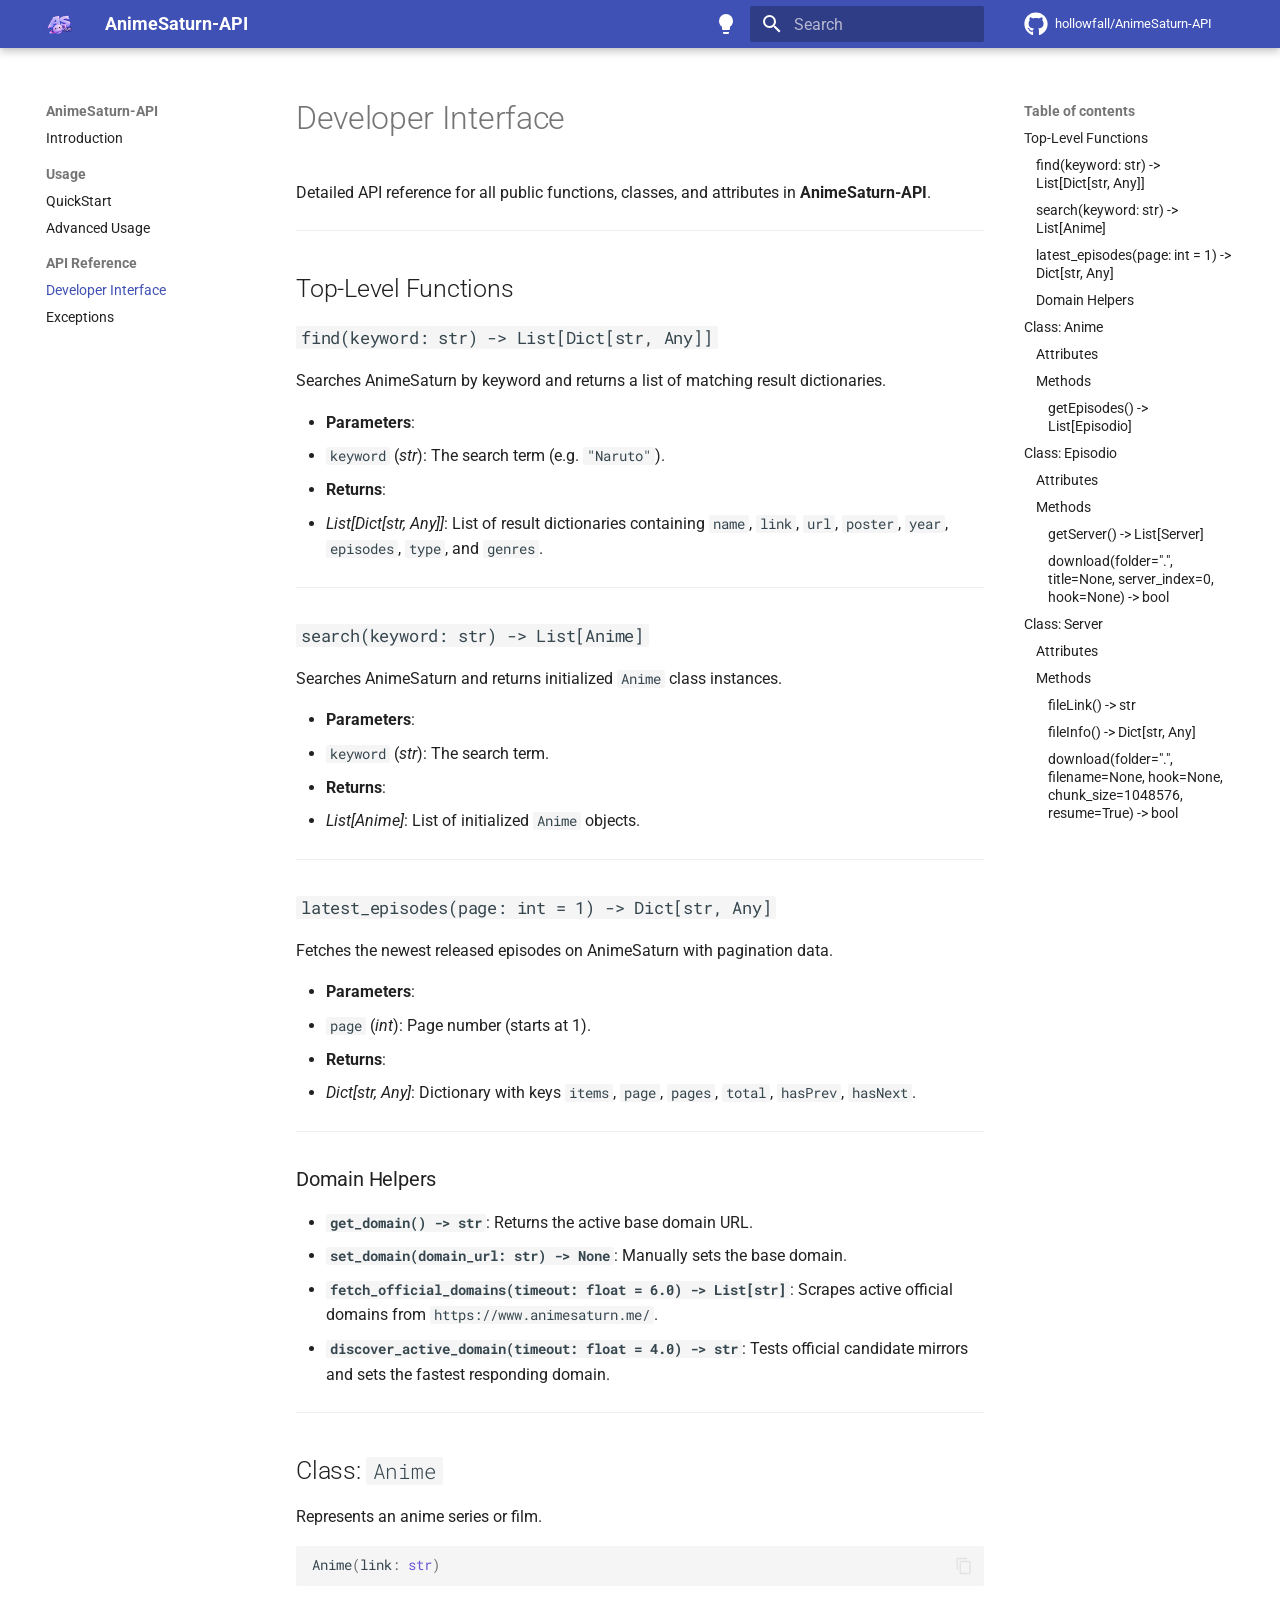
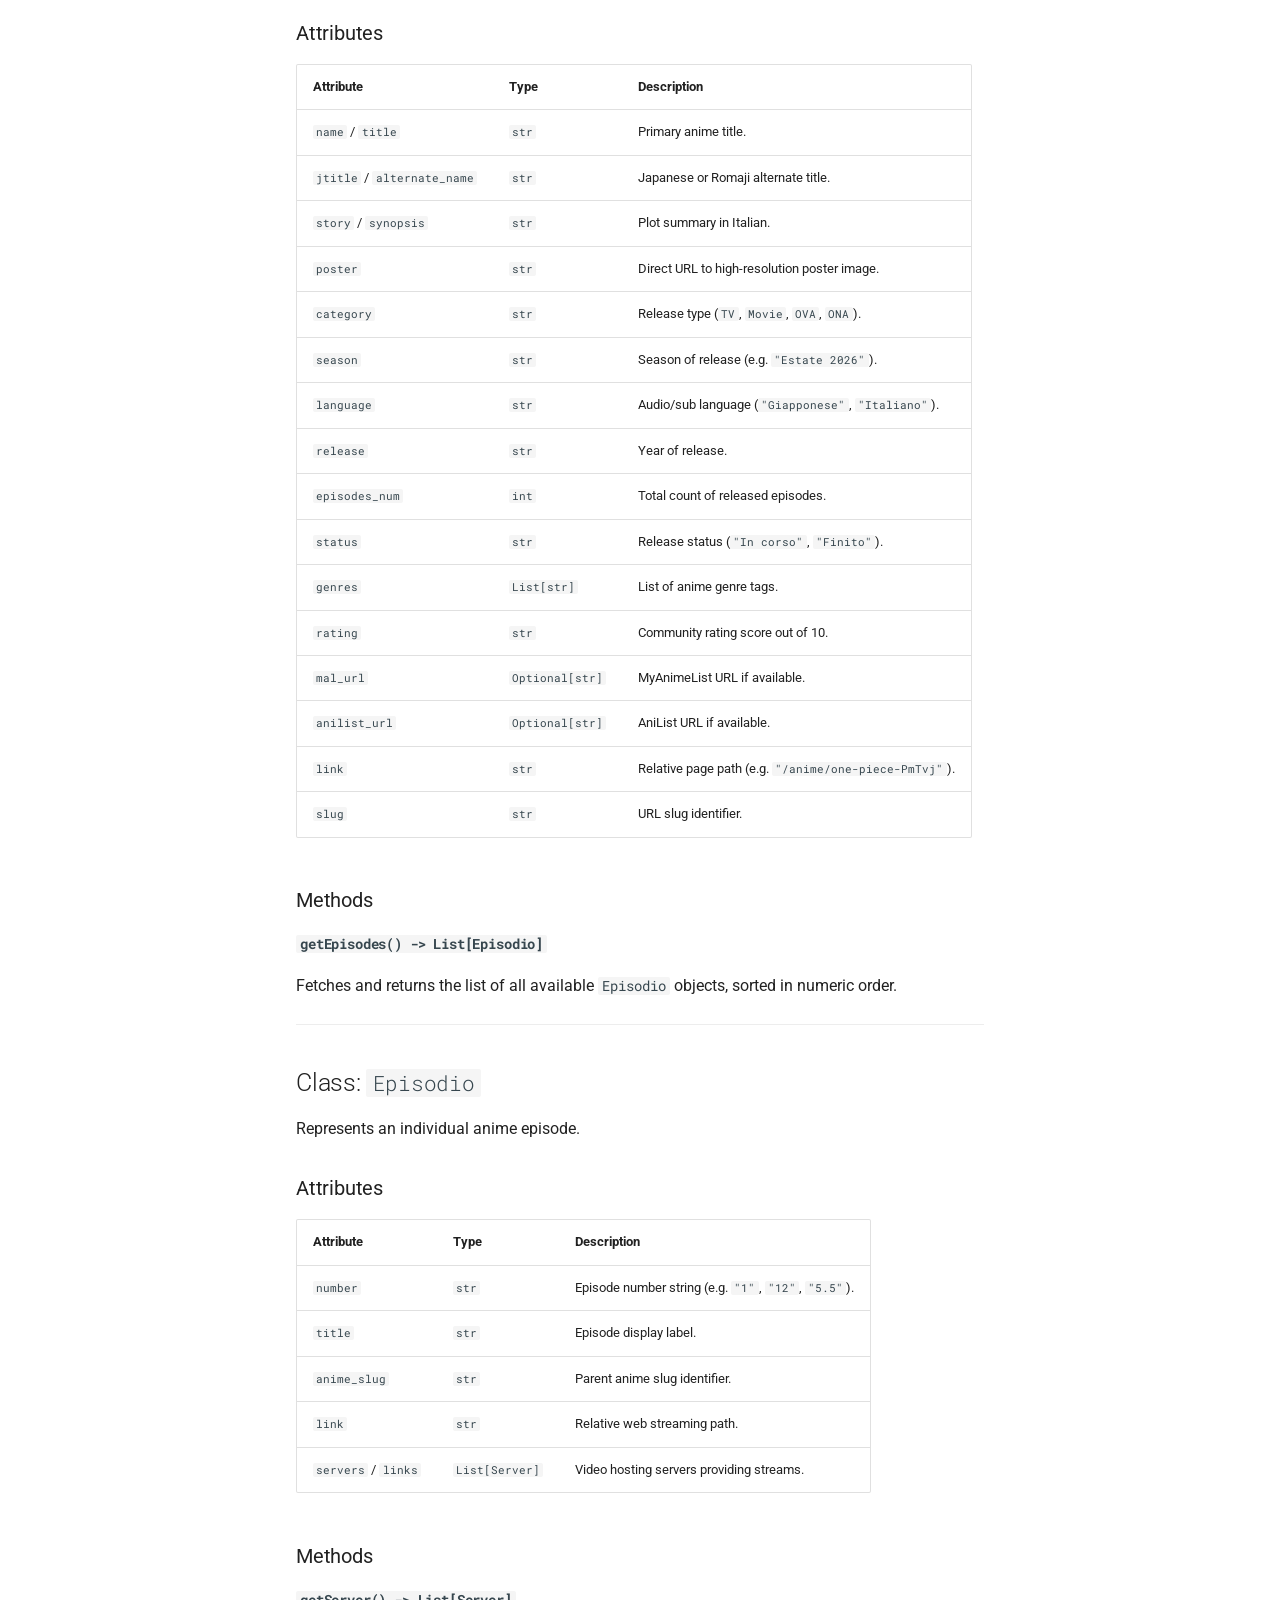
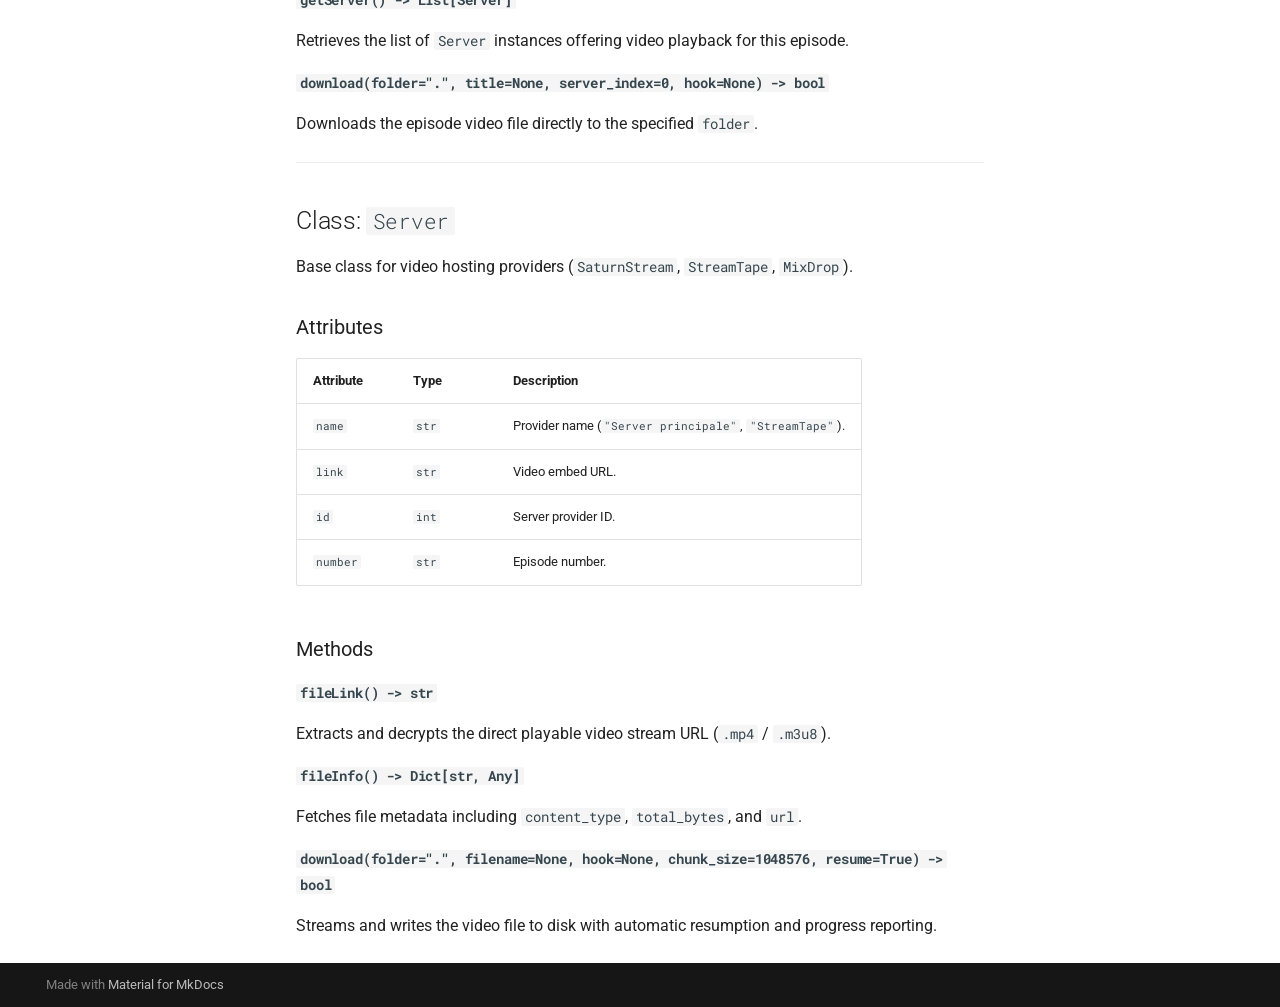
<file: docs/api-reference/developer-interface/index.html>
<!doctype html>
<html lang="en" class="no-js">
  <head>
    
      <meta charset="utf-8">
      <meta name="viewport" content="width=device-width,initial-scale=1">
      
        <meta name="description" content="UNOFFICIAL high-performance Python library for AnimeSaturn and its official mirrors">
      
      
      
        <link rel="canonical" href="https://animesaturn.lawliet.lol/docs/api-reference/developer-interface/">
      
      
        <link rel="prev" href="../../usage/advanced/">
      
      
        <link rel="next" href="../exceptions/">
      
      
        
      
      
      <link rel="icon" href="../../static/img/logo.png">
      <meta name="generator" content="mkdocs-1.6.1, mkdocs-material-9.7.7">
    
    
      
        <title>Developer Interface - AnimeSaturn-API</title>
      
    
    
      <link rel="stylesheet" href="../../assets/stylesheets/main.ec1eaa64.min.css">
      
        
        <link rel="stylesheet" href="../../assets/stylesheets/palette.ab4e12ef.min.css">
      
      


    
    
      
    
    
      
        
        
        <link rel="preconnect" href="https://fonts.gstatic.com" crossorigin>
        <link rel="stylesheet" href="https://fonts.googleapis.com/css?family=Roboto:300,300i,400,400i,700,700i%7CRoboto+Mono:400,400i,700,700i&display=fallback">
        <style>:root{--md-text-font:"Roboto";--md-code-font:"Roboto Mono"}</style>
      
    
    
    <script>__md_scope=new URL("../..",location),__md_hash=e=>[...e].reduce(((e,_)=>(e<<5)-e+_.charCodeAt(0)),0),__md_get=(e,_=localStorage,t=__md_scope)=>JSON.parse(_.getItem(t.pathname+"."+e)),__md_set=(e,_,t=localStorage,a=__md_scope)=>{try{t.setItem(a.pathname+"."+e,JSON.stringify(_))}catch(e){}}</script>
    
      

    
    
  </head>
  
  
    
    
      
    
    
    
    
    <body dir="ltr" data-md-color-scheme="default" data-md-color-primary="indigo" data-md-color-accent="amber">
  
    
    <input class="md-toggle" data-md-toggle="drawer" type="checkbox" id="__drawer" autocomplete="off">
    <input class="md-toggle" data-md-toggle="search" type="checkbox" id="__search" autocomplete="off">
    <label class="md-overlay" for="__drawer"></label>
    <div data-md-component="skip">
      
        
        <a href="#developer-interface" class="md-skip">
          Skip to content
        </a>
      
    </div>
    <div data-md-component="announce">
      
    </div>
    
    
      

  

<header class="md-header md-header--shadow" data-md-component="header">
  <nav class="md-header__inner md-grid" aria-label="Header">
    <a href="../.." title="AnimeSaturn-API" class="md-header__button md-logo" aria-label="AnimeSaturn-API" data-md-component="logo">
      
  <img src="../../static/img/logo.png" alt="logo">

    </a>
    <label class="md-header__button md-icon" for="__drawer">
      
      <svg xmlns="http://www.w3.org/2000/svg" viewBox="0 0 24 24"><path d="M3 6h18v2H3zm0 5h18v2H3zm0 5h18v2H3z"/></svg>
    </label>
    <div class="md-header__title" data-md-component="header-title">
      <div class="md-header__ellipsis">
        <div class="md-header__topic">
          <span class="md-ellipsis">
            AnimeSaturn-API
          </span>
        </div>
        <div class="md-header__topic" data-md-component="header-topic">
          <span class="md-ellipsis">
            
              Developer Interface
            
          </span>
        </div>
      </div>
    </div>
    
      
        <form class="md-header__option" data-md-component="palette">
  
    
    
    
    <input class="md-option" data-md-color-media="(prefers-color-scheme: light)" data-md-color-scheme="default" data-md-color-primary="indigo" data-md-color-accent="amber"  aria-label="Switch to dark mode"  type="radio" name="__palette" id="__palette_0">
    
      <label class="md-header__button md-icon" title="Switch to dark mode" for="__palette_1" hidden>
        <svg xmlns="http://www.w3.org/2000/svg" viewBox="0 0 24 24"><path d="M12 2a7 7 0 0 0-7 7c0 2.38 1.19 4.47 3 5.74V17a1 1 0 0 0 1 1h6a1 1 0 0 0 1-1v-2.26c1.81-1.27 3-3.36 3-5.74a7 7 0 0 0-7-7M9 21a1 1 0 0 0 1 1h4a1 1 0 0 0 1-1v-1H9z"/></svg>
      </label>
    
  
    
    
    
    <input class="md-option" data-md-color-media="(prefers-color-scheme: dark)" data-md-color-scheme="slate" data-md-color-primary="indigo" data-md-color-accent="amber"  aria-label="Switch to light mode"  type="radio" name="__palette" id="__palette_1">
    
      <label class="md-header__button md-icon" title="Switch to light mode" for="__palette_0" hidden>
        <svg xmlns="http://www.w3.org/2000/svg" viewBox="0 0 24 24"><path d="M12 2a7 7 0 0 1 7 7c0 2.38-1.19 4.47-3 5.74V17a1 1 0 0 1-1 1H9a1 1 0 0 1-1-1v-2.26C6.19 13.47 5 11.38 5 9a7 7 0 0 1 7-7M9 21v-1h6v1a1 1 0 0 1-1 1h-4a1 1 0 0 1-1-1m3-17a5 5 0 0 0-5 5c0 2.05 1.23 3.81 3 4.58V16h4v-2.42c1.77-.77 3-2.53 3-4.58a5 5 0 0 0-5-5"/></svg>
      </label>
    
  
</form>
      
    
    
      <script>var palette=__md_get("__palette");if(palette&&palette.color){if("(prefers-color-scheme)"===palette.color.media){var media=matchMedia("(prefers-color-scheme: light)"),input=document.querySelector(media.matches?"[data-md-color-media='(prefers-color-scheme: light)']":"[data-md-color-media='(prefers-color-scheme: dark)']");palette.color.media=input.getAttribute("data-md-color-media"),palette.color.scheme=input.getAttribute("data-md-color-scheme"),palette.color.primary=input.getAttribute("data-md-color-primary"),palette.color.accent=input.getAttribute("data-md-color-accent")}for(var[key,value]of Object.entries(palette.color))document.body.setAttribute("data-md-color-"+key,value)}</script>
    
    
    
      
      
        <label class="md-header__button md-icon" for="__search">
          
          <svg xmlns="http://www.w3.org/2000/svg" viewBox="0 0 24 24"><path d="M9.5 3A6.5 6.5 0 0 1 16 9.5c0 1.61-.59 3.09-1.56 4.23l.27.27h.79l5 5-1.5 1.5-5-5v-.79l-.27-.27A6.52 6.52 0 0 1 9.5 16 6.5 6.5 0 0 1 3 9.5 6.5 6.5 0 0 1 9.5 3m0 2C7 5 5 7 5 9.5S7 14 9.5 14 14 12 14 9.5 12 5 9.5 5"/></svg>
        </label>
        <div class="md-search" data-md-component="search" role="dialog">
  <label class="md-search__overlay" for="__search"></label>
  <div class="md-search__inner" role="search">
    <form class="md-search__form" name="search">
      <input type="text" class="md-search__input" name="query" aria-label="Search" placeholder="Search" autocapitalize="off" autocorrect="off" autocomplete="off" spellcheck="false" data-md-component="search-query" required>
      <label class="md-search__icon md-icon" for="__search">
        
        <svg xmlns="http://www.w3.org/2000/svg" viewBox="0 0 24 24"><path d="M9.5 3A6.5 6.5 0 0 1 16 9.5c0 1.61-.59 3.09-1.56 4.23l.27.27h.79l5 5-1.5 1.5-5-5v-.79l-.27-.27A6.52 6.52 0 0 1 9.5 16 6.5 6.5 0 0 1 3 9.5 6.5 6.5 0 0 1 9.5 3m0 2C7 5 5 7 5 9.5S7 14 9.5 14 14 12 14 9.5 12 5 9.5 5"/></svg>
        
        <svg xmlns="http://www.w3.org/2000/svg" viewBox="0 0 24 24"><path d="M20 11v2H8l5.5 5.5-1.42 1.42L4.16 12l7.92-7.92L13.5 5.5 8 11z"/></svg>
      </label>
      <nav class="md-search__options" aria-label="Search">
        
        <button type="reset" class="md-search__icon md-icon" title="Clear" aria-label="Clear" tabindex="-1">
          
          <svg xmlns="http://www.w3.org/2000/svg" viewBox="0 0 24 24"><path d="M19 6.41 17.59 5 12 10.59 6.41 5 5 6.41 10.59 12 5 17.59 6.41 19 12 13.41 17.59 19 19 17.59 13.41 12z"/></svg>
        </button>
      </nav>
      
        <div class="md-search__suggest" data-md-component="search-suggest"></div>
      
    </form>
    <div class="md-search__output">
      <div class="md-search__scrollwrap" tabindex="0" data-md-scrollfix>
        <div class="md-search-result" data-md-component="search-result">
          <div class="md-search-result__meta">
            Initializing search
          </div>
          <ol class="md-search-result__list" role="presentation"></ol>
        </div>
      </div>
    </div>
  </div>
</div>
      
    
    
      <div class="md-header__source">
        <a href="https://github.com/hollowfall/AnimeSaturn-API" title="Go to repository" class="md-source" data-md-component="source">
  <div class="md-source__icon md-icon">
    
    <svg xmlns="http://www.w3.org/2000/svg" viewBox="0 0 512 512"><!--! Font Awesome Free 7.1.0 by @fontawesome - https://fontawesome.com License - https://fontawesome.com/license/free (Icons: CC BY 4.0, Fonts: SIL OFL 1.1, Code: MIT License) Copyright 2025 Fonticons, Inc.--><path d="M173.9 397.4c0 2-2.3 3.6-5.2 3.6-3.3.3-5.6-1.3-5.6-3.6 0-2 2.3-3.6 5.2-3.6 3-.3 5.6 1.3 5.6 3.6m-31.1-4.5c-.7 2 1.3 4.3 4.3 4.9 2.6 1 5.6 0 6.2-2s-1.3-4.3-4.3-5.2c-2.6-.7-5.5.3-6.2 2.3m44.2-1.7c-2.9.7-4.9 2.6-4.6 4.9.3 2 2.9 3.3 5.9 2.6 2.9-.7 4.9-2.6 4.6-4.6-.3-1.9-3-3.2-5.9-2.9M252.8 8C114.1 8 8 113.3 8 252c0 110.9 69.8 205.8 169.5 239.2 12.8 2.3 17.3-5.6 17.3-12.1 0-6.2-.3-40.4-.3-61.4 0 0-70 15-84.7-29.8 0 0-11.4-29.1-27.8-36.6 0 0-22.9-15.7 1.6-15.4 0 0 24.9 2 38.6 25.8 21.9 38.6 58.6 27.5 72.9 20.9 2.3-16 8.8-27.1 16-33.7-55.9-6.2-112.3-14.3-112.3-110.5 0-27.5 7.6-41.3 23.6-58.9-2.6-6.5-11.1-33.3 2.6-67.9 20.9-6.5 69 27 69 27 20-5.6 41.5-8.5 62.8-8.5s42.8 2.9 62.8 8.5c0 0 48.1-33.6 69-27 13.7 34.7 5.2 61.4 2.6 67.9 16 17.7 25.8 31.5 25.8 58.9 0 96.5-58.9 104.2-114.8 110.5 9.2 7.9 17 22.9 17 46.4 0 33.7-.3 75.4-.3 83.6 0 6.5 4.6 14.4 17.3 12.1C436.2 457.8 504 362.9 504 252 504 113.3 391.5 8 252.8 8M105.2 352.9c-1.3 1-1 3.3.7 5.2 1.6 1.6 3.9 2.3 5.2 1 1.3-1 1-3.3-.7-5.2-1.6-1.6-3.9-2.3-5.2-1m-10.8-8.1c-.7 1.3.3 2.9 2.3 3.9 1.6 1 3.6.7 4.3-.7.7-1.3-.3-2.9-2.3-3.9-2-.6-3.6-.3-4.3.7m32.4 35.6c-1.6 1.3-1 4.3 1.3 6.2 2.3 2.3 5.2 2.6 6.5 1 1.3-1.3.7-4.3-1.3-6.2-2.2-2.3-5.2-2.6-6.5-1m-11.4-14.7c-1.6 1-1.6 3.6 0 5.9s4.3 3.3 5.6 2.3c1.6-1.3 1.6-3.9 0-6.2-1.4-2.3-4-3.3-5.6-2"/></svg>
  </div>
  <div class="md-source__repository">
    hollowfall/AnimeSaturn-API
  </div>
</a>
      </div>
    
  </nav>
  
</header>
    
    <div class="md-container" data-md-component="container">
      
      
        
          
        
      
      <main class="md-main" data-md-component="main">
        <div class="md-main__inner md-grid">
          
            
              
              <div class="md-sidebar md-sidebar--primary" data-md-component="sidebar" data-md-type="navigation" >
                <div class="md-sidebar__scrollwrap">
                  <div class="md-sidebar__inner">
                    



<nav class="md-nav md-nav--primary" aria-label="Navigation" data-md-level="0">
  <label class="md-nav__title" for="__drawer">
    <a href="../.." title="AnimeSaturn-API" class="md-nav__button md-logo" aria-label="AnimeSaturn-API" data-md-component="logo">
      
  <img src="../../static/img/logo.png" alt="logo">

    </a>
    AnimeSaturn-API
  </label>
  
    <div class="md-nav__source">
      <a href="https://github.com/hollowfall/AnimeSaturn-API" title="Go to repository" class="md-source" data-md-component="source">
  <div class="md-source__icon md-icon">
    
    <svg xmlns="http://www.w3.org/2000/svg" viewBox="0 0 512 512"><!--! Font Awesome Free 7.1.0 by @fontawesome - https://fontawesome.com License - https://fontawesome.com/license/free (Icons: CC BY 4.0, Fonts: SIL OFL 1.1, Code: MIT License) Copyright 2025 Fonticons, Inc.--><path d="M173.9 397.4c0 2-2.3 3.6-5.2 3.6-3.3.3-5.6-1.3-5.6-3.6 0-2 2.3-3.6 5.2-3.6 3-.3 5.6 1.3 5.6 3.6m-31.1-4.5c-.7 2 1.3 4.3 4.3 4.9 2.6 1 5.6 0 6.2-2s-1.3-4.3-4.3-5.2c-2.6-.7-5.5.3-6.2 2.3m44.2-1.7c-2.9.7-4.9 2.6-4.6 4.9.3 2 2.9 3.3 5.9 2.6 2.9-.7 4.9-2.6 4.6-4.6-.3-1.9-3-3.2-5.9-2.9M252.8 8C114.1 8 8 113.3 8 252c0 110.9 69.8 205.8 169.5 239.2 12.8 2.3 17.3-5.6 17.3-12.1 0-6.2-.3-40.4-.3-61.4 0 0-70 15-84.7-29.8 0 0-11.4-29.1-27.8-36.6 0 0-22.9-15.7 1.6-15.4 0 0 24.9 2 38.6 25.8 21.9 38.6 58.6 27.5 72.9 20.9 2.3-16 8.8-27.1 16-33.7-55.9-6.2-112.3-14.3-112.3-110.5 0-27.5 7.6-41.3 23.6-58.9-2.6-6.5-11.1-33.3 2.6-67.9 20.9-6.5 69 27 69 27 20-5.6 41.5-8.5 62.8-8.5s42.8 2.9 62.8 8.5c0 0 48.1-33.6 69-27 13.7 34.7 5.2 61.4 2.6 67.9 16 17.7 25.8 31.5 25.8 58.9 0 96.5-58.9 104.2-114.8 110.5 9.2 7.9 17 22.9 17 46.4 0 33.7-.3 75.4-.3 83.6 0 6.5 4.6 14.4 17.3 12.1C436.2 457.8 504 362.9 504 252 504 113.3 391.5 8 252.8 8M105.2 352.9c-1.3 1-1 3.3.7 5.2 1.6 1.6 3.9 2.3 5.2 1 1.3-1 1-3.3-.7-5.2-1.6-1.6-3.9-2.3-5.2-1m-10.8-8.1c-.7 1.3.3 2.9 2.3 3.9 1.6 1 3.6.7 4.3-.7.7-1.3-.3-2.9-2.3-3.9-2-.6-3.6-.3-4.3.7m32.4 35.6c-1.6 1.3-1 4.3 1.3 6.2 2.3 2.3 5.2 2.6 6.5 1 1.3-1.3.7-4.3-1.3-6.2-2.2-2.3-5.2-2.6-6.5-1m-11.4-14.7c-1.6 1-1.6 3.6 0 5.9s4.3 3.3 5.6 2.3c1.6-1.3 1.6-3.9 0-6.2-1.4-2.3-4-3.3-5.6-2"/></svg>
  </div>
  <div class="md-source__repository">
    hollowfall/AnimeSaturn-API
  </div>
</a>
    </div>
  
  <ul class="md-nav__list" data-md-scrollfix>
    
      
      
  
  
  
  
    <li class="md-nav__item">
      <a href="../.." class="md-nav__link">
        
  
  
  <span class="md-ellipsis">
    
  
    Introduction
  

    
  </span>
  
  

      </a>
    </li>
  

    
      
      
  
  
  
  
    
    
    
    
      
        
        
      
    
    
    <li class="md-nav__item md-nav__item--section md-nav__item--nested">
      
        
        
        <input class="md-nav__toggle md-toggle " type="checkbox" id="__nav_2" >
        
          
          <label class="md-nav__link" for="__nav_2" id="__nav_2_label" tabindex="">
            
  
  
  <span class="md-ellipsis">
    
  
    Usage
  

    
  </span>
  
  

            <span class="md-nav__icon md-icon"></span>
          </label>
        
        <nav class="md-nav" data-md-level="1" aria-labelledby="__nav_2_label" aria-expanded="false">
          <label class="md-nav__title" for="__nav_2">
            <span class="md-nav__icon md-icon"></span>
            
  
    Usage
  

          </label>
          <ul class="md-nav__list" data-md-scrollfix>
            
              
                
  
  
  
  
    <li class="md-nav__item">
      <a href="../../usage/quickstart/" class="md-nav__link">
        
  
  
  <span class="md-ellipsis">
    
  
    QuickStart
  

    
  </span>
  
  

      </a>
    </li>
  

              
            
              
                
  
  
  
  
    <li class="md-nav__item">
      <a href="../../usage/advanced/" class="md-nav__link">
        
  
  
  <span class="md-ellipsis">
    
  
    Advanced Usage
  

    
  </span>
  
  

      </a>
    </li>
  

              
            
          </ul>
        </nav>
      
    </li>
  

    
      
      
  
  
    
  
  
  
    
    
    
    
      
        
        
      
    
    
    <li class="md-nav__item md-nav__item--active md-nav__item--section md-nav__item--nested">
      
        
        
        <input class="md-nav__toggle md-toggle " type="checkbox" id="__nav_3" checked>
        
          
          <label class="md-nav__link" for="__nav_3" id="__nav_3_label" tabindex="">
            
  
  
  <span class="md-ellipsis">
    
  
    API Reference
  

    
  </span>
  
  

            <span class="md-nav__icon md-icon"></span>
          </label>
        
        <nav class="md-nav" data-md-level="1" aria-labelledby="__nav_3_label" aria-expanded="true">
          <label class="md-nav__title" for="__nav_3">
            <span class="md-nav__icon md-icon"></span>
            
  
    API Reference
  

          </label>
          <ul class="md-nav__list" data-md-scrollfix>
            
              
                
  
  
    
  
  
  
    <li class="md-nav__item md-nav__item--active">
      
      <input class="md-nav__toggle md-toggle" type="checkbox" id="__toc">
      
      
        
      
      
        <label class="md-nav__link md-nav__link--active" for="__toc">
          
  
  
  <span class="md-ellipsis">
    
  
    Developer Interface
  

    
  </span>
  
  

          <span class="md-nav__icon md-icon"></span>
        </label>
      
      <a href="./" class="md-nav__link md-nav__link--active">
        
  
  
  <span class="md-ellipsis">
    
  
    Developer Interface
  

    
  </span>
  
  

      </a>
      
        

<nav class="md-nav md-nav--secondary" aria-label="Table of contents">
  
  
  
    
  
  
    <label class="md-nav__title" for="__toc">
      <span class="md-nav__icon md-icon"></span>
      Table of contents
    </label>
    <ul class="md-nav__list" data-md-component="toc" data-md-scrollfix>
      
        <li class="md-nav__item">
  <a href="#top-level-functions" class="md-nav__link">
    <span class="md-ellipsis">
      
        Top-Level Functions
      
    </span>
  </a>
  
    <nav class="md-nav" aria-label="Top-Level Functions">
      <ul class="md-nav__list">
        
          <li class="md-nav__item">
  <a href="#findkeyword-str-listdictstr-any" class="md-nav__link">
    <span class="md-ellipsis">
      
        find(keyword: str) -&gt; List[Dict[str, Any]]
      
    </span>
  </a>
  
</li>
        
          <li class="md-nav__item">
  <a href="#searchkeyword-str-listanime" class="md-nav__link">
    <span class="md-ellipsis">
      
        search(keyword: str) -&gt; List[Anime]
      
    </span>
  </a>
  
</li>
        
          <li class="md-nav__item">
  <a href="#latest_episodespage-int-1-dictstr-any" class="md-nav__link">
    <span class="md-ellipsis">
      
        latest_episodes(page: int = 1) -&gt; Dict[str, Any]
      
    </span>
  </a>
  
</li>
        
          <li class="md-nav__item">
  <a href="#domain-helpers" class="md-nav__link">
    <span class="md-ellipsis">
      
        Domain Helpers
      
    </span>
  </a>
  
</li>
        
      </ul>
    </nav>
  
</li>
      
        <li class="md-nav__item">
  <a href="#class-anime" class="md-nav__link">
    <span class="md-ellipsis">
      
        Class: Anime
      
    </span>
  </a>
  
    <nav class="md-nav" aria-label="Class: Anime">
      <ul class="md-nav__list">
        
          <li class="md-nav__item">
  <a href="#attributes" class="md-nav__link">
    <span class="md-ellipsis">
      
        Attributes
      
    </span>
  </a>
  
</li>
        
          <li class="md-nav__item">
  <a href="#methods" class="md-nav__link">
    <span class="md-ellipsis">
      
        Methods
      
    </span>
  </a>
  
    <nav class="md-nav" aria-label="Methods">
      <ul class="md-nav__list">
        
          <li class="md-nav__item">
  <a href="#getepisodes-listepisodio" class="md-nav__link">
    <span class="md-ellipsis">
      
        getEpisodes() -&gt; List[Episodio]
      
    </span>
  </a>
  
</li>
        
      </ul>
    </nav>
  
</li>
        
      </ul>
    </nav>
  
</li>
      
        <li class="md-nav__item">
  <a href="#class-episodio" class="md-nav__link">
    <span class="md-ellipsis">
      
        Class: Episodio
      
    </span>
  </a>
  
    <nav class="md-nav" aria-label="Class: Episodio">
      <ul class="md-nav__list">
        
          <li class="md-nav__item">
  <a href="#attributes_1" class="md-nav__link">
    <span class="md-ellipsis">
      
        Attributes
      
    </span>
  </a>
  
</li>
        
          <li class="md-nav__item">
  <a href="#methods_1" class="md-nav__link">
    <span class="md-ellipsis">
      
        Methods
      
    </span>
  </a>
  
    <nav class="md-nav" aria-label="Methods">
      <ul class="md-nav__list">
        
          <li class="md-nav__item">
  <a href="#getserver-listserver" class="md-nav__link">
    <span class="md-ellipsis">
      
        getServer() -&gt; List[Server]
      
    </span>
  </a>
  
</li>
        
          <li class="md-nav__item">
  <a href="#downloadfolder-titlenone-server_index0-hooknone-bool" class="md-nav__link">
    <span class="md-ellipsis">
      
        download(folder=".", title=None, server_index=0, hook=None) -&gt; bool
      
    </span>
  </a>
  
</li>
        
      </ul>
    </nav>
  
</li>
        
      </ul>
    </nav>
  
</li>
      
        <li class="md-nav__item">
  <a href="#class-server" class="md-nav__link">
    <span class="md-ellipsis">
      
        Class: Server
      
    </span>
  </a>
  
    <nav class="md-nav" aria-label="Class: Server">
      <ul class="md-nav__list">
        
          <li class="md-nav__item">
  <a href="#attributes_2" class="md-nav__link">
    <span class="md-ellipsis">
      
        Attributes
      
    </span>
  </a>
  
</li>
        
          <li class="md-nav__item">
  <a href="#methods_2" class="md-nav__link">
    <span class="md-ellipsis">
      
        Methods
      
    </span>
  </a>
  
    <nav class="md-nav" aria-label="Methods">
      <ul class="md-nav__list">
        
          <li class="md-nav__item">
  <a href="#filelink-str" class="md-nav__link">
    <span class="md-ellipsis">
      
        fileLink() -&gt; str
      
    </span>
  </a>
  
</li>
        
          <li class="md-nav__item">
  <a href="#fileinfo-dictstr-any" class="md-nav__link">
    <span class="md-ellipsis">
      
        fileInfo() -&gt; Dict[str, Any]
      
    </span>
  </a>
  
</li>
        
          <li class="md-nav__item">
  <a href="#downloadfolder-filenamenone-hooknone-chunk_size1048576-resumetrue-bool" class="md-nav__link">
    <span class="md-ellipsis">
      
        download(folder=".", filename=None, hook=None, chunk_size=1048576, resume=True) -&gt; bool
      
    </span>
  </a>
  
</li>
        
      </ul>
    </nav>
  
</li>
        
      </ul>
    </nav>
  
</li>
      
    </ul>
  
</nav>
      
    </li>
  

              
            
              
                
  
  
  
  
    <li class="md-nav__item">
      <a href="../exceptions/" class="md-nav__link">
        
  
  
  <span class="md-ellipsis">
    
  
    Exceptions
  

    
  </span>
  
  

      </a>
    </li>
  

              
            
          </ul>
        </nav>
      
    </li>
  

    
  </ul>
</nav>
                  </div>
                </div>
              </div>
            
            
              
              <div class="md-sidebar md-sidebar--secondary" data-md-component="sidebar" data-md-type="toc" >
                <div class="md-sidebar__scrollwrap">
                  <div class="md-sidebar__inner">
                    

<nav class="md-nav md-nav--secondary" aria-label="Table of contents">
  
  
  
    
  
  
    <label class="md-nav__title" for="__toc">
      <span class="md-nav__icon md-icon"></span>
      Table of contents
    </label>
    <ul class="md-nav__list" data-md-component="toc" data-md-scrollfix>
      
        <li class="md-nav__item">
  <a href="#top-level-functions" class="md-nav__link">
    <span class="md-ellipsis">
      
        Top-Level Functions
      
    </span>
  </a>
  
    <nav class="md-nav" aria-label="Top-Level Functions">
      <ul class="md-nav__list">
        
          <li class="md-nav__item">
  <a href="#findkeyword-str-listdictstr-any" class="md-nav__link">
    <span class="md-ellipsis">
      
        find(keyword: str) -&gt; List[Dict[str, Any]]
      
    </span>
  </a>
  
</li>
        
          <li class="md-nav__item">
  <a href="#searchkeyword-str-listanime" class="md-nav__link">
    <span class="md-ellipsis">
      
        search(keyword: str) -&gt; List[Anime]
      
    </span>
  </a>
  
</li>
        
          <li class="md-nav__item">
  <a href="#latest_episodespage-int-1-dictstr-any" class="md-nav__link">
    <span class="md-ellipsis">
      
        latest_episodes(page: int = 1) -&gt; Dict[str, Any]
      
    </span>
  </a>
  
</li>
        
          <li class="md-nav__item">
  <a href="#domain-helpers" class="md-nav__link">
    <span class="md-ellipsis">
      
        Domain Helpers
      
    </span>
  </a>
  
</li>
        
      </ul>
    </nav>
  
</li>
      
        <li class="md-nav__item">
  <a href="#class-anime" class="md-nav__link">
    <span class="md-ellipsis">
      
        Class: Anime
      
    </span>
  </a>
  
    <nav class="md-nav" aria-label="Class: Anime">
      <ul class="md-nav__list">
        
          <li class="md-nav__item">
  <a href="#attributes" class="md-nav__link">
    <span class="md-ellipsis">
      
        Attributes
      
    </span>
  </a>
  
</li>
        
          <li class="md-nav__item">
  <a href="#methods" class="md-nav__link">
    <span class="md-ellipsis">
      
        Methods
      
    </span>
  </a>
  
    <nav class="md-nav" aria-label="Methods">
      <ul class="md-nav__list">
        
          <li class="md-nav__item">
  <a href="#getepisodes-listepisodio" class="md-nav__link">
    <span class="md-ellipsis">
      
        getEpisodes() -&gt; List[Episodio]
      
    </span>
  </a>
  
</li>
        
      </ul>
    </nav>
  
</li>
        
      </ul>
    </nav>
  
</li>
      
        <li class="md-nav__item">
  <a href="#class-episodio" class="md-nav__link">
    <span class="md-ellipsis">
      
        Class: Episodio
      
    </span>
  </a>
  
    <nav class="md-nav" aria-label="Class: Episodio">
      <ul class="md-nav__list">
        
          <li class="md-nav__item">
  <a href="#attributes_1" class="md-nav__link">
    <span class="md-ellipsis">
      
        Attributes
      
    </span>
  </a>
  
</li>
        
          <li class="md-nav__item">
  <a href="#methods_1" class="md-nav__link">
    <span class="md-ellipsis">
      
        Methods
      
    </span>
  </a>
  
    <nav class="md-nav" aria-label="Methods">
      <ul class="md-nav__list">
        
          <li class="md-nav__item">
  <a href="#getserver-listserver" class="md-nav__link">
    <span class="md-ellipsis">
      
        getServer() -&gt; List[Server]
      
    </span>
  </a>
  
</li>
        
          <li class="md-nav__item">
  <a href="#downloadfolder-titlenone-server_index0-hooknone-bool" class="md-nav__link">
    <span class="md-ellipsis">
      
        download(folder=".", title=None, server_index=0, hook=None) -&gt; bool
      
    </span>
  </a>
  
</li>
        
      </ul>
    </nav>
  
</li>
        
      </ul>
    </nav>
  
</li>
      
        <li class="md-nav__item">
  <a href="#class-server" class="md-nav__link">
    <span class="md-ellipsis">
      
        Class: Server
      
    </span>
  </a>
  
    <nav class="md-nav" aria-label="Class: Server">
      <ul class="md-nav__list">
        
          <li class="md-nav__item">
  <a href="#attributes_2" class="md-nav__link">
    <span class="md-ellipsis">
      
        Attributes
      
    </span>
  </a>
  
</li>
        
          <li class="md-nav__item">
  <a href="#methods_2" class="md-nav__link">
    <span class="md-ellipsis">
      
        Methods
      
    </span>
  </a>
  
    <nav class="md-nav" aria-label="Methods">
      <ul class="md-nav__list">
        
          <li class="md-nav__item">
  <a href="#filelink-str" class="md-nav__link">
    <span class="md-ellipsis">
      
        fileLink() -&gt; str
      
    </span>
  </a>
  
</li>
        
          <li class="md-nav__item">
  <a href="#fileinfo-dictstr-any" class="md-nav__link">
    <span class="md-ellipsis">
      
        fileInfo() -&gt; Dict[str, Any]
      
    </span>
  </a>
  
</li>
        
          <li class="md-nav__item">
  <a href="#downloadfolder-filenamenone-hooknone-chunk_size1048576-resumetrue-bool" class="md-nav__link">
    <span class="md-ellipsis">
      
        download(folder=".", filename=None, hook=None, chunk_size=1048576, resume=True) -&gt; bool
      
    </span>
  </a>
  
</li>
        
      </ul>
    </nav>
  
</li>
        
      </ul>
    </nav>
  
</li>
      
    </ul>
  
</nav>
                  </div>
                </div>
              </div>
            
          
          
            <div class="md-content" data-md-component="content">
              
              <article class="md-content__inner md-typeset">
                
                  



<h1 id="developer-interface">Developer Interface</h1>
<p>Detailed API reference for all public functions, classes, and attributes in <strong>AnimeSaturn-API</strong>.</p>
<hr />
<h2 id="top-level-functions">Top-Level Functions</h2>
<h3 id="findkeyword-str-listdictstr-any"><code>find(keyword: str) -&gt; List[Dict[str, Any]]</code></h3>
<p>Searches AnimeSaturn by keyword and returns a list of matching result dictionaries.</p>
<ul>
<li><strong>Parameters</strong>:</li>
<li><code>keyword</code> (<em>str</em>): The search term (e.g. <code>"Naruto"</code>).</li>
<li><strong>Returns</strong>:</li>
<li><em>List[Dict[str, Any]]</em>: List of result dictionaries containing <code>name</code>, <code>link</code>, <code>url</code>, <code>poster</code>, <code>year</code>, <code>episodes</code>, <code>type</code>, and <code>genres</code>.</li>
</ul>
<hr />
<h3 id="searchkeyword-str-listanime"><code>search(keyword: str) -&gt; List[Anime]</code></h3>
<p>Searches AnimeSaturn and returns initialized <code>Anime</code> class instances.</p>
<ul>
<li><strong>Parameters</strong>:</li>
<li><code>keyword</code> (<em>str</em>): The search term.</li>
<li><strong>Returns</strong>:</li>
<li><em>List[Anime]</em>: List of initialized <code>Anime</code> objects.</li>
</ul>
<hr />
<h3 id="latest_episodespage-int-1-dictstr-any"><code>latest_episodes(page: int = 1) -&gt; Dict[str, Any]</code></h3>
<p>Fetches the newest released episodes on AnimeSaturn with pagination data.</p>
<ul>
<li><strong>Parameters</strong>:</li>
<li><code>page</code> (<em>int</em>): Page number (starts at 1).</li>
<li><strong>Returns</strong>:</li>
<li><em>Dict[str, Any]</em>: Dictionary with keys <code>items</code>, <code>page</code>, <code>pages</code>, <code>total</code>, <code>hasPrev</code>, <code>hasNext</code>.</li>
</ul>
<hr />
<h3 id="domain-helpers">Domain Helpers</h3>
<ul>
<li><strong><code>get_domain() -&gt; str</code></strong>: Returns the active base domain URL.</li>
<li><strong><code>set_domain(domain_url: str) -&gt; None</code></strong>: Manually sets the base domain.</li>
<li><strong><code>fetch_official_domains(timeout: float = 6.0) -&gt; List[str]</code></strong>: Scrapes active official domains from <code>https://www.animesaturn.me/</code>.</li>
<li><strong><code>discover_active_domain(timeout: float = 4.0) -&gt; str</code></strong>: Tests official candidate mirrors and sets the fastest responding domain.</li>
</ul>
<hr />
<h2 id="class-anime">Class: <code>Anime</code></h2>
<p>Represents an anime series or film.</p>
<div class="language-python highlight"><pre><span></span><code><span id="__span-0-1"><a id="__codelineno-0-1" name="__codelineno-0-1" href="#__codelineno-0-1"></a><span class="n">Anime</span><span class="p">(</span><span class="n">link</span><span class="p">:</span> <span class="nb">str</span><span class="p">)</span>
</span></code></pre></div>
<h3 id="attributes">Attributes</h3>
<table>
<thead>
<tr>
<th>Attribute</th>
<th>Type</th>
<th>Description</th>
</tr>
</thead>
<tbody>
<tr>
<td><code>name</code> / <code>title</code></td>
<td><code>str</code></td>
<td>Primary anime title.</td>
</tr>
<tr>
<td><code>jtitle</code> / <code>alternate_name</code></td>
<td><code>str</code></td>
<td>Japanese or Romaji alternate title.</td>
</tr>
<tr>
<td><code>story</code> / <code>synopsis</code></td>
<td><code>str</code></td>
<td>Plot summary in Italian.</td>
</tr>
<tr>
<td><code>poster</code></td>
<td><code>str</code></td>
<td>Direct URL to high-resolution poster image.</td>
</tr>
<tr>
<td><code>category</code></td>
<td><code>str</code></td>
<td>Release type (<code>TV</code>, <code>Movie</code>, <code>OVA</code>, <code>ONA</code>).</td>
</tr>
<tr>
<td><code>season</code></td>
<td><code>str</code></td>
<td>Season of release (e.g. <code>"Estate 2026"</code>).</td>
</tr>
<tr>
<td><code>language</code></td>
<td><code>str</code></td>
<td>Audio/sub language (<code>"Giapponese"</code>, <code>"Italiano"</code>).</td>
</tr>
<tr>
<td><code>release</code></td>
<td><code>str</code></td>
<td>Year of release.</td>
</tr>
<tr>
<td><code>episodes_num</code></td>
<td><code>int</code></td>
<td>Total count of released episodes.</td>
</tr>
<tr>
<td><code>status</code></td>
<td><code>str</code></td>
<td>Release status (<code>"In corso"</code>, <code>"Finito"</code>).</td>
</tr>
<tr>
<td><code>genres</code></td>
<td><code>List[str]</code></td>
<td>List of anime genre tags.</td>
</tr>
<tr>
<td><code>rating</code></td>
<td><code>str</code></td>
<td>Community rating score out of 10.</td>
</tr>
<tr>
<td><code>mal_url</code></td>
<td><code>Optional[str]</code></td>
<td>MyAnimeList URL if available.</td>
</tr>
<tr>
<td><code>anilist_url</code></td>
<td><code>Optional[str]</code></td>
<td>AniList URL if available.</td>
</tr>
<tr>
<td><code>link</code></td>
<td><code>str</code></td>
<td>Relative page path (e.g. <code>"/anime/one-piece-PmTvj"</code>).</td>
</tr>
<tr>
<td><code>slug</code></td>
<td><code>str</code></td>
<td>URL slug identifier.</td>
</tr>
</tbody>
</table>
<h3 id="methods">Methods</h3>
<h4 id="getepisodes-listepisodio"><code>getEpisodes() -&gt; List[Episodio]</code></h4>
<p>Fetches and returns the list of all available <code>Episodio</code> objects, sorted in numeric order.</p>
<hr />
<h2 id="class-episodio">Class: <code>Episodio</code></h2>
<p>Represents an individual anime episode.</p>
<h3 id="attributes_1">Attributes</h3>
<table>
<thead>
<tr>
<th>Attribute</th>
<th>Type</th>
<th>Description</th>
</tr>
</thead>
<tbody>
<tr>
<td><code>number</code></td>
<td><code>str</code></td>
<td>Episode number string (e.g. <code>"1"</code>, <code>"12"</code>, <code>"5.5"</code>).</td>
</tr>
<tr>
<td><code>title</code></td>
<td><code>str</code></td>
<td>Episode display label.</td>
</tr>
<tr>
<td><code>anime_slug</code></td>
<td><code>str</code></td>
<td>Parent anime slug identifier.</td>
</tr>
<tr>
<td><code>link</code></td>
<td><code>str</code></td>
<td>Relative web streaming path.</td>
</tr>
<tr>
<td><code>servers</code> / <code>links</code></td>
<td><code>List[Server]</code></td>
<td>Video hosting servers providing streams.</td>
</tr>
</tbody>
</table>
<h3 id="methods_1">Methods</h3>
<h4 id="getserver-listserver"><code>getServer() -&gt; List[Server]</code></h4>
<p>Retrieves the list of <code>Server</code> instances offering video playback for this episode.</p>
<h4 id="downloadfolder-titlenone-server_index0-hooknone-bool"><code>download(folder=".", title=None, server_index=0, hook=None) -&gt; bool</code></h4>
<p>Downloads the episode video file directly to the specified <code>folder</code>.</p>
<hr />
<h2 id="class-server">Class: <code>Server</code></h2>
<p>Base class for video hosting providers (<code>SaturnStream</code>, <code>StreamTape</code>, <code>MixDrop</code>).</p>
<h3 id="attributes_2">Attributes</h3>
<table>
<thead>
<tr>
<th>Attribute</th>
<th>Type</th>
<th>Description</th>
</tr>
</thead>
<tbody>
<tr>
<td><code>name</code></td>
<td><code>str</code></td>
<td>Provider name (<code>"Server principale"</code>, <code>"StreamTape"</code>).</td>
</tr>
<tr>
<td><code>link</code></td>
<td><code>str</code></td>
<td>Video embed URL.</td>
</tr>
<tr>
<td><code>id</code></td>
<td><code>int</code></td>
<td>Server provider ID.</td>
</tr>
<tr>
<td><code>number</code></td>
<td><code>str</code></td>
<td>Episode number.</td>
</tr>
</tbody>
</table>
<h3 id="methods_2">Methods</h3>
<h4 id="filelink-str"><code>fileLink() -&gt; str</code></h4>
<p>Extracts and decrypts the direct playable video stream URL (<code>.mp4</code> / <code>.m3u8</code>).</p>
<h4 id="fileinfo-dictstr-any"><code>fileInfo() -&gt; Dict[str, Any]</code></h4>
<p>Fetches file metadata including <code>content_type</code>, <code>total_bytes</code>, and <code>url</code>.</p>
<h4 id="downloadfolder-filenamenone-hooknone-chunk_size1048576-resumetrue-bool"><code>download(folder=".", filename=None, hook=None, chunk_size=1048576, resume=True) -&gt; bool</code></h4>
<p>Streams and writes the video file to disk with automatic resumption and progress reporting.</p>












                
              </article>
            </div>
          
          
<script>var target=document.getElementById(location.hash.slice(1));target&&target.name&&(target.checked=target.name.startsWith("__tabbed_"))</script>
        </div>
        
          <button type="button" class="md-top md-icon" data-md-component="top" hidden>
  
  <svg xmlns="http://www.w3.org/2000/svg" viewBox="0 0 24 24"><path d="M13 20h-2V8l-5.5 5.5-1.42-1.42L12 4.16l7.92 7.92-1.42 1.42L13 8z"/></svg>
  Back to top
</button>
        
      </main>
      
        <footer class="md-footer">
  
  <div class="md-footer-meta md-typeset">
    <div class="md-footer-meta__inner md-grid">
      <div class="md-copyright">
  
  
    Made with
    <a href="https://squidfunk.github.io/mkdocs-material/" target="_blank" rel="noopener">
      Material for MkDocs
    </a>
  
</div>
      
    </div>
  </div>
</footer>
      
    </div>
    <div class="md-dialog" data-md-component="dialog">
      <div class="md-dialog__inner md-typeset"></div>
    </div>
    
    
    
      
      
      <script id="__config" type="application/json">{"annotate": null, "base": "../..", "features": ["navigation.sections", "navigation.tracking", "navigation.top", "search.suggest", "search.highlight", "content.code.annotate", "content.code.copy"], "search": "../../assets/javascripts/workers/search.2c215733.min.js", "tags": null, "translations": {"clipboard.copied": "Copied to clipboard", "clipboard.copy": "Copy to clipboard", "search.result.more.one": "1 more on this page", "search.result.more.other": "# more on this page", "search.result.none": "No matching documents", "search.result.one": "1 matching document", "search.result.other": "# matching documents", "search.result.placeholder": "Type to start searching", "search.result.term.missing": "Missing", "select.version": "Select version"}, "version": null}</script>
    
    
      <script src="../../assets/javascripts/bundle.d7400e89.min.js"></script>
      
    
  </body>
</html>
</file>
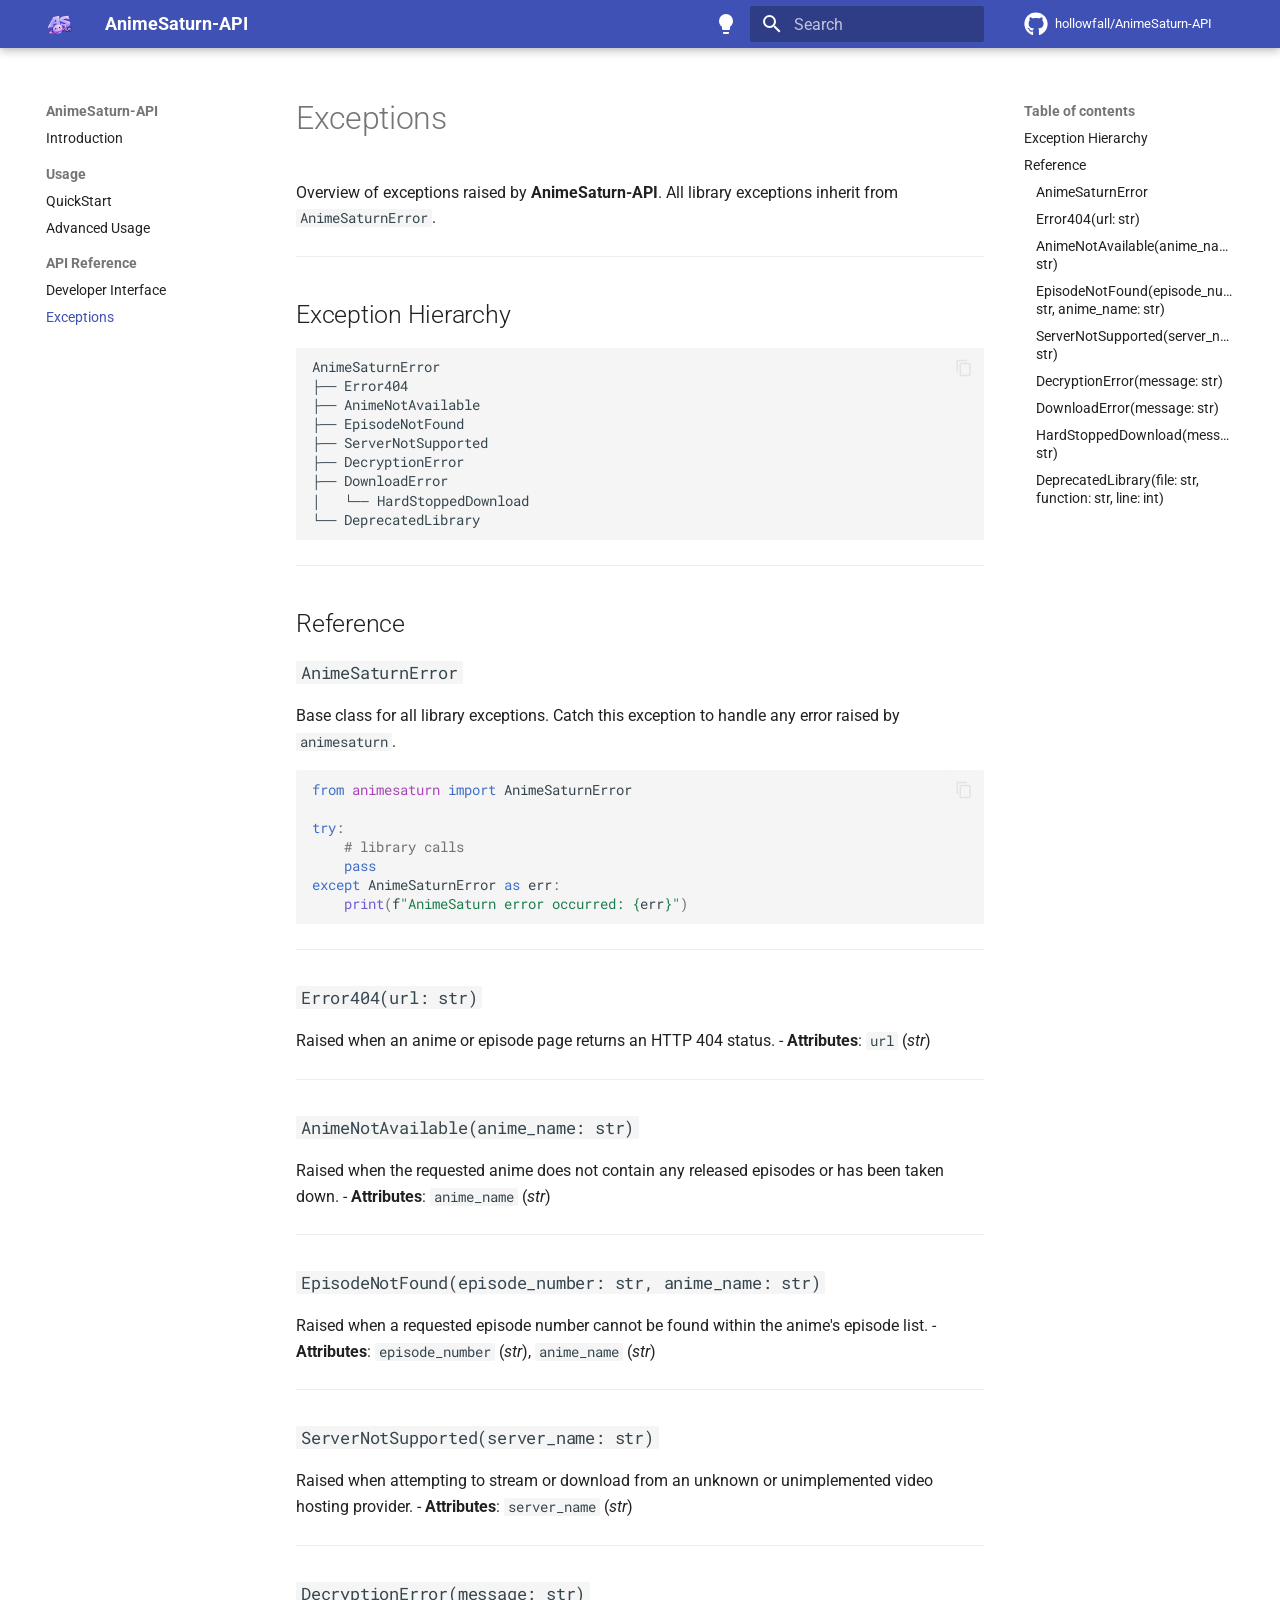
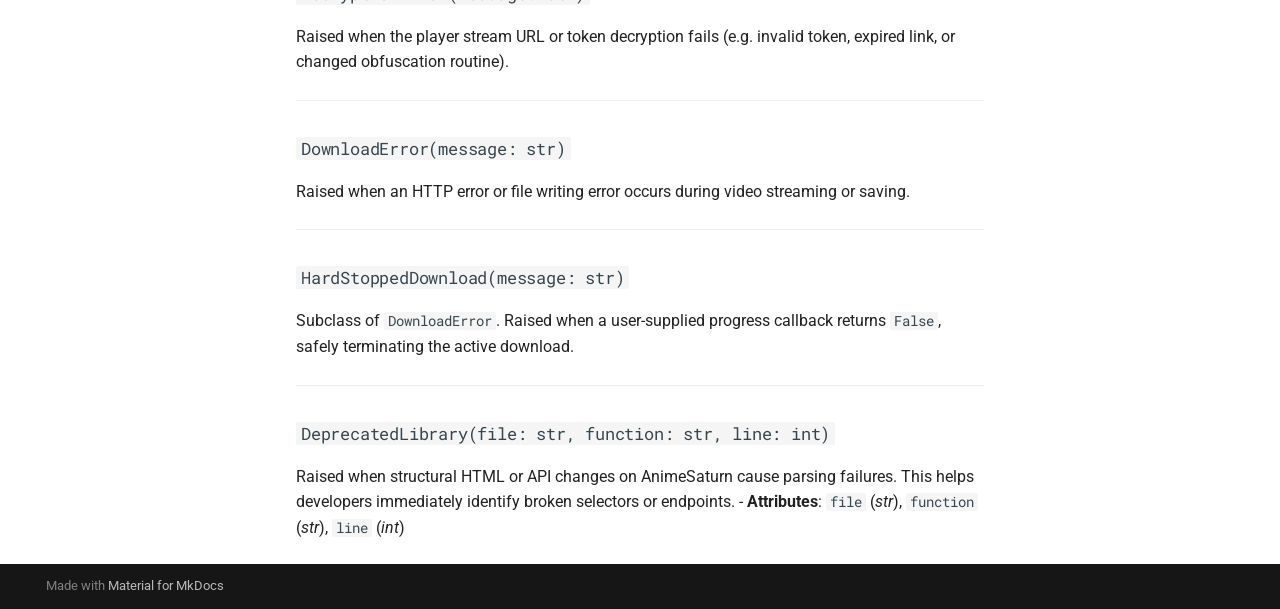
<file: docs/api-reference/exceptions/index.html>
<!doctype html>
<html lang="en" class="no-js">
  <head>
    
      <meta charset="utf-8">
      <meta name="viewport" content="width=device-width,initial-scale=1">
      
        <meta name="description" content="UNOFFICIAL high-performance Python library for AnimeSaturn and its official mirrors">
      
      
      
        <link rel="canonical" href="https://animesaturn.lawliet.lol/docs/api-reference/exceptions/">
      
      
        <link rel="prev" href="../developer-interface/">
      
      
      
        
      
      
      <link rel="icon" href="../../static/img/logo.png">
      <meta name="generator" content="mkdocs-1.6.1, mkdocs-material-9.7.7">
    
    
      
        <title>Exceptions - AnimeSaturn-API</title>
      
    
    
      <link rel="stylesheet" href="../../assets/stylesheets/main.ec1eaa64.min.css">
      
        
        <link rel="stylesheet" href="../../assets/stylesheets/palette.ab4e12ef.min.css">
      
      


    
    
      
    
    
      
        
        
        <link rel="preconnect" href="https://fonts.gstatic.com" crossorigin>
        <link rel="stylesheet" href="https://fonts.googleapis.com/css?family=Roboto:300,300i,400,400i,700,700i%7CRoboto+Mono:400,400i,700,700i&display=fallback">
        <style>:root{--md-text-font:"Roboto";--md-code-font:"Roboto Mono"}</style>
      
    
    
    <script>__md_scope=new URL("../..",location),__md_hash=e=>[...e].reduce(((e,_)=>(e<<5)-e+_.charCodeAt(0)),0),__md_get=(e,_=localStorage,t=__md_scope)=>JSON.parse(_.getItem(t.pathname+"."+e)),__md_set=(e,_,t=localStorage,a=__md_scope)=>{try{t.setItem(a.pathname+"."+e,JSON.stringify(_))}catch(e){}}</script>
    
      

    
    
  </head>
  
  
    
    
      
    
    
    
    
    <body dir="ltr" data-md-color-scheme="default" data-md-color-primary="indigo" data-md-color-accent="amber">
  
    
    <input class="md-toggle" data-md-toggle="drawer" type="checkbox" id="__drawer" autocomplete="off">
    <input class="md-toggle" data-md-toggle="search" type="checkbox" id="__search" autocomplete="off">
    <label class="md-overlay" for="__drawer"></label>
    <div data-md-component="skip">
      
        
        <a href="#exceptions" class="md-skip">
          Skip to content
        </a>
      
    </div>
    <div data-md-component="announce">
      
    </div>
    
    
      

  

<header class="md-header md-header--shadow" data-md-component="header">
  <nav class="md-header__inner md-grid" aria-label="Header">
    <a href="../.." title="AnimeSaturn-API" class="md-header__button md-logo" aria-label="AnimeSaturn-API" data-md-component="logo">
      
  <img src="../../static/img/logo.png" alt="logo">

    </a>
    <label class="md-header__button md-icon" for="__drawer">
      
      <svg xmlns="http://www.w3.org/2000/svg" viewBox="0 0 24 24"><path d="M3 6h18v2H3zm0 5h18v2H3zm0 5h18v2H3z"/></svg>
    </label>
    <div class="md-header__title" data-md-component="header-title">
      <div class="md-header__ellipsis">
        <div class="md-header__topic">
          <span class="md-ellipsis">
            AnimeSaturn-API
          </span>
        </div>
        <div class="md-header__topic" data-md-component="header-topic">
          <span class="md-ellipsis">
            
              Exceptions
            
          </span>
        </div>
      </div>
    </div>
    
      
        <form class="md-header__option" data-md-component="palette">
  
    
    
    
    <input class="md-option" data-md-color-media="(prefers-color-scheme: light)" data-md-color-scheme="default" data-md-color-primary="indigo" data-md-color-accent="amber"  aria-label="Switch to dark mode"  type="radio" name="__palette" id="__palette_0">
    
      <label class="md-header__button md-icon" title="Switch to dark mode" for="__palette_1" hidden>
        <svg xmlns="http://www.w3.org/2000/svg" viewBox="0 0 24 24"><path d="M12 2a7 7 0 0 0-7 7c0 2.38 1.19 4.47 3 5.74V17a1 1 0 0 0 1 1h6a1 1 0 0 0 1-1v-2.26c1.81-1.27 3-3.36 3-5.74a7 7 0 0 0-7-7M9 21a1 1 0 0 0 1 1h4a1 1 0 0 0 1-1v-1H9z"/></svg>
      </label>
    
  
    
    
    
    <input class="md-option" data-md-color-media="(prefers-color-scheme: dark)" data-md-color-scheme="slate" data-md-color-primary="indigo" data-md-color-accent="amber"  aria-label="Switch to light mode"  type="radio" name="__palette" id="__palette_1">
    
      <label class="md-header__button md-icon" title="Switch to light mode" for="__palette_0" hidden>
        <svg xmlns="http://www.w3.org/2000/svg" viewBox="0 0 24 24"><path d="M12 2a7 7 0 0 1 7 7c0 2.38-1.19 4.47-3 5.74V17a1 1 0 0 1-1 1H9a1 1 0 0 1-1-1v-2.26C6.19 13.47 5 11.38 5 9a7 7 0 0 1 7-7M9 21v-1h6v1a1 1 0 0 1-1 1h-4a1 1 0 0 1-1-1m3-17a5 5 0 0 0-5 5c0 2.05 1.23 3.81 3 4.58V16h4v-2.42c1.77-.77 3-2.53 3-4.58a5 5 0 0 0-5-5"/></svg>
      </label>
    
  
</form>
      
    
    
      <script>var palette=__md_get("__palette");if(palette&&palette.color){if("(prefers-color-scheme)"===palette.color.media){var media=matchMedia("(prefers-color-scheme: light)"),input=document.querySelector(media.matches?"[data-md-color-media='(prefers-color-scheme: light)']":"[data-md-color-media='(prefers-color-scheme: dark)']");palette.color.media=input.getAttribute("data-md-color-media"),palette.color.scheme=input.getAttribute("data-md-color-scheme"),palette.color.primary=input.getAttribute("data-md-color-primary"),palette.color.accent=input.getAttribute("data-md-color-accent")}for(var[key,value]of Object.entries(palette.color))document.body.setAttribute("data-md-color-"+key,value)}</script>
    
    
    
      
      
        <label class="md-header__button md-icon" for="__search">
          
          <svg xmlns="http://www.w3.org/2000/svg" viewBox="0 0 24 24"><path d="M9.5 3A6.5 6.5 0 0 1 16 9.5c0 1.61-.59 3.09-1.56 4.23l.27.27h.79l5 5-1.5 1.5-5-5v-.79l-.27-.27A6.52 6.52 0 0 1 9.5 16 6.5 6.5 0 0 1 3 9.5 6.5 6.5 0 0 1 9.5 3m0 2C7 5 5 7 5 9.5S7 14 9.5 14 14 12 14 9.5 12 5 9.5 5"/></svg>
        </label>
        <div class="md-search" data-md-component="search" role="dialog">
  <label class="md-search__overlay" for="__search"></label>
  <div class="md-search__inner" role="search">
    <form class="md-search__form" name="search">
      <input type="text" class="md-search__input" name="query" aria-label="Search" placeholder="Search" autocapitalize="off" autocorrect="off" autocomplete="off" spellcheck="false" data-md-component="search-query" required>
      <label class="md-search__icon md-icon" for="__search">
        
        <svg xmlns="http://www.w3.org/2000/svg" viewBox="0 0 24 24"><path d="M9.5 3A6.5 6.5 0 0 1 16 9.5c0 1.61-.59 3.09-1.56 4.23l.27.27h.79l5 5-1.5 1.5-5-5v-.79l-.27-.27A6.52 6.52 0 0 1 9.5 16 6.5 6.5 0 0 1 3 9.5 6.5 6.5 0 0 1 9.5 3m0 2C7 5 5 7 5 9.5S7 14 9.5 14 14 12 14 9.5 12 5 9.5 5"/></svg>
        
        <svg xmlns="http://www.w3.org/2000/svg" viewBox="0 0 24 24"><path d="M20 11v2H8l5.5 5.5-1.42 1.42L4.16 12l7.92-7.92L13.5 5.5 8 11z"/></svg>
      </label>
      <nav class="md-search__options" aria-label="Search">
        
        <button type="reset" class="md-search__icon md-icon" title="Clear" aria-label="Clear" tabindex="-1">
          
          <svg xmlns="http://www.w3.org/2000/svg" viewBox="0 0 24 24"><path d="M19 6.41 17.59 5 12 10.59 6.41 5 5 6.41 10.59 12 5 17.59 6.41 19 12 13.41 17.59 19 19 17.59 13.41 12z"/></svg>
        </button>
      </nav>
      
        <div class="md-search__suggest" data-md-component="search-suggest"></div>
      
    </form>
    <div class="md-search__output">
      <div class="md-search__scrollwrap" tabindex="0" data-md-scrollfix>
        <div class="md-search-result" data-md-component="search-result">
          <div class="md-search-result__meta">
            Initializing search
          </div>
          <ol class="md-search-result__list" role="presentation"></ol>
        </div>
      </div>
    </div>
  </div>
</div>
      
    
    
      <div class="md-header__source">
        <a href="https://github.com/hollowfall/AnimeSaturn-API" title="Go to repository" class="md-source" data-md-component="source">
  <div class="md-source__icon md-icon">
    
    <svg xmlns="http://www.w3.org/2000/svg" viewBox="0 0 512 512"><!--! Font Awesome Free 7.1.0 by @fontawesome - https://fontawesome.com License - https://fontawesome.com/license/free (Icons: CC BY 4.0, Fonts: SIL OFL 1.1, Code: MIT License) Copyright 2025 Fonticons, Inc.--><path d="M173.9 397.4c0 2-2.3 3.6-5.2 3.6-3.3.3-5.6-1.3-5.6-3.6 0-2 2.3-3.6 5.2-3.6 3-.3 5.6 1.3 5.6 3.6m-31.1-4.5c-.7 2 1.3 4.3 4.3 4.9 2.6 1 5.6 0 6.2-2s-1.3-4.3-4.3-5.2c-2.6-.7-5.5.3-6.2 2.3m44.2-1.7c-2.9.7-4.9 2.6-4.6 4.9.3 2 2.9 3.3 5.9 2.6 2.9-.7 4.9-2.6 4.6-4.6-.3-1.9-3-3.2-5.9-2.9M252.8 8C114.1 8 8 113.3 8 252c0 110.9 69.8 205.8 169.5 239.2 12.8 2.3 17.3-5.6 17.3-12.1 0-6.2-.3-40.4-.3-61.4 0 0-70 15-84.7-29.8 0 0-11.4-29.1-27.8-36.6 0 0-22.9-15.7 1.6-15.4 0 0 24.9 2 38.6 25.8 21.9 38.6 58.6 27.5 72.9 20.9 2.3-16 8.8-27.1 16-33.7-55.9-6.2-112.3-14.3-112.3-110.5 0-27.5 7.6-41.3 23.6-58.9-2.6-6.5-11.1-33.3 2.6-67.9 20.9-6.5 69 27 69 27 20-5.6 41.5-8.5 62.8-8.5s42.8 2.9 62.8 8.5c0 0 48.1-33.6 69-27 13.7 34.7 5.2 61.4 2.6 67.9 16 17.7 25.8 31.5 25.8 58.9 0 96.5-58.9 104.2-114.8 110.5 9.2 7.9 17 22.9 17 46.4 0 33.7-.3 75.4-.3 83.6 0 6.5 4.6 14.4 17.3 12.1C436.2 457.8 504 362.9 504 252 504 113.3 391.5 8 252.8 8M105.2 352.9c-1.3 1-1 3.3.7 5.2 1.6 1.6 3.9 2.3 5.2 1 1.3-1 1-3.3-.7-5.2-1.6-1.6-3.9-2.3-5.2-1m-10.8-8.1c-.7 1.3.3 2.9 2.3 3.9 1.6 1 3.6.7 4.3-.7.7-1.3-.3-2.9-2.3-3.9-2-.6-3.6-.3-4.3.7m32.4 35.6c-1.6 1.3-1 4.3 1.3 6.2 2.3 2.3 5.2 2.6 6.5 1 1.3-1.3.7-4.3-1.3-6.2-2.2-2.3-5.2-2.6-6.5-1m-11.4-14.7c-1.6 1-1.6 3.6 0 5.9s4.3 3.3 5.6 2.3c1.6-1.3 1.6-3.9 0-6.2-1.4-2.3-4-3.3-5.6-2"/></svg>
  </div>
  <div class="md-source__repository">
    hollowfall/AnimeSaturn-API
  </div>
</a>
      </div>
    
  </nav>
  
</header>
    
    <div class="md-container" data-md-component="container">
      
      
        
          
        
      
      <main class="md-main" data-md-component="main">
        <div class="md-main__inner md-grid">
          
            
              
              <div class="md-sidebar md-sidebar--primary" data-md-component="sidebar" data-md-type="navigation" >
                <div class="md-sidebar__scrollwrap">
                  <div class="md-sidebar__inner">
                    



<nav class="md-nav md-nav--primary" aria-label="Navigation" data-md-level="0">
  <label class="md-nav__title" for="__drawer">
    <a href="../.." title="AnimeSaturn-API" class="md-nav__button md-logo" aria-label="AnimeSaturn-API" data-md-component="logo">
      
  <img src="../../static/img/logo.png" alt="logo">

    </a>
    AnimeSaturn-API
  </label>
  
    <div class="md-nav__source">
      <a href="https://github.com/hollowfall/AnimeSaturn-API" title="Go to repository" class="md-source" data-md-component="source">
  <div class="md-source__icon md-icon">
    
    <svg xmlns="http://www.w3.org/2000/svg" viewBox="0 0 512 512"><!--! Font Awesome Free 7.1.0 by @fontawesome - https://fontawesome.com License - https://fontawesome.com/license/free (Icons: CC BY 4.0, Fonts: SIL OFL 1.1, Code: MIT License) Copyright 2025 Fonticons, Inc.--><path d="M173.9 397.4c0 2-2.3 3.6-5.2 3.6-3.3.3-5.6-1.3-5.6-3.6 0-2 2.3-3.6 5.2-3.6 3-.3 5.6 1.3 5.6 3.6m-31.1-4.5c-.7 2 1.3 4.3 4.3 4.9 2.6 1 5.6 0 6.2-2s-1.3-4.3-4.3-5.2c-2.6-.7-5.5.3-6.2 2.3m44.2-1.7c-2.9.7-4.9 2.6-4.6 4.9.3 2 2.9 3.3 5.9 2.6 2.9-.7 4.9-2.6 4.6-4.6-.3-1.9-3-3.2-5.9-2.9M252.8 8C114.1 8 8 113.3 8 252c0 110.9 69.8 205.8 169.5 239.2 12.8 2.3 17.3-5.6 17.3-12.1 0-6.2-.3-40.4-.3-61.4 0 0-70 15-84.7-29.8 0 0-11.4-29.1-27.8-36.6 0 0-22.9-15.7 1.6-15.4 0 0 24.9 2 38.6 25.8 21.9 38.6 58.6 27.5 72.9 20.9 2.3-16 8.8-27.1 16-33.7-55.9-6.2-112.3-14.3-112.3-110.5 0-27.5 7.6-41.3 23.6-58.9-2.6-6.5-11.1-33.3 2.6-67.9 20.9-6.5 69 27 69 27 20-5.6 41.5-8.5 62.8-8.5s42.8 2.9 62.8 8.5c0 0 48.1-33.6 69-27 13.7 34.7 5.2 61.4 2.6 67.9 16 17.7 25.8 31.5 25.8 58.9 0 96.5-58.9 104.2-114.8 110.5 9.2 7.9 17 22.9 17 46.4 0 33.7-.3 75.4-.3 83.6 0 6.5 4.6 14.4 17.3 12.1C436.2 457.8 504 362.9 504 252 504 113.3 391.5 8 252.8 8M105.2 352.9c-1.3 1-1 3.3.7 5.2 1.6 1.6 3.9 2.3 5.2 1 1.3-1 1-3.3-.7-5.2-1.6-1.6-3.9-2.3-5.2-1m-10.8-8.1c-.7 1.3.3 2.9 2.3 3.9 1.6 1 3.6.7 4.3-.7.7-1.3-.3-2.9-2.3-3.9-2-.6-3.6-.3-4.3.7m32.4 35.6c-1.6 1.3-1 4.3 1.3 6.2 2.3 2.3 5.2 2.6 6.5 1 1.3-1.3.7-4.3-1.3-6.2-2.2-2.3-5.2-2.6-6.5-1m-11.4-14.7c-1.6 1-1.6 3.6 0 5.9s4.3 3.3 5.6 2.3c1.6-1.3 1.6-3.9 0-6.2-1.4-2.3-4-3.3-5.6-2"/></svg>
  </div>
  <div class="md-source__repository">
    hollowfall/AnimeSaturn-API
  </div>
</a>
    </div>
  
  <ul class="md-nav__list" data-md-scrollfix>
    
      
      
  
  
  
  
    <li class="md-nav__item">
      <a href="../.." class="md-nav__link">
        
  
  
  <span class="md-ellipsis">
    
  
    Introduction
  

    
  </span>
  
  

      </a>
    </li>
  

    
      
      
  
  
  
  
    
    
    
    
      
        
        
      
    
    
    <li class="md-nav__item md-nav__item--section md-nav__item--nested">
      
        
        
        <input class="md-nav__toggle md-toggle " type="checkbox" id="__nav_2" >
        
          
          <label class="md-nav__link" for="__nav_2" id="__nav_2_label" tabindex="">
            
  
  
  <span class="md-ellipsis">
    
  
    Usage
  

    
  </span>
  
  

            <span class="md-nav__icon md-icon"></span>
          </label>
        
        <nav class="md-nav" data-md-level="1" aria-labelledby="__nav_2_label" aria-expanded="false">
          <label class="md-nav__title" for="__nav_2">
            <span class="md-nav__icon md-icon"></span>
            
  
    Usage
  

          </label>
          <ul class="md-nav__list" data-md-scrollfix>
            
              
                
  
  
  
  
    <li class="md-nav__item">
      <a href="../../usage/quickstart/" class="md-nav__link">
        
  
  
  <span class="md-ellipsis">
    
  
    QuickStart
  

    
  </span>
  
  

      </a>
    </li>
  

              
            
              
                
  
  
  
  
    <li class="md-nav__item">
      <a href="../../usage/advanced/" class="md-nav__link">
        
  
  
  <span class="md-ellipsis">
    
  
    Advanced Usage
  

    
  </span>
  
  

      </a>
    </li>
  

              
            
          </ul>
        </nav>
      
    </li>
  

    
      
      
  
  
    
  
  
  
    
    
    
    
      
        
        
      
    
    
    <li class="md-nav__item md-nav__item--active md-nav__item--section md-nav__item--nested">
      
        
        
        <input class="md-nav__toggle md-toggle " type="checkbox" id="__nav_3" checked>
        
          
          <label class="md-nav__link" for="__nav_3" id="__nav_3_label" tabindex="">
            
  
  
  <span class="md-ellipsis">
    
  
    API Reference
  

    
  </span>
  
  

            <span class="md-nav__icon md-icon"></span>
          </label>
        
        <nav class="md-nav" data-md-level="1" aria-labelledby="__nav_3_label" aria-expanded="true">
          <label class="md-nav__title" for="__nav_3">
            <span class="md-nav__icon md-icon"></span>
            
  
    API Reference
  

          </label>
          <ul class="md-nav__list" data-md-scrollfix>
            
              
                
  
  
  
  
    <li class="md-nav__item">
      <a href="../developer-interface/" class="md-nav__link">
        
  
  
  <span class="md-ellipsis">
    
  
    Developer Interface
  

    
  </span>
  
  

      </a>
    </li>
  

              
            
              
                
  
  
    
  
  
  
    <li class="md-nav__item md-nav__item--active">
      
      <input class="md-nav__toggle md-toggle" type="checkbox" id="__toc">
      
      
        
      
      
        <label class="md-nav__link md-nav__link--active" for="__toc">
          
  
  
  <span class="md-ellipsis">
    
  
    Exceptions
  

    
  </span>
  
  

          <span class="md-nav__icon md-icon"></span>
        </label>
      
      <a href="./" class="md-nav__link md-nav__link--active">
        
  
  
  <span class="md-ellipsis">
    
  
    Exceptions
  

    
  </span>
  
  

      </a>
      
        

<nav class="md-nav md-nav--secondary" aria-label="Table of contents">
  
  
  
    
  
  
    <label class="md-nav__title" for="__toc">
      <span class="md-nav__icon md-icon"></span>
      Table of contents
    </label>
    <ul class="md-nav__list" data-md-component="toc" data-md-scrollfix>
      
        <li class="md-nav__item">
  <a href="#exception-hierarchy" class="md-nav__link">
    <span class="md-ellipsis">
      
        Exception Hierarchy
      
    </span>
  </a>
  
</li>
      
        <li class="md-nav__item">
  <a href="#reference" class="md-nav__link">
    <span class="md-ellipsis">
      
        Reference
      
    </span>
  </a>
  
    <nav class="md-nav" aria-label="Reference">
      <ul class="md-nav__list">
        
          <li class="md-nav__item">
  <a href="#animesaturnerror" class="md-nav__link">
    <span class="md-ellipsis">
      
        AnimeSaturnError
      
    </span>
  </a>
  
</li>
        
          <li class="md-nav__item">
  <a href="#error404url-str" class="md-nav__link">
    <span class="md-ellipsis">
      
        Error404(url: str)
      
    </span>
  </a>
  
</li>
        
          <li class="md-nav__item">
  <a href="#animenotavailableanime_name-str" class="md-nav__link">
    <span class="md-ellipsis">
      
        AnimeNotAvailable(anime_name: str)
      
    </span>
  </a>
  
</li>
        
          <li class="md-nav__item">
  <a href="#episodenotfoundepisode_number-str-anime_name-str" class="md-nav__link">
    <span class="md-ellipsis">
      
        EpisodeNotFound(episode_number: str, anime_name: str)
      
    </span>
  </a>
  
</li>
        
          <li class="md-nav__item">
  <a href="#servernotsupportedserver_name-str" class="md-nav__link">
    <span class="md-ellipsis">
      
        ServerNotSupported(server_name: str)
      
    </span>
  </a>
  
</li>
        
          <li class="md-nav__item">
  <a href="#decryptionerrormessage-str" class="md-nav__link">
    <span class="md-ellipsis">
      
        DecryptionError(message: str)
      
    </span>
  </a>
  
</li>
        
          <li class="md-nav__item">
  <a href="#downloaderrormessage-str" class="md-nav__link">
    <span class="md-ellipsis">
      
        DownloadError(message: str)
      
    </span>
  </a>
  
</li>
        
          <li class="md-nav__item">
  <a href="#hardstoppeddownloadmessage-str" class="md-nav__link">
    <span class="md-ellipsis">
      
        HardStoppedDownload(message: str)
      
    </span>
  </a>
  
</li>
        
          <li class="md-nav__item">
  <a href="#deprecatedlibraryfile-str-function-str-line-int" class="md-nav__link">
    <span class="md-ellipsis">
      
        DeprecatedLibrary(file: str, function: str, line: int)
      
    </span>
  </a>
  
</li>
        
      </ul>
    </nav>
  
</li>
      
    </ul>
  
</nav>
      
    </li>
  

              
            
          </ul>
        </nav>
      
    </li>
  

    
  </ul>
</nav>
                  </div>
                </div>
              </div>
            
            
              
              <div class="md-sidebar md-sidebar--secondary" data-md-component="sidebar" data-md-type="toc" >
                <div class="md-sidebar__scrollwrap">
                  <div class="md-sidebar__inner">
                    

<nav class="md-nav md-nav--secondary" aria-label="Table of contents">
  
  
  
    
  
  
    <label class="md-nav__title" for="__toc">
      <span class="md-nav__icon md-icon"></span>
      Table of contents
    </label>
    <ul class="md-nav__list" data-md-component="toc" data-md-scrollfix>
      
        <li class="md-nav__item">
  <a href="#exception-hierarchy" class="md-nav__link">
    <span class="md-ellipsis">
      
        Exception Hierarchy
      
    </span>
  </a>
  
</li>
      
        <li class="md-nav__item">
  <a href="#reference" class="md-nav__link">
    <span class="md-ellipsis">
      
        Reference
      
    </span>
  </a>
  
    <nav class="md-nav" aria-label="Reference">
      <ul class="md-nav__list">
        
          <li class="md-nav__item">
  <a href="#animesaturnerror" class="md-nav__link">
    <span class="md-ellipsis">
      
        AnimeSaturnError
      
    </span>
  </a>
  
</li>
        
          <li class="md-nav__item">
  <a href="#error404url-str" class="md-nav__link">
    <span class="md-ellipsis">
      
        Error404(url: str)
      
    </span>
  </a>
  
</li>
        
          <li class="md-nav__item">
  <a href="#animenotavailableanime_name-str" class="md-nav__link">
    <span class="md-ellipsis">
      
        AnimeNotAvailable(anime_name: str)
      
    </span>
  </a>
  
</li>
        
          <li class="md-nav__item">
  <a href="#episodenotfoundepisode_number-str-anime_name-str" class="md-nav__link">
    <span class="md-ellipsis">
      
        EpisodeNotFound(episode_number: str, anime_name: str)
      
    </span>
  </a>
  
</li>
        
          <li class="md-nav__item">
  <a href="#servernotsupportedserver_name-str" class="md-nav__link">
    <span class="md-ellipsis">
      
        ServerNotSupported(server_name: str)
      
    </span>
  </a>
  
</li>
        
          <li class="md-nav__item">
  <a href="#decryptionerrormessage-str" class="md-nav__link">
    <span class="md-ellipsis">
      
        DecryptionError(message: str)
      
    </span>
  </a>
  
</li>
        
          <li class="md-nav__item">
  <a href="#downloaderrormessage-str" class="md-nav__link">
    <span class="md-ellipsis">
      
        DownloadError(message: str)
      
    </span>
  </a>
  
</li>
        
          <li class="md-nav__item">
  <a href="#hardstoppeddownloadmessage-str" class="md-nav__link">
    <span class="md-ellipsis">
      
        HardStoppedDownload(message: str)
      
    </span>
  </a>
  
</li>
        
          <li class="md-nav__item">
  <a href="#deprecatedlibraryfile-str-function-str-line-int" class="md-nav__link">
    <span class="md-ellipsis">
      
        DeprecatedLibrary(file: str, function: str, line: int)
      
    </span>
  </a>
  
</li>
        
      </ul>
    </nav>
  
</li>
      
    </ul>
  
</nav>
                  </div>
                </div>
              </div>
            
          
          
            <div class="md-content" data-md-component="content">
              
              <article class="md-content__inner md-typeset">
                
                  



<h1 id="exceptions">Exceptions</h1>
<p>Overview of exceptions raised by <strong>AnimeSaturn-API</strong>. All library exceptions inherit from <code>AnimeSaturnError</code>.</p>
<hr />
<h2 id="exception-hierarchy">Exception Hierarchy</h2>
<div class="language-text highlight"><pre><span></span><code><span id="__span-0-1"><a id="__codelineno-0-1" name="__codelineno-0-1" href="#__codelineno-0-1"></a>AnimeSaturnError
</span><span id="__span-0-2"><a id="__codelineno-0-2" name="__codelineno-0-2" href="#__codelineno-0-2"></a>├── Error404
</span><span id="__span-0-3"><a id="__codelineno-0-3" name="__codelineno-0-3" href="#__codelineno-0-3"></a>├── AnimeNotAvailable
</span><span id="__span-0-4"><a id="__codelineno-0-4" name="__codelineno-0-4" href="#__codelineno-0-4"></a>├── EpisodeNotFound
</span><span id="__span-0-5"><a id="__codelineno-0-5" name="__codelineno-0-5" href="#__codelineno-0-5"></a>├── ServerNotSupported
</span><span id="__span-0-6"><a id="__codelineno-0-6" name="__codelineno-0-6" href="#__codelineno-0-6"></a>├── DecryptionError
</span><span id="__span-0-7"><a id="__codelineno-0-7" name="__codelineno-0-7" href="#__codelineno-0-7"></a>├── DownloadError
</span><span id="__span-0-8"><a id="__codelineno-0-8" name="__codelineno-0-8" href="#__codelineno-0-8"></a>│   └── HardStoppedDownload
</span><span id="__span-0-9"><a id="__codelineno-0-9" name="__codelineno-0-9" href="#__codelineno-0-9"></a>└── DeprecatedLibrary
</span></code></pre></div>
<hr />
<h2 id="reference">Reference</h2>
<h3 id="animesaturnerror"><code>AnimeSaturnError</code></h3>
<p>Base class for all library exceptions. Catch this exception to handle any error raised by <code>animesaturn</code>.</p>
<div class="language-python highlight"><pre><span></span><code><span id="__span-1-1"><a id="__codelineno-1-1" name="__codelineno-1-1" href="#__codelineno-1-1"></a><span class="kn">from</span><span class="w"> </span><span class="nn">animesaturn</span><span class="w"> </span><span class="kn">import</span> <span class="n">AnimeSaturnError</span>
</span><span id="__span-1-2"><a id="__codelineno-1-2" name="__codelineno-1-2" href="#__codelineno-1-2"></a>
</span><span id="__span-1-3"><a id="__codelineno-1-3" name="__codelineno-1-3" href="#__codelineno-1-3"></a><span class="k">try</span><span class="p">:</span>
</span><span id="__span-1-4"><a id="__codelineno-1-4" name="__codelineno-1-4" href="#__codelineno-1-4"></a>    <span class="c1"># library calls</span>
</span><span id="__span-1-5"><a id="__codelineno-1-5" name="__codelineno-1-5" href="#__codelineno-1-5"></a>    <span class="k">pass</span>
</span><span id="__span-1-6"><a id="__codelineno-1-6" name="__codelineno-1-6" href="#__codelineno-1-6"></a><span class="k">except</span> <span class="n">AnimeSaturnError</span> <span class="k">as</span> <span class="n">err</span><span class="p">:</span>
</span><span id="__span-1-7"><a id="__codelineno-1-7" name="__codelineno-1-7" href="#__codelineno-1-7"></a>    <span class="nb">print</span><span class="p">(</span><span class="sa">f</span><span class="s2">"AnimeSaturn error occurred: </span><span class="si">{</span><span class="n">err</span><span class="si">}</span><span class="s2">"</span><span class="p">)</span>
</span></code></pre></div>
<hr />
<h3 id="error404url-str"><code>Error404(url: str)</code></h3>
<p>Raised when an anime or episode page returns an HTTP 404 status.
- <strong>Attributes</strong>: <code>url</code> (<em>str</em>)</p>
<hr />
<h3 id="animenotavailableanime_name-str"><code>AnimeNotAvailable(anime_name: str)</code></h3>
<p>Raised when the requested anime does not contain any released episodes or has been taken down.
- <strong>Attributes</strong>: <code>anime_name</code> (<em>str</em>)</p>
<hr />
<h3 id="episodenotfoundepisode_number-str-anime_name-str"><code>EpisodeNotFound(episode_number: str, anime_name: str)</code></h3>
<p>Raised when a requested episode number cannot be found within the anime's episode list.
- <strong>Attributes</strong>: <code>episode_number</code> (<em>str</em>), <code>anime_name</code> (<em>str</em>)</p>
<hr />
<h3 id="servernotsupportedserver_name-str"><code>ServerNotSupported(server_name: str)</code></h3>
<p>Raised when attempting to stream or download from an unknown or unimplemented video hosting provider.
- <strong>Attributes</strong>: <code>server_name</code> (<em>str</em>)</p>
<hr />
<h3 id="decryptionerrormessage-str"><code>DecryptionError(message: str)</code></h3>
<p>Raised when the player stream URL or token decryption fails (e.g. invalid token, expired link, or changed obfuscation routine).</p>
<hr />
<h3 id="downloaderrormessage-str"><code>DownloadError(message: str)</code></h3>
<p>Raised when an HTTP error or file writing error occurs during video streaming or saving.</p>
<hr />
<h3 id="hardstoppeddownloadmessage-str"><code>HardStoppedDownload(message: str)</code></h3>
<p>Subclass of <code>DownloadError</code>. Raised when a user-supplied progress callback returns <code>False</code>, safely terminating the active download.</p>
<hr />
<h3 id="deprecatedlibraryfile-str-function-str-line-int"><code>DeprecatedLibrary(file: str, function: str, line: int)</code></h3>
<p>Raised when structural HTML or API changes on AnimeSaturn cause parsing failures. This helps developers immediately identify broken selectors or endpoints.
- <strong>Attributes</strong>: <code>file</code> (<em>str</em>), <code>function</code> (<em>str</em>), <code>line</code> (<em>int</em>)</p>












                
              </article>
            </div>
          
          
<script>var target=document.getElementById(location.hash.slice(1));target&&target.name&&(target.checked=target.name.startsWith("__tabbed_"))</script>
        </div>
        
          <button type="button" class="md-top md-icon" data-md-component="top" hidden>
  
  <svg xmlns="http://www.w3.org/2000/svg" viewBox="0 0 24 24"><path d="M13 20h-2V8l-5.5 5.5-1.42-1.42L12 4.16l7.92 7.92-1.42 1.42L13 8z"/></svg>
  Back to top
</button>
        
      </main>
      
        <footer class="md-footer">
  
  <div class="md-footer-meta md-typeset">
    <div class="md-footer-meta__inner md-grid">
      <div class="md-copyright">
  
  
    Made with
    <a href="https://squidfunk.github.io/mkdocs-material/" target="_blank" rel="noopener">
      Material for MkDocs
    </a>
  
</div>
      
    </div>
  </div>
</footer>
      
    </div>
    <div class="md-dialog" data-md-component="dialog">
      <div class="md-dialog__inner md-typeset"></div>
    </div>
    
    
    
      
      
      <script id="__config" type="application/json">{"annotate": null, "base": "../..", "features": ["navigation.sections", "navigation.tracking", "navigation.top", "search.suggest", "search.highlight", "content.code.annotate", "content.code.copy"], "search": "../../assets/javascripts/workers/search.2c215733.min.js", "tags": null, "translations": {"clipboard.copied": "Copied to clipboard", "clipboard.copy": "Copy to clipboard", "search.result.more.one": "1 more on this page", "search.result.more.other": "# more on this page", "search.result.none": "No matching documents", "search.result.one": "1 matching document", "search.result.other": "# matching documents", "search.result.placeholder": "Type to start searching", "search.result.term.missing": "Missing", "select.version": "Select version"}, "version": null}</script>
    
    
      <script src="../../assets/javascripts/bundle.d7400e89.min.js"></script>
      
    
  </body>
</html>
</file>
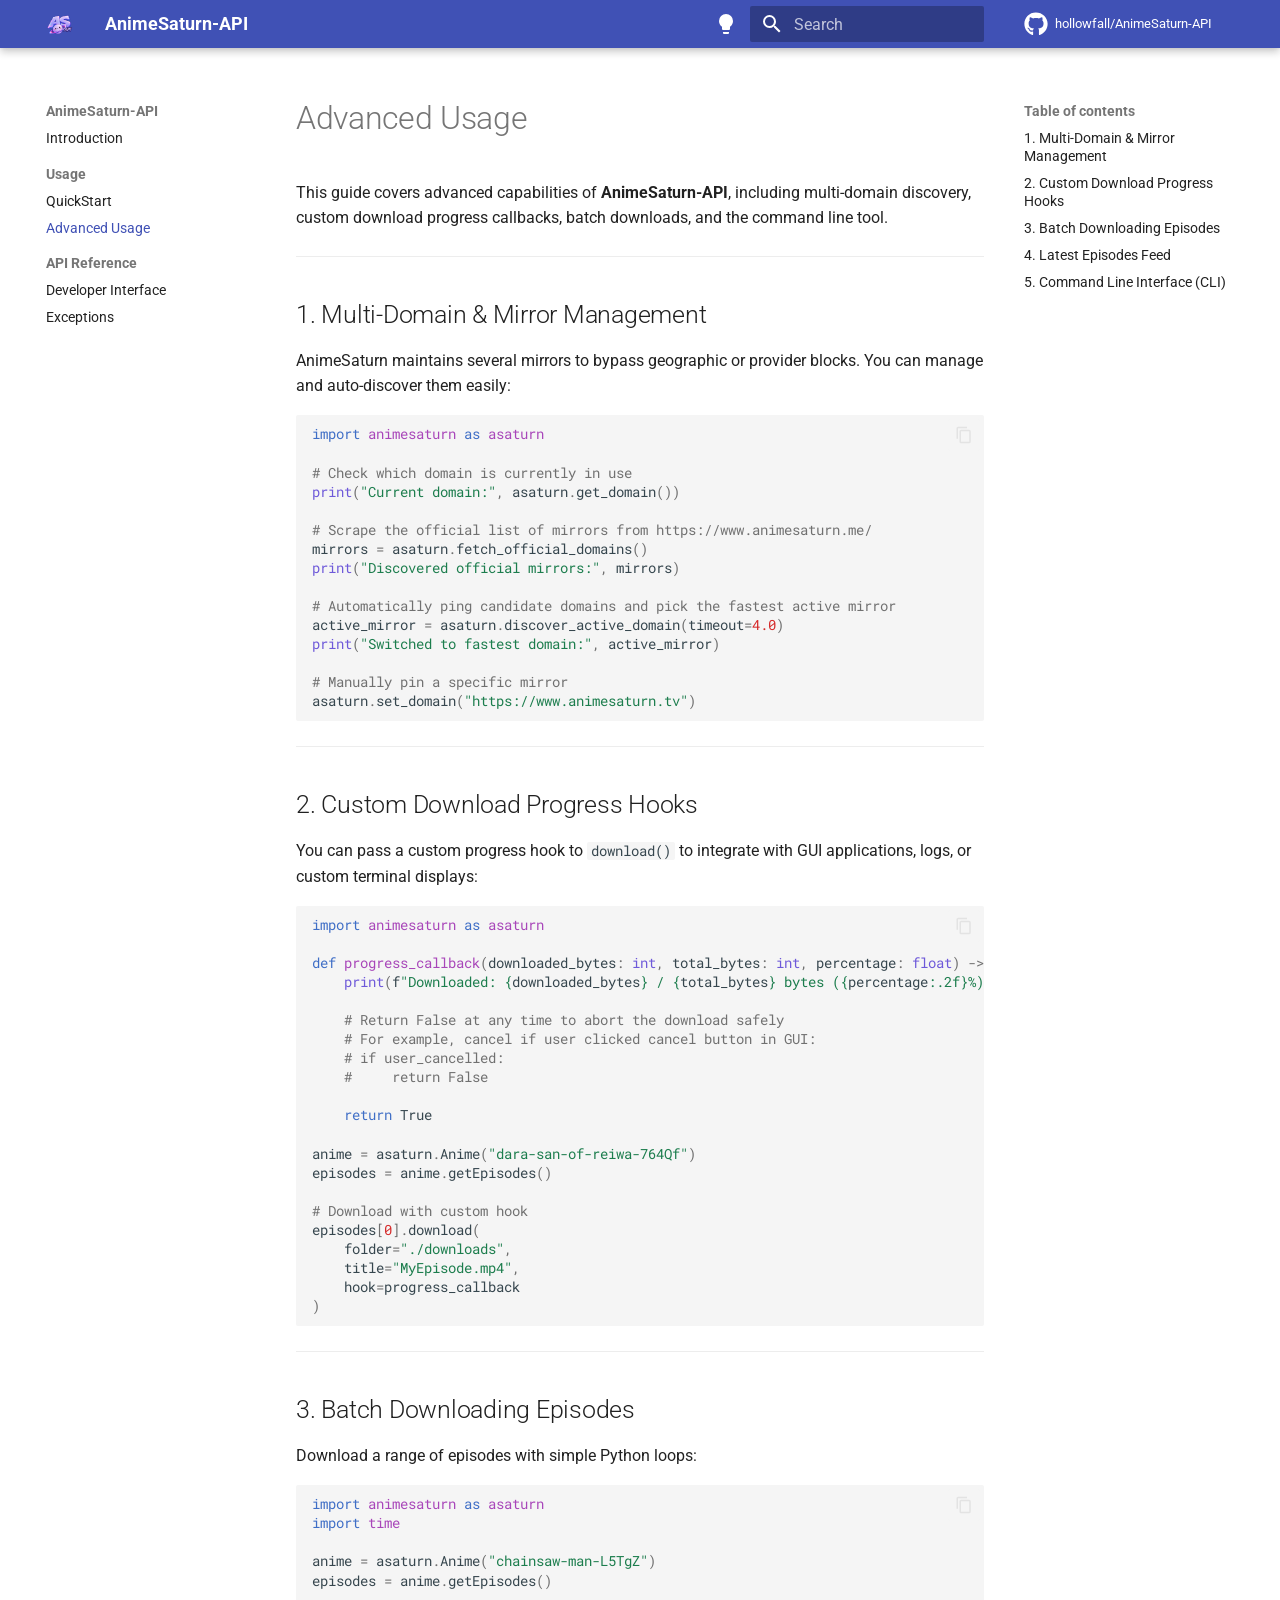
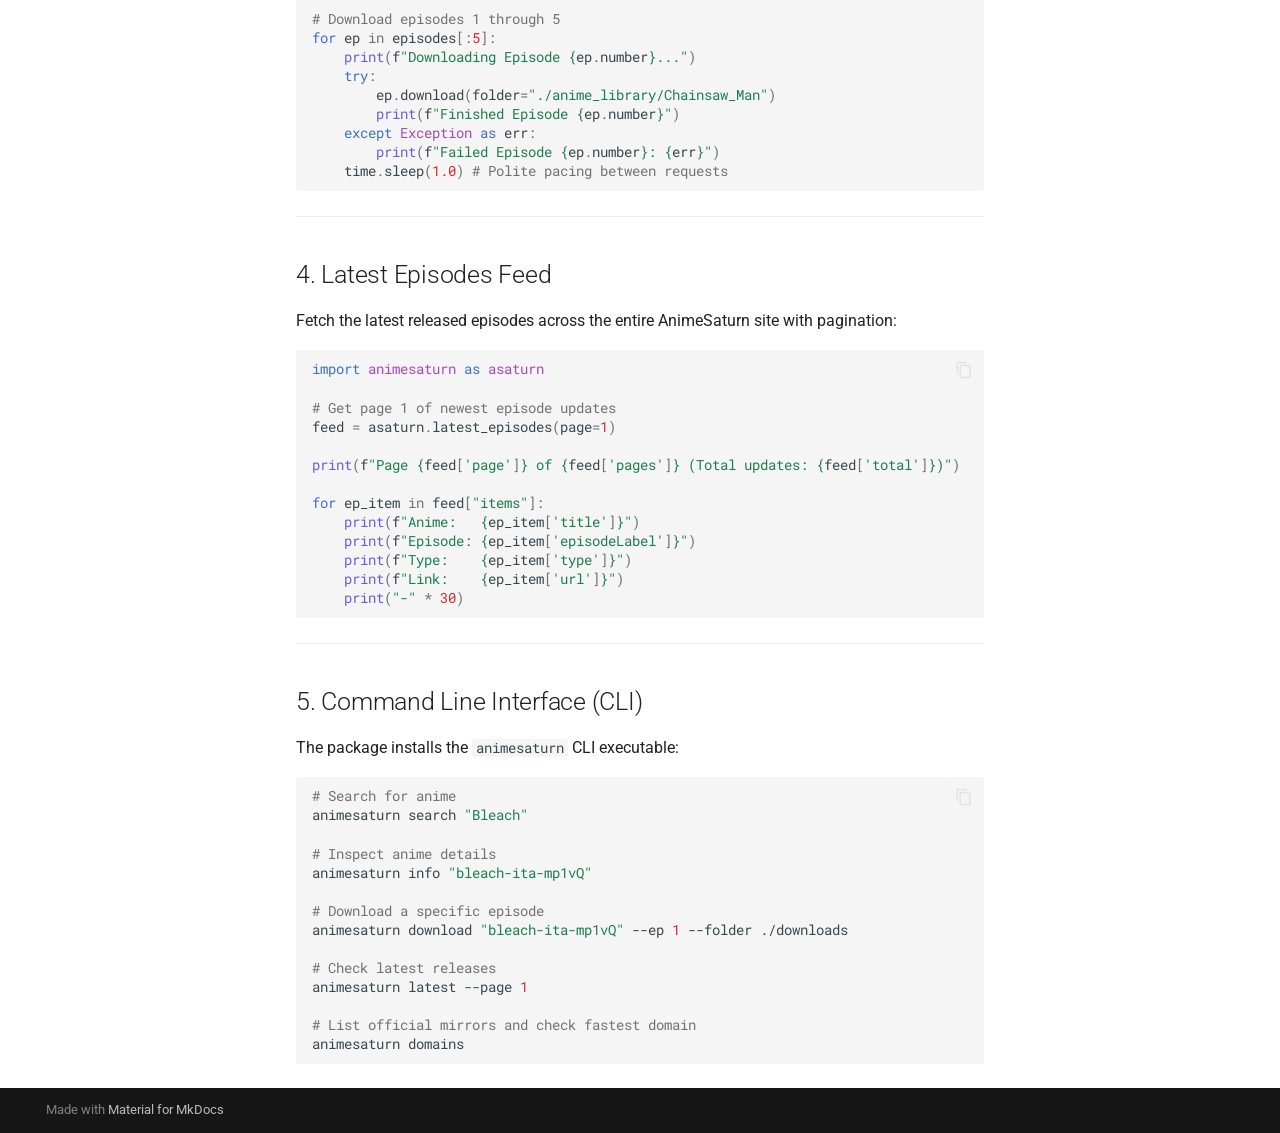
<file: docs/usage/advanced/index.html>
<!doctype html>
<html lang="en" class="no-js">
  <head>
    
      <meta charset="utf-8">
      <meta name="viewport" content="width=device-width,initial-scale=1">
      
        <meta name="description" content="UNOFFICIAL high-performance Python library for AnimeSaturn and its official mirrors">
      
      
      
        <link rel="canonical" href="https://animesaturn.lawliet.lol/docs/usage/advanced/">
      
      
        <link rel="prev" href="../quickstart/">
      
      
        <link rel="next" href="../../api-reference/developer-interface/">
      
      
        
      
      
      <link rel="icon" href="../../static/img/logo.png">
      <meta name="generator" content="mkdocs-1.6.1, mkdocs-material-9.7.7">
    
    
      
        <title>Advanced Usage - AnimeSaturn-API</title>
      
    
    
      <link rel="stylesheet" href="../../assets/stylesheets/main.ec1eaa64.min.css">
      
        
        <link rel="stylesheet" href="../../assets/stylesheets/palette.ab4e12ef.min.css">
      
      


    
    
      
    
    
      
        
        
        <link rel="preconnect" href="https://fonts.gstatic.com" crossorigin>
        <link rel="stylesheet" href="https://fonts.googleapis.com/css?family=Roboto:300,300i,400,400i,700,700i%7CRoboto+Mono:400,400i,700,700i&display=fallback">
        <style>:root{--md-text-font:"Roboto";--md-code-font:"Roboto Mono"}</style>
      
    
    
    <script>__md_scope=new URL("../..",location),__md_hash=e=>[...e].reduce(((e,_)=>(e<<5)-e+_.charCodeAt(0)),0),__md_get=(e,_=localStorage,t=__md_scope)=>JSON.parse(_.getItem(t.pathname+"."+e)),__md_set=(e,_,t=localStorage,a=__md_scope)=>{try{t.setItem(a.pathname+"."+e,JSON.stringify(_))}catch(e){}}</script>
    
      

    
    
  </head>
  
  
    
    
      
    
    
    
    
    <body dir="ltr" data-md-color-scheme="default" data-md-color-primary="indigo" data-md-color-accent="amber">
  
    
    <input class="md-toggle" data-md-toggle="drawer" type="checkbox" id="__drawer" autocomplete="off">
    <input class="md-toggle" data-md-toggle="search" type="checkbox" id="__search" autocomplete="off">
    <label class="md-overlay" for="__drawer"></label>
    <div data-md-component="skip">
      
        
        <a href="#advanced-usage" class="md-skip">
          Skip to content
        </a>
      
    </div>
    <div data-md-component="announce">
      
    </div>
    
    
      

  

<header class="md-header md-header--shadow" data-md-component="header">
  <nav class="md-header__inner md-grid" aria-label="Header">
    <a href="../.." title="AnimeSaturn-API" class="md-header__button md-logo" aria-label="AnimeSaturn-API" data-md-component="logo">
      
  <img src="../../static/img/logo.png" alt="logo">

    </a>
    <label class="md-header__button md-icon" for="__drawer">
      
      <svg xmlns="http://www.w3.org/2000/svg" viewBox="0 0 24 24"><path d="M3 6h18v2H3zm0 5h18v2H3zm0 5h18v2H3z"/></svg>
    </label>
    <div class="md-header__title" data-md-component="header-title">
      <div class="md-header__ellipsis">
        <div class="md-header__topic">
          <span class="md-ellipsis">
            AnimeSaturn-API
          </span>
        </div>
        <div class="md-header__topic" data-md-component="header-topic">
          <span class="md-ellipsis">
            
              Advanced Usage
            
          </span>
        </div>
      </div>
    </div>
    
      
        <form class="md-header__option" data-md-component="palette">
  
    
    
    
    <input class="md-option" data-md-color-media="(prefers-color-scheme: light)" data-md-color-scheme="default" data-md-color-primary="indigo" data-md-color-accent="amber"  aria-label="Switch to dark mode"  type="radio" name="__palette" id="__palette_0">
    
      <label class="md-header__button md-icon" title="Switch to dark mode" for="__palette_1" hidden>
        <svg xmlns="http://www.w3.org/2000/svg" viewBox="0 0 24 24"><path d="M12 2a7 7 0 0 0-7 7c0 2.38 1.19 4.47 3 5.74V17a1 1 0 0 0 1 1h6a1 1 0 0 0 1-1v-2.26c1.81-1.27 3-3.36 3-5.74a7 7 0 0 0-7-7M9 21a1 1 0 0 0 1 1h4a1 1 0 0 0 1-1v-1H9z"/></svg>
      </label>
    
  
    
    
    
    <input class="md-option" data-md-color-media="(prefers-color-scheme: dark)" data-md-color-scheme="slate" data-md-color-primary="indigo" data-md-color-accent="amber"  aria-label="Switch to light mode"  type="radio" name="__palette" id="__palette_1">
    
      <label class="md-header__button md-icon" title="Switch to light mode" for="__palette_0" hidden>
        <svg xmlns="http://www.w3.org/2000/svg" viewBox="0 0 24 24"><path d="M12 2a7 7 0 0 1 7 7c0 2.38-1.19 4.47-3 5.74V17a1 1 0 0 1-1 1H9a1 1 0 0 1-1-1v-2.26C6.19 13.47 5 11.38 5 9a7 7 0 0 1 7-7M9 21v-1h6v1a1 1 0 0 1-1 1h-4a1 1 0 0 1-1-1m3-17a5 5 0 0 0-5 5c0 2.05 1.23 3.81 3 4.58V16h4v-2.42c1.77-.77 3-2.53 3-4.58a5 5 0 0 0-5-5"/></svg>
      </label>
    
  
</form>
      
    
    
      <script>var palette=__md_get("__palette");if(palette&&palette.color){if("(prefers-color-scheme)"===palette.color.media){var media=matchMedia("(prefers-color-scheme: light)"),input=document.querySelector(media.matches?"[data-md-color-media='(prefers-color-scheme: light)']":"[data-md-color-media='(prefers-color-scheme: dark)']");palette.color.media=input.getAttribute("data-md-color-media"),palette.color.scheme=input.getAttribute("data-md-color-scheme"),palette.color.primary=input.getAttribute("data-md-color-primary"),palette.color.accent=input.getAttribute("data-md-color-accent")}for(var[key,value]of Object.entries(palette.color))document.body.setAttribute("data-md-color-"+key,value)}</script>
    
    
    
      
      
        <label class="md-header__button md-icon" for="__search">
          
          <svg xmlns="http://www.w3.org/2000/svg" viewBox="0 0 24 24"><path d="M9.5 3A6.5 6.5 0 0 1 16 9.5c0 1.61-.59 3.09-1.56 4.23l.27.27h.79l5 5-1.5 1.5-5-5v-.79l-.27-.27A6.52 6.52 0 0 1 9.5 16 6.5 6.5 0 0 1 3 9.5 6.5 6.5 0 0 1 9.5 3m0 2C7 5 5 7 5 9.5S7 14 9.5 14 14 12 14 9.5 12 5 9.5 5"/></svg>
        </label>
        <div class="md-search" data-md-component="search" role="dialog">
  <label class="md-search__overlay" for="__search"></label>
  <div class="md-search__inner" role="search">
    <form class="md-search__form" name="search">
      <input type="text" class="md-search__input" name="query" aria-label="Search" placeholder="Search" autocapitalize="off" autocorrect="off" autocomplete="off" spellcheck="false" data-md-component="search-query" required>
      <label class="md-search__icon md-icon" for="__search">
        
        <svg xmlns="http://www.w3.org/2000/svg" viewBox="0 0 24 24"><path d="M9.5 3A6.5 6.5 0 0 1 16 9.5c0 1.61-.59 3.09-1.56 4.23l.27.27h.79l5 5-1.5 1.5-5-5v-.79l-.27-.27A6.52 6.52 0 0 1 9.5 16 6.5 6.5 0 0 1 3 9.5 6.5 6.5 0 0 1 9.5 3m0 2C7 5 5 7 5 9.5S7 14 9.5 14 14 12 14 9.5 12 5 9.5 5"/></svg>
        
        <svg xmlns="http://www.w3.org/2000/svg" viewBox="0 0 24 24"><path d="M20 11v2H8l5.5 5.5-1.42 1.42L4.16 12l7.92-7.92L13.5 5.5 8 11z"/></svg>
      </label>
      <nav class="md-search__options" aria-label="Search">
        
        <button type="reset" class="md-search__icon md-icon" title="Clear" aria-label="Clear" tabindex="-1">
          
          <svg xmlns="http://www.w3.org/2000/svg" viewBox="0 0 24 24"><path d="M19 6.41 17.59 5 12 10.59 6.41 5 5 6.41 10.59 12 5 17.59 6.41 19 12 13.41 17.59 19 19 17.59 13.41 12z"/></svg>
        </button>
      </nav>
      
        <div class="md-search__suggest" data-md-component="search-suggest"></div>
      
    </form>
    <div class="md-search__output">
      <div class="md-search__scrollwrap" tabindex="0" data-md-scrollfix>
        <div class="md-search-result" data-md-component="search-result">
          <div class="md-search-result__meta">
            Initializing search
          </div>
          <ol class="md-search-result__list" role="presentation"></ol>
        </div>
      </div>
    </div>
  </div>
</div>
      
    
    
      <div class="md-header__source">
        <a href="https://github.com/hollowfall/AnimeSaturn-API" title="Go to repository" class="md-source" data-md-component="source">
  <div class="md-source__icon md-icon">
    
    <svg xmlns="http://www.w3.org/2000/svg" viewBox="0 0 512 512"><!--! Font Awesome Free 7.1.0 by @fontawesome - https://fontawesome.com License - https://fontawesome.com/license/free (Icons: CC BY 4.0, Fonts: SIL OFL 1.1, Code: MIT License) Copyright 2025 Fonticons, Inc.--><path d="M173.9 397.4c0 2-2.3 3.6-5.2 3.6-3.3.3-5.6-1.3-5.6-3.6 0-2 2.3-3.6 5.2-3.6 3-.3 5.6 1.3 5.6 3.6m-31.1-4.5c-.7 2 1.3 4.3 4.3 4.9 2.6 1 5.6 0 6.2-2s-1.3-4.3-4.3-5.2c-2.6-.7-5.5.3-6.2 2.3m44.2-1.7c-2.9.7-4.9 2.6-4.6 4.9.3 2 2.9 3.3 5.9 2.6 2.9-.7 4.9-2.6 4.6-4.6-.3-1.9-3-3.2-5.9-2.9M252.8 8C114.1 8 8 113.3 8 252c0 110.9 69.8 205.8 169.5 239.2 12.8 2.3 17.3-5.6 17.3-12.1 0-6.2-.3-40.4-.3-61.4 0 0-70 15-84.7-29.8 0 0-11.4-29.1-27.8-36.6 0 0-22.9-15.7 1.6-15.4 0 0 24.9 2 38.6 25.8 21.9 38.6 58.6 27.5 72.9 20.9 2.3-16 8.8-27.1 16-33.7-55.9-6.2-112.3-14.3-112.3-110.5 0-27.5 7.6-41.3 23.6-58.9-2.6-6.5-11.1-33.3 2.6-67.9 20.9-6.5 69 27 69 27 20-5.6 41.5-8.5 62.8-8.5s42.8 2.9 62.8 8.5c0 0 48.1-33.6 69-27 13.7 34.7 5.2 61.4 2.6 67.9 16 17.7 25.8 31.5 25.8 58.9 0 96.5-58.9 104.2-114.8 110.5 9.2 7.9 17 22.9 17 46.4 0 33.7-.3 75.4-.3 83.6 0 6.5 4.6 14.4 17.3 12.1C436.2 457.8 504 362.9 504 252 504 113.3 391.5 8 252.8 8M105.2 352.9c-1.3 1-1 3.3.7 5.2 1.6 1.6 3.9 2.3 5.2 1 1.3-1 1-3.3-.7-5.2-1.6-1.6-3.9-2.3-5.2-1m-10.8-8.1c-.7 1.3.3 2.9 2.3 3.9 1.6 1 3.6.7 4.3-.7.7-1.3-.3-2.9-2.3-3.9-2-.6-3.6-.3-4.3.7m32.4 35.6c-1.6 1.3-1 4.3 1.3 6.2 2.3 2.3 5.2 2.6 6.5 1 1.3-1.3.7-4.3-1.3-6.2-2.2-2.3-5.2-2.6-6.5-1m-11.4-14.7c-1.6 1-1.6 3.6 0 5.9s4.3 3.3 5.6 2.3c1.6-1.3 1.6-3.9 0-6.2-1.4-2.3-4-3.3-5.6-2"/></svg>
  </div>
  <div class="md-source__repository">
    hollowfall/AnimeSaturn-API
  </div>
</a>
      </div>
    
  </nav>
  
</header>
    
    <div class="md-container" data-md-component="container">
      
      
        
          
        
      
      <main class="md-main" data-md-component="main">
        <div class="md-main__inner md-grid">
          
            
              
              <div class="md-sidebar md-sidebar--primary" data-md-component="sidebar" data-md-type="navigation" >
                <div class="md-sidebar__scrollwrap">
                  <div class="md-sidebar__inner">
                    



<nav class="md-nav md-nav--primary" aria-label="Navigation" data-md-level="0">
  <label class="md-nav__title" for="__drawer">
    <a href="../.." title="AnimeSaturn-API" class="md-nav__button md-logo" aria-label="AnimeSaturn-API" data-md-component="logo">
      
  <img src="../../static/img/logo.png" alt="logo">

    </a>
    AnimeSaturn-API
  </label>
  
    <div class="md-nav__source">
      <a href="https://github.com/hollowfall/AnimeSaturn-API" title="Go to repository" class="md-source" data-md-component="source">
  <div class="md-source__icon md-icon">
    
    <svg xmlns="http://www.w3.org/2000/svg" viewBox="0 0 512 512"><!--! Font Awesome Free 7.1.0 by @fontawesome - https://fontawesome.com License - https://fontawesome.com/license/free (Icons: CC BY 4.0, Fonts: SIL OFL 1.1, Code: MIT License) Copyright 2025 Fonticons, Inc.--><path d="M173.9 397.4c0 2-2.3 3.6-5.2 3.6-3.3.3-5.6-1.3-5.6-3.6 0-2 2.3-3.6 5.2-3.6 3-.3 5.6 1.3 5.6 3.6m-31.1-4.5c-.7 2 1.3 4.3 4.3 4.9 2.6 1 5.6 0 6.2-2s-1.3-4.3-4.3-5.2c-2.6-.7-5.5.3-6.2 2.3m44.2-1.7c-2.9.7-4.9 2.6-4.6 4.9.3 2 2.9 3.3 5.9 2.6 2.9-.7 4.9-2.6 4.6-4.6-.3-1.9-3-3.2-5.9-2.9M252.8 8C114.1 8 8 113.3 8 252c0 110.9 69.8 205.8 169.5 239.2 12.8 2.3 17.3-5.6 17.3-12.1 0-6.2-.3-40.4-.3-61.4 0 0-70 15-84.7-29.8 0 0-11.4-29.1-27.8-36.6 0 0-22.9-15.7 1.6-15.4 0 0 24.9 2 38.6 25.8 21.9 38.6 58.6 27.5 72.9 20.9 2.3-16 8.8-27.1 16-33.7-55.9-6.2-112.3-14.3-112.3-110.5 0-27.5 7.6-41.3 23.6-58.9-2.6-6.5-11.1-33.3 2.6-67.9 20.9-6.5 69 27 69 27 20-5.6 41.5-8.5 62.8-8.5s42.8 2.9 62.8 8.5c0 0 48.1-33.6 69-27 13.7 34.7 5.2 61.4 2.6 67.9 16 17.7 25.8 31.5 25.8 58.9 0 96.5-58.9 104.2-114.8 110.5 9.2 7.9 17 22.9 17 46.4 0 33.7-.3 75.4-.3 83.6 0 6.5 4.6 14.4 17.3 12.1C436.2 457.8 504 362.9 504 252 504 113.3 391.5 8 252.8 8M105.2 352.9c-1.3 1-1 3.3.7 5.2 1.6 1.6 3.9 2.3 5.2 1 1.3-1 1-3.3-.7-5.2-1.6-1.6-3.9-2.3-5.2-1m-10.8-8.1c-.7 1.3.3 2.9 2.3 3.9 1.6 1 3.6.7 4.3-.7.7-1.3-.3-2.9-2.3-3.9-2-.6-3.6-.3-4.3.7m32.4 35.6c-1.6 1.3-1 4.3 1.3 6.2 2.3 2.3 5.2 2.6 6.5 1 1.3-1.3.7-4.3-1.3-6.2-2.2-2.3-5.2-2.6-6.5-1m-11.4-14.7c-1.6 1-1.6 3.6 0 5.9s4.3 3.3 5.6 2.3c1.6-1.3 1.6-3.9 0-6.2-1.4-2.3-4-3.3-5.6-2"/></svg>
  </div>
  <div class="md-source__repository">
    hollowfall/AnimeSaturn-API
  </div>
</a>
    </div>
  
  <ul class="md-nav__list" data-md-scrollfix>
    
      
      
  
  
  
  
    <li class="md-nav__item">
      <a href="../.." class="md-nav__link">
        
  
  
  <span class="md-ellipsis">
    
  
    Introduction
  

    
  </span>
  
  

      </a>
    </li>
  

    
      
      
  
  
    
  
  
  
    
    
    
    
      
        
        
      
    
    
    <li class="md-nav__item md-nav__item--active md-nav__item--section md-nav__item--nested">
      
        
        
        <input class="md-nav__toggle md-toggle " type="checkbox" id="__nav_2" checked>
        
          
          <label class="md-nav__link" for="__nav_2" id="__nav_2_label" tabindex="">
            
  
  
  <span class="md-ellipsis">
    
  
    Usage
  

    
  </span>
  
  

            <span class="md-nav__icon md-icon"></span>
          </label>
        
        <nav class="md-nav" data-md-level="1" aria-labelledby="__nav_2_label" aria-expanded="true">
          <label class="md-nav__title" for="__nav_2">
            <span class="md-nav__icon md-icon"></span>
            
  
    Usage
  

          </label>
          <ul class="md-nav__list" data-md-scrollfix>
            
              
                
  
  
  
  
    <li class="md-nav__item">
      <a href="../quickstart/" class="md-nav__link">
        
  
  
  <span class="md-ellipsis">
    
  
    QuickStart
  

    
  </span>
  
  

      </a>
    </li>
  

              
            
              
                
  
  
    
  
  
  
    <li class="md-nav__item md-nav__item--active">
      
      <input class="md-nav__toggle md-toggle" type="checkbox" id="__toc">
      
      
        
      
      
        <label class="md-nav__link md-nav__link--active" for="__toc">
          
  
  
  <span class="md-ellipsis">
    
  
    Advanced Usage
  

    
  </span>
  
  

          <span class="md-nav__icon md-icon"></span>
        </label>
      
      <a href="./" class="md-nav__link md-nav__link--active">
        
  
  
  <span class="md-ellipsis">
    
  
    Advanced Usage
  

    
  </span>
  
  

      </a>
      
        

<nav class="md-nav md-nav--secondary" aria-label="Table of contents">
  
  
  
    
  
  
    <label class="md-nav__title" for="__toc">
      <span class="md-nav__icon md-icon"></span>
      Table of contents
    </label>
    <ul class="md-nav__list" data-md-component="toc" data-md-scrollfix>
      
        <li class="md-nav__item">
  <a href="#1-multi-domain-mirror-management" class="md-nav__link">
    <span class="md-ellipsis">
      
        1. Multi-Domain &amp; Mirror Management
      
    </span>
  </a>
  
</li>
      
        <li class="md-nav__item">
  <a href="#2-custom-download-progress-hooks" class="md-nav__link">
    <span class="md-ellipsis">
      
        2. Custom Download Progress Hooks
      
    </span>
  </a>
  
</li>
      
        <li class="md-nav__item">
  <a href="#3-batch-downloading-episodes" class="md-nav__link">
    <span class="md-ellipsis">
      
        3. Batch Downloading Episodes
      
    </span>
  </a>
  
</li>
      
        <li class="md-nav__item">
  <a href="#4-latest-episodes-feed" class="md-nav__link">
    <span class="md-ellipsis">
      
        4. Latest Episodes Feed
      
    </span>
  </a>
  
</li>
      
        <li class="md-nav__item">
  <a href="#5-command-line-interface-cli" class="md-nav__link">
    <span class="md-ellipsis">
      
        5. Command Line Interface (CLI)
      
    </span>
  </a>
  
</li>
      
    </ul>
  
</nav>
      
    </li>
  

              
            
          </ul>
        </nav>
      
    </li>
  

    
      
      
  
  
  
  
    
    
    
    
      
        
        
      
    
    
    <li class="md-nav__item md-nav__item--section md-nav__item--nested">
      
        
        
        <input class="md-nav__toggle md-toggle " type="checkbox" id="__nav_3" >
        
          
          <label class="md-nav__link" for="__nav_3" id="__nav_3_label" tabindex="">
            
  
  
  <span class="md-ellipsis">
    
  
    API Reference
  

    
  </span>
  
  

            <span class="md-nav__icon md-icon"></span>
          </label>
        
        <nav class="md-nav" data-md-level="1" aria-labelledby="__nav_3_label" aria-expanded="false">
          <label class="md-nav__title" for="__nav_3">
            <span class="md-nav__icon md-icon"></span>
            
  
    API Reference
  

          </label>
          <ul class="md-nav__list" data-md-scrollfix>
            
              
                
  
  
  
  
    <li class="md-nav__item">
      <a href="../../api-reference/developer-interface/" class="md-nav__link">
        
  
  
  <span class="md-ellipsis">
    
  
    Developer Interface
  

    
  </span>
  
  

      </a>
    </li>
  

              
            
              
                
  
  
  
  
    <li class="md-nav__item">
      <a href="../../api-reference/exceptions/" class="md-nav__link">
        
  
  
  <span class="md-ellipsis">
    
  
    Exceptions
  

    
  </span>
  
  

      </a>
    </li>
  

              
            
          </ul>
        </nav>
      
    </li>
  

    
  </ul>
</nav>
                  </div>
                </div>
              </div>
            
            
              
              <div class="md-sidebar md-sidebar--secondary" data-md-component="sidebar" data-md-type="toc" >
                <div class="md-sidebar__scrollwrap">
                  <div class="md-sidebar__inner">
                    

<nav class="md-nav md-nav--secondary" aria-label="Table of contents">
  
  
  
    
  
  
    <label class="md-nav__title" for="__toc">
      <span class="md-nav__icon md-icon"></span>
      Table of contents
    </label>
    <ul class="md-nav__list" data-md-component="toc" data-md-scrollfix>
      
        <li class="md-nav__item">
  <a href="#1-multi-domain-mirror-management" class="md-nav__link">
    <span class="md-ellipsis">
      
        1. Multi-Domain &amp; Mirror Management
      
    </span>
  </a>
  
</li>
      
        <li class="md-nav__item">
  <a href="#2-custom-download-progress-hooks" class="md-nav__link">
    <span class="md-ellipsis">
      
        2. Custom Download Progress Hooks
      
    </span>
  </a>
  
</li>
      
        <li class="md-nav__item">
  <a href="#3-batch-downloading-episodes" class="md-nav__link">
    <span class="md-ellipsis">
      
        3. Batch Downloading Episodes
      
    </span>
  </a>
  
</li>
      
        <li class="md-nav__item">
  <a href="#4-latest-episodes-feed" class="md-nav__link">
    <span class="md-ellipsis">
      
        4. Latest Episodes Feed
      
    </span>
  </a>
  
</li>
      
        <li class="md-nav__item">
  <a href="#5-command-line-interface-cli" class="md-nav__link">
    <span class="md-ellipsis">
      
        5. Command Line Interface (CLI)
      
    </span>
  </a>
  
</li>
      
    </ul>
  
</nav>
                  </div>
                </div>
              </div>
            
          
          
            <div class="md-content" data-md-component="content">
              
              <article class="md-content__inner md-typeset">
                
                  



<h1 id="advanced-usage">Advanced Usage</h1>
<p>This guide covers advanced capabilities of <strong>AnimeSaturn-API</strong>, including multi-domain discovery, custom download progress callbacks, batch downloads, and the command line tool.</p>
<hr />
<h2 id="1-multi-domain-mirror-management">1. Multi-Domain &amp; Mirror Management</h2>
<p>AnimeSaturn maintains several mirrors to bypass geographic or provider blocks. You can manage and auto-discover them easily:</p>
<div class="language-python highlight"><pre><span></span><code><span id="__span-0-1"><a id="__codelineno-0-1" name="__codelineno-0-1" href="#__codelineno-0-1"></a><span class="kn">import</span><span class="w"> </span><span class="nn">animesaturn</span><span class="w"> </span><span class="k">as</span><span class="w"> </span><span class="nn">asaturn</span>
</span><span id="__span-0-2"><a id="__codelineno-0-2" name="__codelineno-0-2" href="#__codelineno-0-2"></a>
</span><span id="__span-0-3"><a id="__codelineno-0-3" name="__codelineno-0-3" href="#__codelineno-0-3"></a><span class="c1"># Check which domain is currently in use</span>
</span><span id="__span-0-4"><a id="__codelineno-0-4" name="__codelineno-0-4" href="#__codelineno-0-4"></a><span class="nb">print</span><span class="p">(</span><span class="s2">"Current domain:"</span><span class="p">,</span> <span class="n">asaturn</span><span class="o">.</span><span class="n">get_domain</span><span class="p">())</span>
</span><span id="__span-0-5"><a id="__codelineno-0-5" name="__codelineno-0-5" href="#__codelineno-0-5"></a>
</span><span id="__span-0-6"><a id="__codelineno-0-6" name="__codelineno-0-6" href="#__codelineno-0-6"></a><span class="c1"># Scrape the official list of mirrors from https://www.animesaturn.me/</span>
</span><span id="__span-0-7"><a id="__codelineno-0-7" name="__codelineno-0-7" href="#__codelineno-0-7"></a><span class="n">mirrors</span> <span class="o">=</span> <span class="n">asaturn</span><span class="o">.</span><span class="n">fetch_official_domains</span><span class="p">()</span>
</span><span id="__span-0-8"><a id="__codelineno-0-8" name="__codelineno-0-8" href="#__codelineno-0-8"></a><span class="nb">print</span><span class="p">(</span><span class="s2">"Discovered official mirrors:"</span><span class="p">,</span> <span class="n">mirrors</span><span class="p">)</span>
</span><span id="__span-0-9"><a id="__codelineno-0-9" name="__codelineno-0-9" href="#__codelineno-0-9"></a>
</span><span id="__span-0-10"><a id="__codelineno-0-10" name="__codelineno-0-10" href="#__codelineno-0-10"></a><span class="c1"># Automatically ping candidate domains and pick the fastest active mirror</span>
</span><span id="__span-0-11"><a id="__codelineno-0-11" name="__codelineno-0-11" href="#__codelineno-0-11"></a><span class="n">active_mirror</span> <span class="o">=</span> <span class="n">asaturn</span><span class="o">.</span><span class="n">discover_active_domain</span><span class="p">(</span><span class="n">timeout</span><span class="o">=</span><span class="mf">4.0</span><span class="p">)</span>
</span><span id="__span-0-12"><a id="__codelineno-0-12" name="__codelineno-0-12" href="#__codelineno-0-12"></a><span class="nb">print</span><span class="p">(</span><span class="s2">"Switched to fastest domain:"</span><span class="p">,</span> <span class="n">active_mirror</span><span class="p">)</span>
</span><span id="__span-0-13"><a id="__codelineno-0-13" name="__codelineno-0-13" href="#__codelineno-0-13"></a>
</span><span id="__span-0-14"><a id="__codelineno-0-14" name="__codelineno-0-14" href="#__codelineno-0-14"></a><span class="c1"># Manually pin a specific mirror</span>
</span><span id="__span-0-15"><a id="__codelineno-0-15" name="__codelineno-0-15" href="#__codelineno-0-15"></a><span class="n">asaturn</span><span class="o">.</span><span class="n">set_domain</span><span class="p">(</span><span class="s2">"https://www.animesaturn.tv"</span><span class="p">)</span>
</span></code></pre></div>
<hr />
<h2 id="2-custom-download-progress-hooks">2. Custom Download Progress Hooks</h2>
<p>You can pass a custom progress hook to <code>download()</code> to integrate with GUI applications, logs, or custom terminal displays:</p>
<div class="language-python highlight"><pre><span></span><code><span id="__span-1-1"><a id="__codelineno-1-1" name="__codelineno-1-1" href="#__codelineno-1-1"></a><span class="kn">import</span><span class="w"> </span><span class="nn">animesaturn</span><span class="w"> </span><span class="k">as</span><span class="w"> </span><span class="nn">asaturn</span>
</span><span id="__span-1-2"><a id="__codelineno-1-2" name="__codelineno-1-2" href="#__codelineno-1-2"></a>
</span><span id="__span-1-3"><a id="__codelineno-1-3" name="__codelineno-1-3" href="#__codelineno-1-3"></a><span class="k">def</span><span class="w"> </span><span class="nf">progress_callback</span><span class="p">(</span><span class="n">downloaded_bytes</span><span class="p">:</span> <span class="nb">int</span><span class="p">,</span> <span class="n">total_bytes</span><span class="p">:</span> <span class="nb">int</span><span class="p">,</span> <span class="n">percentage</span><span class="p">:</span> <span class="nb">float</span><span class="p">)</span> <span class="o">-&gt;</span> <span class="nb">bool</span><span class="p">:</span>
</span><span id="__span-1-4"><a id="__codelineno-1-4" name="__codelineno-1-4" href="#__codelineno-1-4"></a>    <span class="nb">print</span><span class="p">(</span><span class="sa">f</span><span class="s2">"Downloaded: </span><span class="si">{</span><span class="n">downloaded_bytes</span><span class="si">}</span><span class="s2"> / </span><span class="si">{</span><span class="n">total_bytes</span><span class="si">}</span><span class="s2"> bytes (</span><span class="si">{</span><span class="n">percentage</span><span class="si">:</span><span class="s2">.2f</span><span class="si">}</span><span class="s2">%)"</span><span class="p">)</span>
</span><span id="__span-1-5"><a id="__codelineno-1-5" name="__codelineno-1-5" href="#__codelineno-1-5"></a>
</span><span id="__span-1-6"><a id="__codelineno-1-6" name="__codelineno-1-6" href="#__codelineno-1-6"></a>    <span class="c1"># Return False at any time to abort the download safely</span>
</span><span id="__span-1-7"><a id="__codelineno-1-7" name="__codelineno-1-7" href="#__codelineno-1-7"></a>    <span class="c1"># For example, cancel if user clicked cancel button in GUI:</span>
</span><span id="__span-1-8"><a id="__codelineno-1-8" name="__codelineno-1-8" href="#__codelineno-1-8"></a>    <span class="c1"># if user_cancelled:</span>
</span><span id="__span-1-9"><a id="__codelineno-1-9" name="__codelineno-1-9" href="#__codelineno-1-9"></a>    <span class="c1">#     return False</span>
</span><span id="__span-1-10"><a id="__codelineno-1-10" name="__codelineno-1-10" href="#__codelineno-1-10"></a>
</span><span id="__span-1-11"><a id="__codelineno-1-11" name="__codelineno-1-11" href="#__codelineno-1-11"></a>    <span class="k">return</span> <span class="kc">True</span>
</span><span id="__span-1-12"><a id="__codelineno-1-12" name="__codelineno-1-12" href="#__codelineno-1-12"></a>
</span><span id="__span-1-13"><a id="__codelineno-1-13" name="__codelineno-1-13" href="#__codelineno-1-13"></a><span class="n">anime</span> <span class="o">=</span> <span class="n">asaturn</span><span class="o">.</span><span class="n">Anime</span><span class="p">(</span><span class="s2">"dara-san-of-reiwa-764Qf"</span><span class="p">)</span>
</span><span id="__span-1-14"><a id="__codelineno-1-14" name="__codelineno-1-14" href="#__codelineno-1-14"></a><span class="n">episodes</span> <span class="o">=</span> <span class="n">anime</span><span class="o">.</span><span class="n">getEpisodes</span><span class="p">()</span>
</span><span id="__span-1-15"><a id="__codelineno-1-15" name="__codelineno-1-15" href="#__codelineno-1-15"></a>
</span><span id="__span-1-16"><a id="__codelineno-1-16" name="__codelineno-1-16" href="#__codelineno-1-16"></a><span class="c1"># Download with custom hook</span>
</span><span id="__span-1-17"><a id="__codelineno-1-17" name="__codelineno-1-17" href="#__codelineno-1-17"></a><span class="n">episodes</span><span class="p">[</span><span class="mi">0</span><span class="p">]</span><span class="o">.</span><span class="n">download</span><span class="p">(</span>
</span><span id="__span-1-18"><a id="__codelineno-1-18" name="__codelineno-1-18" href="#__codelineno-1-18"></a>    <span class="n">folder</span><span class="o">=</span><span class="s2">"./downloads"</span><span class="p">,</span>
</span><span id="__span-1-19"><a id="__codelineno-1-19" name="__codelineno-1-19" href="#__codelineno-1-19"></a>    <span class="n">title</span><span class="o">=</span><span class="s2">"MyEpisode.mp4"</span><span class="p">,</span>
</span><span id="__span-1-20"><a id="__codelineno-1-20" name="__codelineno-1-20" href="#__codelineno-1-20"></a>    <span class="n">hook</span><span class="o">=</span><span class="n">progress_callback</span>
</span><span id="__span-1-21"><a id="__codelineno-1-21" name="__codelineno-1-21" href="#__codelineno-1-21"></a><span class="p">)</span>
</span></code></pre></div>
<hr />
<h2 id="3-batch-downloading-episodes">3. Batch Downloading Episodes</h2>
<p>Download a range of episodes with simple Python loops:</p>
<div class="language-python highlight"><pre><span></span><code><span id="__span-2-1"><a id="__codelineno-2-1" name="__codelineno-2-1" href="#__codelineno-2-1"></a><span class="kn">import</span><span class="w"> </span><span class="nn">animesaturn</span><span class="w"> </span><span class="k">as</span><span class="w"> </span><span class="nn">asaturn</span>
</span><span id="__span-2-2"><a id="__codelineno-2-2" name="__codelineno-2-2" href="#__codelineno-2-2"></a><span class="kn">import</span><span class="w"> </span><span class="nn">time</span>
</span><span id="__span-2-3"><a id="__codelineno-2-3" name="__codelineno-2-3" href="#__codelineno-2-3"></a>
</span><span id="__span-2-4"><a id="__codelineno-2-4" name="__codelineno-2-4" href="#__codelineno-2-4"></a><span class="n">anime</span> <span class="o">=</span> <span class="n">asaturn</span><span class="o">.</span><span class="n">Anime</span><span class="p">(</span><span class="s2">"chainsaw-man-L5TgZ"</span><span class="p">)</span>
</span><span id="__span-2-5"><a id="__codelineno-2-5" name="__codelineno-2-5" href="#__codelineno-2-5"></a><span class="n">episodes</span> <span class="o">=</span> <span class="n">anime</span><span class="o">.</span><span class="n">getEpisodes</span><span class="p">()</span>
</span><span id="__span-2-6"><a id="__codelineno-2-6" name="__codelineno-2-6" href="#__codelineno-2-6"></a>
</span><span id="__span-2-7"><a id="__codelineno-2-7" name="__codelineno-2-7" href="#__codelineno-2-7"></a><span class="c1"># Download episodes 1 through 5</span>
</span><span id="__span-2-8"><a id="__codelineno-2-8" name="__codelineno-2-8" href="#__codelineno-2-8"></a><span class="k">for</span> <span class="n">ep</span> <span class="ow">in</span> <span class="n">episodes</span><span class="p">[:</span><span class="mi">5</span><span class="p">]:</span>
</span><span id="__span-2-9"><a id="__codelineno-2-9" name="__codelineno-2-9" href="#__codelineno-2-9"></a>    <span class="nb">print</span><span class="p">(</span><span class="sa">f</span><span class="s2">"Downloading Episode </span><span class="si">{</span><span class="n">ep</span><span class="o">.</span><span class="n">number</span><span class="si">}</span><span class="s2">..."</span><span class="p">)</span>
</span><span id="__span-2-10"><a id="__codelineno-2-10" name="__codelineno-2-10" href="#__codelineno-2-10"></a>    <span class="k">try</span><span class="p">:</span>
</span><span id="__span-2-11"><a id="__codelineno-2-11" name="__codelineno-2-11" href="#__codelineno-2-11"></a>        <span class="n">ep</span><span class="o">.</span><span class="n">download</span><span class="p">(</span><span class="n">folder</span><span class="o">=</span><span class="s2">"./anime_library/Chainsaw_Man"</span><span class="p">)</span>
</span><span id="__span-2-12"><a id="__codelineno-2-12" name="__codelineno-2-12" href="#__codelineno-2-12"></a>        <span class="nb">print</span><span class="p">(</span><span class="sa">f</span><span class="s2">"Finished Episode </span><span class="si">{</span><span class="n">ep</span><span class="o">.</span><span class="n">number</span><span class="si">}</span><span class="s2">"</span><span class="p">)</span>
</span><span id="__span-2-13"><a id="__codelineno-2-13" name="__codelineno-2-13" href="#__codelineno-2-13"></a>    <span class="k">except</span> <span class="ne">Exception</span> <span class="k">as</span> <span class="n">err</span><span class="p">:</span>
</span><span id="__span-2-14"><a id="__codelineno-2-14" name="__codelineno-2-14" href="#__codelineno-2-14"></a>        <span class="nb">print</span><span class="p">(</span><span class="sa">f</span><span class="s2">"Failed Episode </span><span class="si">{</span><span class="n">ep</span><span class="o">.</span><span class="n">number</span><span class="si">}</span><span class="s2">: </span><span class="si">{</span><span class="n">err</span><span class="si">}</span><span class="s2">"</span><span class="p">)</span>
</span><span id="__span-2-15"><a id="__codelineno-2-15" name="__codelineno-2-15" href="#__codelineno-2-15"></a>    <span class="n">time</span><span class="o">.</span><span class="n">sleep</span><span class="p">(</span><span class="mf">1.0</span><span class="p">)</span> <span class="c1"># Polite pacing between requests</span>
</span></code></pre></div>
<hr />
<h2 id="4-latest-episodes-feed">4. Latest Episodes Feed</h2>
<p>Fetch the latest released episodes across the entire AnimeSaturn site with pagination:</p>
<div class="language-python highlight"><pre><span></span><code><span id="__span-3-1"><a id="__codelineno-3-1" name="__codelineno-3-1" href="#__codelineno-3-1"></a><span class="kn">import</span><span class="w"> </span><span class="nn">animesaturn</span><span class="w"> </span><span class="k">as</span><span class="w"> </span><span class="nn">asaturn</span>
</span><span id="__span-3-2"><a id="__codelineno-3-2" name="__codelineno-3-2" href="#__codelineno-3-2"></a>
</span><span id="__span-3-3"><a id="__codelineno-3-3" name="__codelineno-3-3" href="#__codelineno-3-3"></a><span class="c1"># Get page 1 of newest episode updates</span>
</span><span id="__span-3-4"><a id="__codelineno-3-4" name="__codelineno-3-4" href="#__codelineno-3-4"></a><span class="n">feed</span> <span class="o">=</span> <span class="n">asaturn</span><span class="o">.</span><span class="n">latest_episodes</span><span class="p">(</span><span class="n">page</span><span class="o">=</span><span class="mi">1</span><span class="p">)</span>
</span><span id="__span-3-5"><a id="__codelineno-3-5" name="__codelineno-3-5" href="#__codelineno-3-5"></a>
</span><span id="__span-3-6"><a id="__codelineno-3-6" name="__codelineno-3-6" href="#__codelineno-3-6"></a><span class="nb">print</span><span class="p">(</span><span class="sa">f</span><span class="s2">"Page </span><span class="si">{</span><span class="n">feed</span><span class="p">[</span><span class="s1">'page'</span><span class="p">]</span><span class="si">}</span><span class="s2"> of </span><span class="si">{</span><span class="n">feed</span><span class="p">[</span><span class="s1">'pages'</span><span class="p">]</span><span class="si">}</span><span class="s2"> (Total updates: </span><span class="si">{</span><span class="n">feed</span><span class="p">[</span><span class="s1">'total'</span><span class="p">]</span><span class="si">}</span><span class="s2">)"</span><span class="p">)</span>
</span><span id="__span-3-7"><a id="__codelineno-3-7" name="__codelineno-3-7" href="#__codelineno-3-7"></a>
</span><span id="__span-3-8"><a id="__codelineno-3-8" name="__codelineno-3-8" href="#__codelineno-3-8"></a><span class="k">for</span> <span class="n">ep_item</span> <span class="ow">in</span> <span class="n">feed</span><span class="p">[</span><span class="s2">"items"</span><span class="p">]:</span>
</span><span id="__span-3-9"><a id="__codelineno-3-9" name="__codelineno-3-9" href="#__codelineno-3-9"></a>    <span class="nb">print</span><span class="p">(</span><span class="sa">f</span><span class="s2">"Anime:   </span><span class="si">{</span><span class="n">ep_item</span><span class="p">[</span><span class="s1">'title'</span><span class="p">]</span><span class="si">}</span><span class="s2">"</span><span class="p">)</span>
</span><span id="__span-3-10"><a id="__codelineno-3-10" name="__codelineno-3-10" href="#__codelineno-3-10"></a>    <span class="nb">print</span><span class="p">(</span><span class="sa">f</span><span class="s2">"Episode: </span><span class="si">{</span><span class="n">ep_item</span><span class="p">[</span><span class="s1">'episodeLabel'</span><span class="p">]</span><span class="si">}</span><span class="s2">"</span><span class="p">)</span>
</span><span id="__span-3-11"><a id="__codelineno-3-11" name="__codelineno-3-11" href="#__codelineno-3-11"></a>    <span class="nb">print</span><span class="p">(</span><span class="sa">f</span><span class="s2">"Type:    </span><span class="si">{</span><span class="n">ep_item</span><span class="p">[</span><span class="s1">'type'</span><span class="p">]</span><span class="si">}</span><span class="s2">"</span><span class="p">)</span>
</span><span id="__span-3-12"><a id="__codelineno-3-12" name="__codelineno-3-12" href="#__codelineno-3-12"></a>    <span class="nb">print</span><span class="p">(</span><span class="sa">f</span><span class="s2">"Link:    </span><span class="si">{</span><span class="n">ep_item</span><span class="p">[</span><span class="s1">'url'</span><span class="p">]</span><span class="si">}</span><span class="s2">"</span><span class="p">)</span>
</span><span id="__span-3-13"><a id="__codelineno-3-13" name="__codelineno-3-13" href="#__codelineno-3-13"></a>    <span class="nb">print</span><span class="p">(</span><span class="s2">"-"</span> <span class="o">*</span> <span class="mi">30</span><span class="p">)</span>
</span></code></pre></div>
<hr />
<h2 id="5-command-line-interface-cli">5. Command Line Interface (CLI)</h2>
<p>The package installs the <code>animesaturn</code> CLI executable:</p>
<div class="language-bash highlight"><pre><span></span><code><span id="__span-4-1"><a id="__codelineno-4-1" name="__codelineno-4-1" href="#__codelineno-4-1"></a><span class="c1"># Search for anime</span>
</span><span id="__span-4-2"><a id="__codelineno-4-2" name="__codelineno-4-2" href="#__codelineno-4-2"></a>animesaturn<span class="w"> </span>search<span class="w"> </span><span class="s2">"Bleach"</span>
</span><span id="__span-4-3"><a id="__codelineno-4-3" name="__codelineno-4-3" href="#__codelineno-4-3"></a>
</span><span id="__span-4-4"><a id="__codelineno-4-4" name="__codelineno-4-4" href="#__codelineno-4-4"></a><span class="c1"># Inspect anime details</span>
</span><span id="__span-4-5"><a id="__codelineno-4-5" name="__codelineno-4-5" href="#__codelineno-4-5"></a>animesaturn<span class="w"> </span>info<span class="w"> </span><span class="s2">"bleach-ita-mp1vQ"</span>
</span><span id="__span-4-6"><a id="__codelineno-4-6" name="__codelineno-4-6" href="#__codelineno-4-6"></a>
</span><span id="__span-4-7"><a id="__codelineno-4-7" name="__codelineno-4-7" href="#__codelineno-4-7"></a><span class="c1"># Download a specific episode</span>
</span><span id="__span-4-8"><a id="__codelineno-4-8" name="__codelineno-4-8" href="#__codelineno-4-8"></a>animesaturn<span class="w"> </span>download<span class="w"> </span><span class="s2">"bleach-ita-mp1vQ"</span><span class="w"> </span>--ep<span class="w"> </span><span class="m">1</span><span class="w"> </span>--folder<span class="w"> </span>./downloads
</span><span id="__span-4-9"><a id="__codelineno-4-9" name="__codelineno-4-9" href="#__codelineno-4-9"></a>
</span><span id="__span-4-10"><a id="__codelineno-4-10" name="__codelineno-4-10" href="#__codelineno-4-10"></a><span class="c1"># Check latest releases</span>
</span><span id="__span-4-11"><a id="__codelineno-4-11" name="__codelineno-4-11" href="#__codelineno-4-11"></a>animesaturn<span class="w"> </span>latest<span class="w"> </span>--page<span class="w"> </span><span class="m">1</span>
</span><span id="__span-4-12"><a id="__codelineno-4-12" name="__codelineno-4-12" href="#__codelineno-4-12"></a>
</span><span id="__span-4-13"><a id="__codelineno-4-13" name="__codelineno-4-13" href="#__codelineno-4-13"></a><span class="c1"># List official mirrors and check fastest domain</span>
</span><span id="__span-4-14"><a id="__codelineno-4-14" name="__codelineno-4-14" href="#__codelineno-4-14"></a>animesaturn<span class="w"> </span>domains
</span></code></pre></div>












                
              </article>
            </div>
          
          
<script>var target=document.getElementById(location.hash.slice(1));target&&target.name&&(target.checked=target.name.startsWith("__tabbed_"))</script>
        </div>
        
          <button type="button" class="md-top md-icon" data-md-component="top" hidden>
  
  <svg xmlns="http://www.w3.org/2000/svg" viewBox="0 0 24 24"><path d="M13 20h-2V8l-5.5 5.5-1.42-1.42L12 4.16l7.92 7.92-1.42 1.42L13 8z"/></svg>
  Back to top
</button>
        
      </main>
      
        <footer class="md-footer">
  
  <div class="md-footer-meta md-typeset">
    <div class="md-footer-meta__inner md-grid">
      <div class="md-copyright">
  
  
    Made with
    <a href="https://squidfunk.github.io/mkdocs-material/" target="_blank" rel="noopener">
      Material for MkDocs
    </a>
  
</div>
      
    </div>
  </div>
</footer>
      
    </div>
    <div class="md-dialog" data-md-component="dialog">
      <div class="md-dialog__inner md-typeset"></div>
    </div>
    
    
    
      
      
      <script id="__config" type="application/json">{"annotate": null, "base": "../..", "features": ["navigation.sections", "navigation.tracking", "navigation.top", "search.suggest", "search.highlight", "content.code.annotate", "content.code.copy"], "search": "../../assets/javascripts/workers/search.2c215733.min.js", "tags": null, "translations": {"clipboard.copied": "Copied to clipboard", "clipboard.copy": "Copy to clipboard", "search.result.more.one": "1 more on this page", "search.result.more.other": "# more on this page", "search.result.none": "No matching documents", "search.result.one": "1 matching document", "search.result.other": "# matching documents", "search.result.placeholder": "Type to start searching", "search.result.term.missing": "Missing", "select.version": "Select version"}, "version": null}</script>
    
    
      <script src="../../assets/javascripts/bundle.d7400e89.min.js"></script>
      
    
  </body>
</html>
</file>
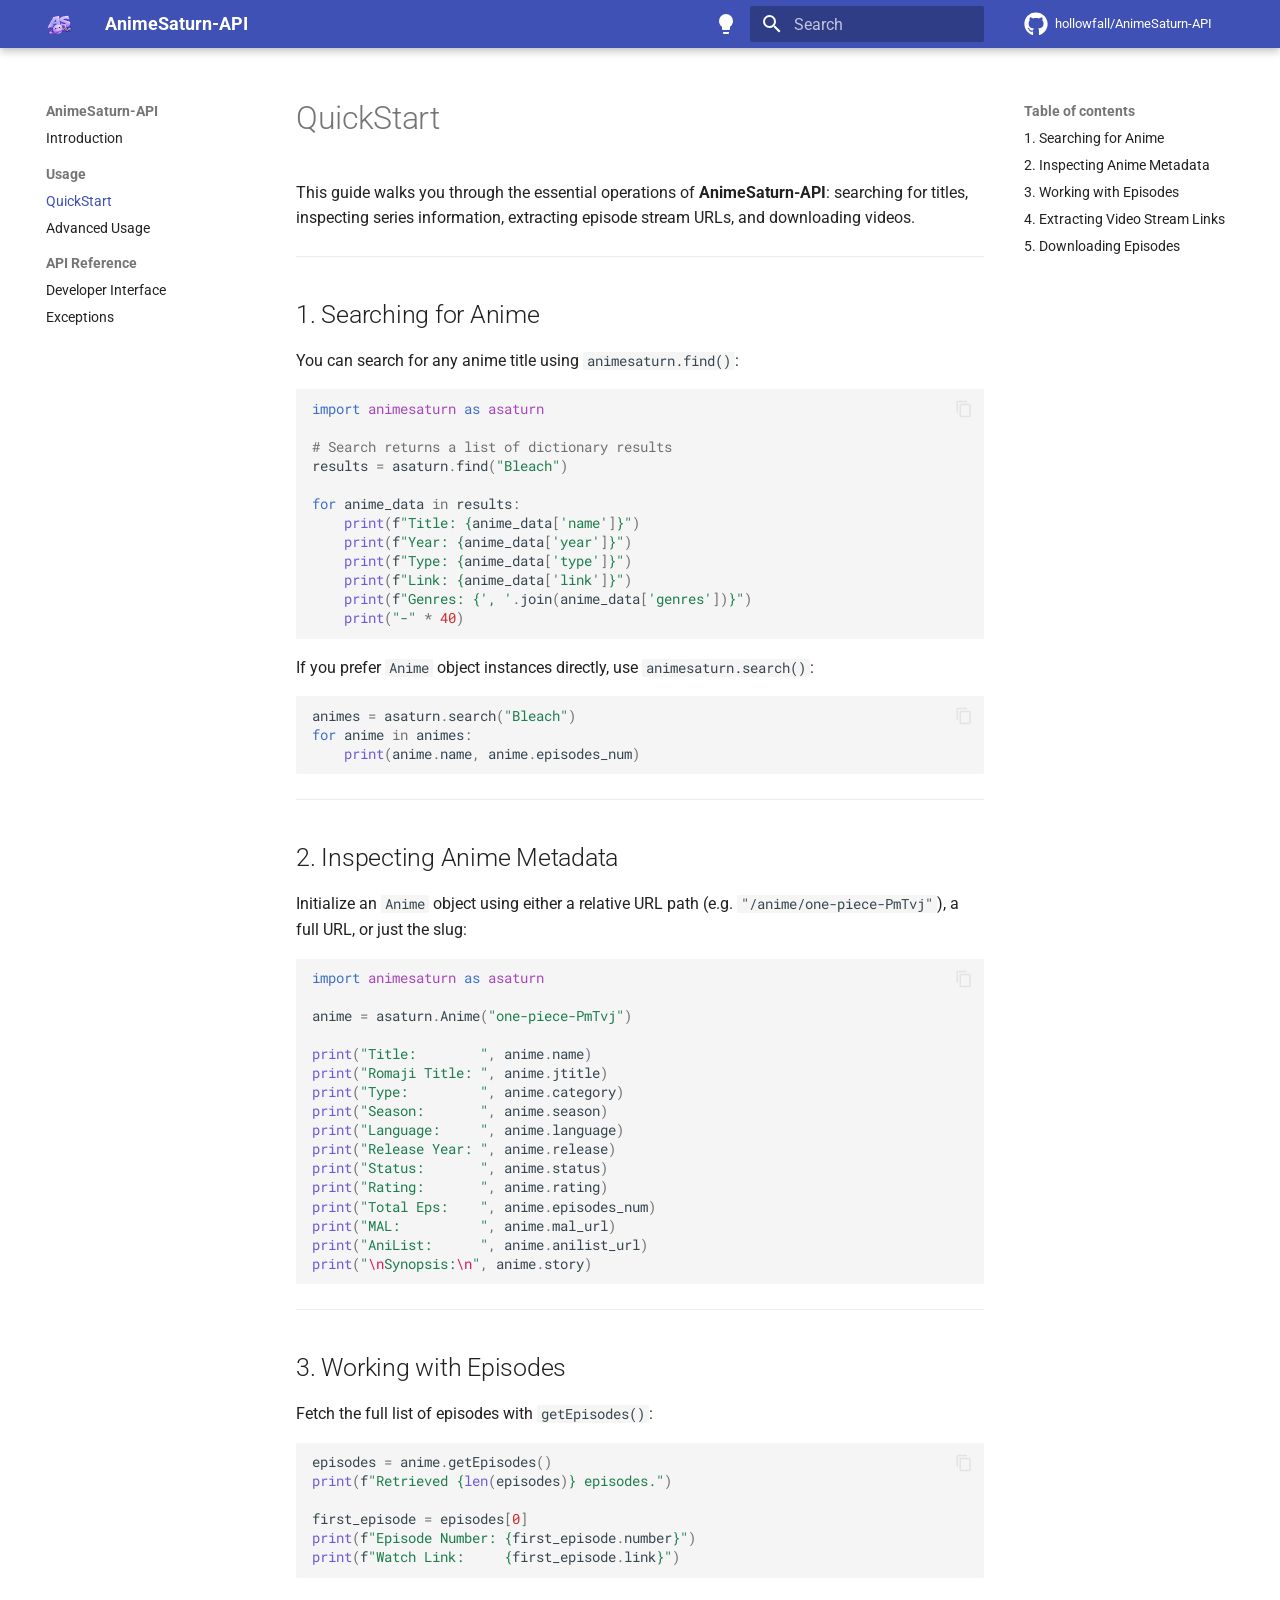
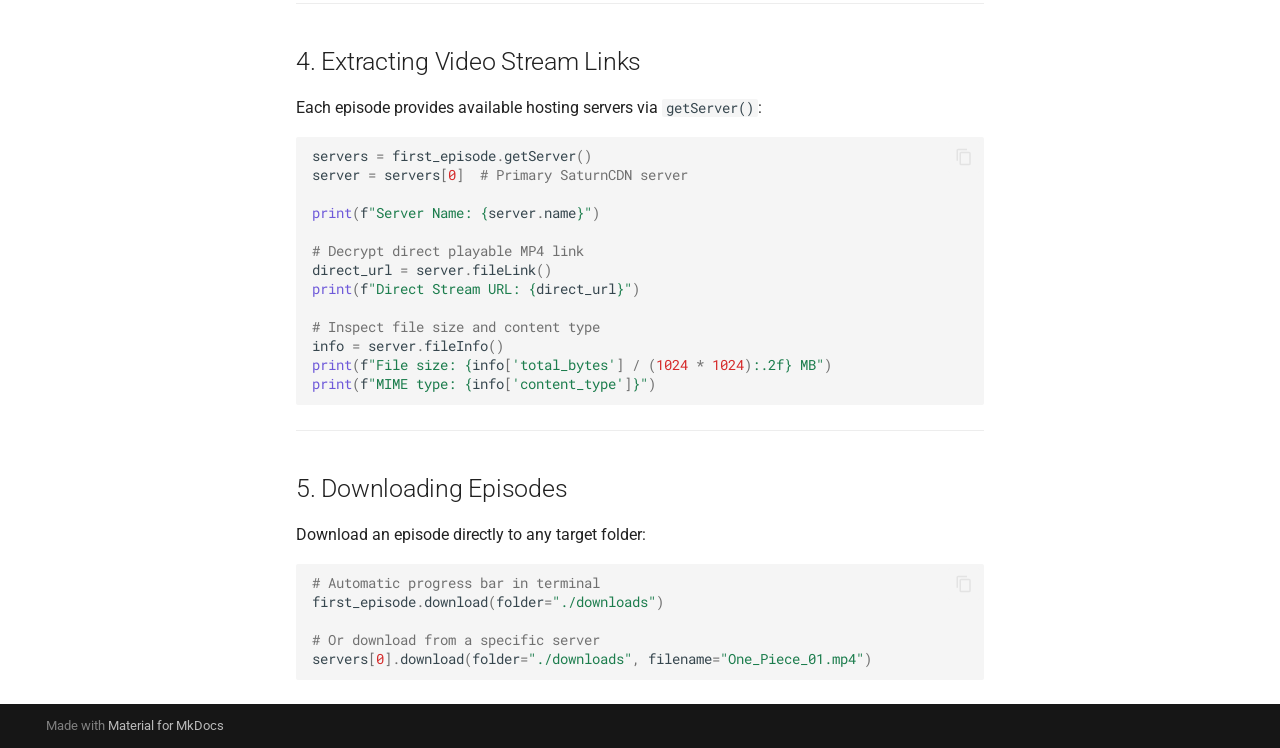
<file: docs/usage/quickstart/index.html>
<!doctype html>
<html lang="en" class="no-js">
  <head>
    
      <meta charset="utf-8">
      <meta name="viewport" content="width=device-width,initial-scale=1">
      
        <meta name="description" content="UNOFFICIAL high-performance Python library for AnimeSaturn and its official mirrors">
      
      
      
        <link rel="canonical" href="https://animesaturn.lawliet.lol/docs/usage/quickstart/">
      
      
        <link rel="prev" href="../..">
      
      
        <link rel="next" href="../advanced/">
      
      
        
      
      
      <link rel="icon" href="../../static/img/logo.png">
      <meta name="generator" content="mkdocs-1.6.1, mkdocs-material-9.7.7">
    
    
      
        <title>QuickStart - AnimeSaturn-API</title>
      
    
    
      <link rel="stylesheet" href="../../assets/stylesheets/main.ec1eaa64.min.css">
      
        
        <link rel="stylesheet" href="../../assets/stylesheets/palette.ab4e12ef.min.css">
      
      


    
    
      
    
    
      
        
        
        <link rel="preconnect" href="https://fonts.gstatic.com" crossorigin>
        <link rel="stylesheet" href="https://fonts.googleapis.com/css?family=Roboto:300,300i,400,400i,700,700i%7CRoboto+Mono:400,400i,700,700i&display=fallback">
        <style>:root{--md-text-font:"Roboto";--md-code-font:"Roboto Mono"}</style>
      
    
    
    <script>__md_scope=new URL("../..",location),__md_hash=e=>[...e].reduce(((e,_)=>(e<<5)-e+_.charCodeAt(0)),0),__md_get=(e,_=localStorage,t=__md_scope)=>JSON.parse(_.getItem(t.pathname+"."+e)),__md_set=(e,_,t=localStorage,a=__md_scope)=>{try{t.setItem(a.pathname+"."+e,JSON.stringify(_))}catch(e){}}</script>
    
      

    
    
  </head>
  
  
    
    
      
    
    
    
    
    <body dir="ltr" data-md-color-scheme="default" data-md-color-primary="indigo" data-md-color-accent="amber">
  
    
    <input class="md-toggle" data-md-toggle="drawer" type="checkbox" id="__drawer" autocomplete="off">
    <input class="md-toggle" data-md-toggle="search" type="checkbox" id="__search" autocomplete="off">
    <label class="md-overlay" for="__drawer"></label>
    <div data-md-component="skip">
      
        
        <a href="#quickstart" class="md-skip">
          Skip to content
        </a>
      
    </div>
    <div data-md-component="announce">
      
    </div>
    
    
      

  

<header class="md-header md-header--shadow" data-md-component="header">
  <nav class="md-header__inner md-grid" aria-label="Header">
    <a href="../.." title="AnimeSaturn-API" class="md-header__button md-logo" aria-label="AnimeSaturn-API" data-md-component="logo">
      
  <img src="../../static/img/logo.png" alt="logo">

    </a>
    <label class="md-header__button md-icon" for="__drawer">
      
      <svg xmlns="http://www.w3.org/2000/svg" viewBox="0 0 24 24"><path d="M3 6h18v2H3zm0 5h18v2H3zm0 5h18v2H3z"/></svg>
    </label>
    <div class="md-header__title" data-md-component="header-title">
      <div class="md-header__ellipsis">
        <div class="md-header__topic">
          <span class="md-ellipsis">
            AnimeSaturn-API
          </span>
        </div>
        <div class="md-header__topic" data-md-component="header-topic">
          <span class="md-ellipsis">
            
              QuickStart
            
          </span>
        </div>
      </div>
    </div>
    
      
        <form class="md-header__option" data-md-component="palette">
  
    
    
    
    <input class="md-option" data-md-color-media="(prefers-color-scheme: light)" data-md-color-scheme="default" data-md-color-primary="indigo" data-md-color-accent="amber"  aria-label="Switch to dark mode"  type="radio" name="__palette" id="__palette_0">
    
      <label class="md-header__button md-icon" title="Switch to dark mode" for="__palette_1" hidden>
        <svg xmlns="http://www.w3.org/2000/svg" viewBox="0 0 24 24"><path d="M12 2a7 7 0 0 0-7 7c0 2.38 1.19 4.47 3 5.74V17a1 1 0 0 0 1 1h6a1 1 0 0 0 1-1v-2.26c1.81-1.27 3-3.36 3-5.74a7 7 0 0 0-7-7M9 21a1 1 0 0 0 1 1h4a1 1 0 0 0 1-1v-1H9z"/></svg>
      </label>
    
  
    
    
    
    <input class="md-option" data-md-color-media="(prefers-color-scheme: dark)" data-md-color-scheme="slate" data-md-color-primary="indigo" data-md-color-accent="amber"  aria-label="Switch to light mode"  type="radio" name="__palette" id="__palette_1">
    
      <label class="md-header__button md-icon" title="Switch to light mode" for="__palette_0" hidden>
        <svg xmlns="http://www.w3.org/2000/svg" viewBox="0 0 24 24"><path d="M12 2a7 7 0 0 1 7 7c0 2.38-1.19 4.47-3 5.74V17a1 1 0 0 1-1 1H9a1 1 0 0 1-1-1v-2.26C6.19 13.47 5 11.38 5 9a7 7 0 0 1 7-7M9 21v-1h6v1a1 1 0 0 1-1 1h-4a1 1 0 0 1-1-1m3-17a5 5 0 0 0-5 5c0 2.05 1.23 3.81 3 4.58V16h4v-2.42c1.77-.77 3-2.53 3-4.58a5 5 0 0 0-5-5"/></svg>
      </label>
    
  
</form>
      
    
    
      <script>var palette=__md_get("__palette");if(palette&&palette.color){if("(prefers-color-scheme)"===palette.color.media){var media=matchMedia("(prefers-color-scheme: light)"),input=document.querySelector(media.matches?"[data-md-color-media='(prefers-color-scheme: light)']":"[data-md-color-media='(prefers-color-scheme: dark)']");palette.color.media=input.getAttribute("data-md-color-media"),palette.color.scheme=input.getAttribute("data-md-color-scheme"),palette.color.primary=input.getAttribute("data-md-color-primary"),palette.color.accent=input.getAttribute("data-md-color-accent")}for(var[key,value]of Object.entries(palette.color))document.body.setAttribute("data-md-color-"+key,value)}</script>
    
    
    
      
      
        <label class="md-header__button md-icon" for="__search">
          
          <svg xmlns="http://www.w3.org/2000/svg" viewBox="0 0 24 24"><path d="M9.5 3A6.5 6.5 0 0 1 16 9.5c0 1.61-.59 3.09-1.56 4.23l.27.27h.79l5 5-1.5 1.5-5-5v-.79l-.27-.27A6.52 6.52 0 0 1 9.5 16 6.5 6.5 0 0 1 3 9.5 6.5 6.5 0 0 1 9.5 3m0 2C7 5 5 7 5 9.5S7 14 9.5 14 14 12 14 9.5 12 5 9.5 5"/></svg>
        </label>
        <div class="md-search" data-md-component="search" role="dialog">
  <label class="md-search__overlay" for="__search"></label>
  <div class="md-search__inner" role="search">
    <form class="md-search__form" name="search">
      <input type="text" class="md-search__input" name="query" aria-label="Search" placeholder="Search" autocapitalize="off" autocorrect="off" autocomplete="off" spellcheck="false" data-md-component="search-query" required>
      <label class="md-search__icon md-icon" for="__search">
        
        <svg xmlns="http://www.w3.org/2000/svg" viewBox="0 0 24 24"><path d="M9.5 3A6.5 6.5 0 0 1 16 9.5c0 1.61-.59 3.09-1.56 4.23l.27.27h.79l5 5-1.5 1.5-5-5v-.79l-.27-.27A6.52 6.52 0 0 1 9.5 16 6.5 6.5 0 0 1 3 9.5 6.5 6.5 0 0 1 9.5 3m0 2C7 5 5 7 5 9.5S7 14 9.5 14 14 12 14 9.5 12 5 9.5 5"/></svg>
        
        <svg xmlns="http://www.w3.org/2000/svg" viewBox="0 0 24 24"><path d="M20 11v2H8l5.5 5.5-1.42 1.42L4.16 12l7.92-7.92L13.5 5.5 8 11z"/></svg>
      </label>
      <nav class="md-search__options" aria-label="Search">
        
        <button type="reset" class="md-search__icon md-icon" title="Clear" aria-label="Clear" tabindex="-1">
          
          <svg xmlns="http://www.w3.org/2000/svg" viewBox="0 0 24 24"><path d="M19 6.41 17.59 5 12 10.59 6.41 5 5 6.41 10.59 12 5 17.59 6.41 19 12 13.41 17.59 19 19 17.59 13.41 12z"/></svg>
        </button>
      </nav>
      
        <div class="md-search__suggest" data-md-component="search-suggest"></div>
      
    </form>
    <div class="md-search__output">
      <div class="md-search__scrollwrap" tabindex="0" data-md-scrollfix>
        <div class="md-search-result" data-md-component="search-result">
          <div class="md-search-result__meta">
            Initializing search
          </div>
          <ol class="md-search-result__list" role="presentation"></ol>
        </div>
      </div>
    </div>
  </div>
</div>
      
    
    
      <div class="md-header__source">
        <a href="https://github.com/hollowfall/AnimeSaturn-API" title="Go to repository" class="md-source" data-md-component="source">
  <div class="md-source__icon md-icon">
    
    <svg xmlns="http://www.w3.org/2000/svg" viewBox="0 0 512 512"><!--! Font Awesome Free 7.1.0 by @fontawesome - https://fontawesome.com License - https://fontawesome.com/license/free (Icons: CC BY 4.0, Fonts: SIL OFL 1.1, Code: MIT License) Copyright 2025 Fonticons, Inc.--><path d="M173.9 397.4c0 2-2.3 3.6-5.2 3.6-3.3.3-5.6-1.3-5.6-3.6 0-2 2.3-3.6 5.2-3.6 3-.3 5.6 1.3 5.6 3.6m-31.1-4.5c-.7 2 1.3 4.3 4.3 4.9 2.6 1 5.6 0 6.2-2s-1.3-4.3-4.3-5.2c-2.6-.7-5.5.3-6.2 2.3m44.2-1.7c-2.9.7-4.9 2.6-4.6 4.9.3 2 2.9 3.3 5.9 2.6 2.9-.7 4.9-2.6 4.6-4.6-.3-1.9-3-3.2-5.9-2.9M252.8 8C114.1 8 8 113.3 8 252c0 110.9 69.8 205.8 169.5 239.2 12.8 2.3 17.3-5.6 17.3-12.1 0-6.2-.3-40.4-.3-61.4 0 0-70 15-84.7-29.8 0 0-11.4-29.1-27.8-36.6 0 0-22.9-15.7 1.6-15.4 0 0 24.9 2 38.6 25.8 21.9 38.6 58.6 27.5 72.9 20.9 2.3-16 8.8-27.1 16-33.7-55.9-6.2-112.3-14.3-112.3-110.5 0-27.5 7.6-41.3 23.6-58.9-2.6-6.5-11.1-33.3 2.6-67.9 20.9-6.5 69 27 69 27 20-5.6 41.5-8.5 62.8-8.5s42.8 2.9 62.8 8.5c0 0 48.1-33.6 69-27 13.7 34.7 5.2 61.4 2.6 67.9 16 17.7 25.8 31.5 25.8 58.9 0 96.5-58.9 104.2-114.8 110.5 9.2 7.9 17 22.9 17 46.4 0 33.7-.3 75.4-.3 83.6 0 6.5 4.6 14.4 17.3 12.1C436.2 457.8 504 362.9 504 252 504 113.3 391.5 8 252.8 8M105.2 352.9c-1.3 1-1 3.3.7 5.2 1.6 1.6 3.9 2.3 5.2 1 1.3-1 1-3.3-.7-5.2-1.6-1.6-3.9-2.3-5.2-1m-10.8-8.1c-.7 1.3.3 2.9 2.3 3.9 1.6 1 3.6.7 4.3-.7.7-1.3-.3-2.9-2.3-3.9-2-.6-3.6-.3-4.3.7m32.4 35.6c-1.6 1.3-1 4.3 1.3 6.2 2.3 2.3 5.2 2.6 6.5 1 1.3-1.3.7-4.3-1.3-6.2-2.2-2.3-5.2-2.6-6.5-1m-11.4-14.7c-1.6 1-1.6 3.6 0 5.9s4.3 3.3 5.6 2.3c1.6-1.3 1.6-3.9 0-6.2-1.4-2.3-4-3.3-5.6-2"/></svg>
  </div>
  <div class="md-source__repository">
    hollowfall/AnimeSaturn-API
  </div>
</a>
      </div>
    
  </nav>
  
</header>
    
    <div class="md-container" data-md-component="container">
      
      
        
          
        
      
      <main class="md-main" data-md-component="main">
        <div class="md-main__inner md-grid">
          
            
              
              <div class="md-sidebar md-sidebar--primary" data-md-component="sidebar" data-md-type="navigation" >
                <div class="md-sidebar__scrollwrap">
                  <div class="md-sidebar__inner">
                    



<nav class="md-nav md-nav--primary" aria-label="Navigation" data-md-level="0">
  <label class="md-nav__title" for="__drawer">
    <a href="../.." title="AnimeSaturn-API" class="md-nav__button md-logo" aria-label="AnimeSaturn-API" data-md-component="logo">
      
  <img src="../../static/img/logo.png" alt="logo">

    </a>
    AnimeSaturn-API
  </label>
  
    <div class="md-nav__source">
      <a href="https://github.com/hollowfall/AnimeSaturn-API" title="Go to repository" class="md-source" data-md-component="source">
  <div class="md-source__icon md-icon">
    
    <svg xmlns="http://www.w3.org/2000/svg" viewBox="0 0 512 512"><!--! Font Awesome Free 7.1.0 by @fontawesome - https://fontawesome.com License - https://fontawesome.com/license/free (Icons: CC BY 4.0, Fonts: SIL OFL 1.1, Code: MIT License) Copyright 2025 Fonticons, Inc.--><path d="M173.9 397.4c0 2-2.3 3.6-5.2 3.6-3.3.3-5.6-1.3-5.6-3.6 0-2 2.3-3.6 5.2-3.6 3-.3 5.6 1.3 5.6 3.6m-31.1-4.5c-.7 2 1.3 4.3 4.3 4.9 2.6 1 5.6 0 6.2-2s-1.3-4.3-4.3-5.2c-2.6-.7-5.5.3-6.2 2.3m44.2-1.7c-2.9.7-4.9 2.6-4.6 4.9.3 2 2.9 3.3 5.9 2.6 2.9-.7 4.9-2.6 4.6-4.6-.3-1.9-3-3.2-5.9-2.9M252.8 8C114.1 8 8 113.3 8 252c0 110.9 69.8 205.8 169.5 239.2 12.8 2.3 17.3-5.6 17.3-12.1 0-6.2-.3-40.4-.3-61.4 0 0-70 15-84.7-29.8 0 0-11.4-29.1-27.8-36.6 0 0-22.9-15.7 1.6-15.4 0 0 24.9 2 38.6 25.8 21.9 38.6 58.6 27.5 72.9 20.9 2.3-16 8.8-27.1 16-33.7-55.9-6.2-112.3-14.3-112.3-110.5 0-27.5 7.6-41.3 23.6-58.9-2.6-6.5-11.1-33.3 2.6-67.9 20.9-6.5 69 27 69 27 20-5.6 41.5-8.5 62.8-8.5s42.8 2.9 62.8 8.5c0 0 48.1-33.6 69-27 13.7 34.7 5.2 61.4 2.6 67.9 16 17.7 25.8 31.5 25.8 58.9 0 96.5-58.9 104.2-114.8 110.5 9.2 7.9 17 22.9 17 46.4 0 33.7-.3 75.4-.3 83.6 0 6.5 4.6 14.4 17.3 12.1C436.2 457.8 504 362.9 504 252 504 113.3 391.5 8 252.8 8M105.2 352.9c-1.3 1-1 3.3.7 5.2 1.6 1.6 3.9 2.3 5.2 1 1.3-1 1-3.3-.7-5.2-1.6-1.6-3.9-2.3-5.2-1m-10.8-8.1c-.7 1.3.3 2.9 2.3 3.9 1.6 1 3.6.7 4.3-.7.7-1.3-.3-2.9-2.3-3.9-2-.6-3.6-.3-4.3.7m32.4 35.6c-1.6 1.3-1 4.3 1.3 6.2 2.3 2.3 5.2 2.6 6.5 1 1.3-1.3.7-4.3-1.3-6.2-2.2-2.3-5.2-2.6-6.5-1m-11.4-14.7c-1.6 1-1.6 3.6 0 5.9s4.3 3.3 5.6 2.3c1.6-1.3 1.6-3.9 0-6.2-1.4-2.3-4-3.3-5.6-2"/></svg>
  </div>
  <div class="md-source__repository">
    hollowfall/AnimeSaturn-API
  </div>
</a>
    </div>
  
  <ul class="md-nav__list" data-md-scrollfix>
    
      
      
  
  
  
  
    <li class="md-nav__item">
      <a href="../.." class="md-nav__link">
        
  
  
  <span class="md-ellipsis">
    
  
    Introduction
  

    
  </span>
  
  

      </a>
    </li>
  

    
      
      
  
  
    
  
  
  
    
    
    
    
      
        
        
      
    
    
    <li class="md-nav__item md-nav__item--active md-nav__item--section md-nav__item--nested">
      
        
        
        <input class="md-nav__toggle md-toggle " type="checkbox" id="__nav_2" checked>
        
          
          <label class="md-nav__link" for="__nav_2" id="__nav_2_label" tabindex="">
            
  
  
  <span class="md-ellipsis">
    
  
    Usage
  

    
  </span>
  
  

            <span class="md-nav__icon md-icon"></span>
          </label>
        
        <nav class="md-nav" data-md-level="1" aria-labelledby="__nav_2_label" aria-expanded="true">
          <label class="md-nav__title" for="__nav_2">
            <span class="md-nav__icon md-icon"></span>
            
  
    Usage
  

          </label>
          <ul class="md-nav__list" data-md-scrollfix>
            
              
                
  
  
    
  
  
  
    <li class="md-nav__item md-nav__item--active">
      
      <input class="md-nav__toggle md-toggle" type="checkbox" id="__toc">
      
      
        
      
      
        <label class="md-nav__link md-nav__link--active" for="__toc">
          
  
  
  <span class="md-ellipsis">
    
  
    QuickStart
  

    
  </span>
  
  

          <span class="md-nav__icon md-icon"></span>
        </label>
      
      <a href="./" class="md-nav__link md-nav__link--active">
        
  
  
  <span class="md-ellipsis">
    
  
    QuickStart
  

    
  </span>
  
  

      </a>
      
        

<nav class="md-nav md-nav--secondary" aria-label="Table of contents">
  
  
  
    
  
  
    <label class="md-nav__title" for="__toc">
      <span class="md-nav__icon md-icon"></span>
      Table of contents
    </label>
    <ul class="md-nav__list" data-md-component="toc" data-md-scrollfix>
      
        <li class="md-nav__item">
  <a href="#1-searching-for-anime" class="md-nav__link">
    <span class="md-ellipsis">
      
        1. Searching for Anime
      
    </span>
  </a>
  
</li>
      
        <li class="md-nav__item">
  <a href="#2-inspecting-anime-metadata" class="md-nav__link">
    <span class="md-ellipsis">
      
        2. Inspecting Anime Metadata
      
    </span>
  </a>
  
</li>
      
        <li class="md-nav__item">
  <a href="#3-working-with-episodes" class="md-nav__link">
    <span class="md-ellipsis">
      
        3. Working with Episodes
      
    </span>
  </a>
  
</li>
      
        <li class="md-nav__item">
  <a href="#4-extracting-video-stream-links" class="md-nav__link">
    <span class="md-ellipsis">
      
        4. Extracting Video Stream Links
      
    </span>
  </a>
  
</li>
      
        <li class="md-nav__item">
  <a href="#5-downloading-episodes" class="md-nav__link">
    <span class="md-ellipsis">
      
        5. Downloading Episodes
      
    </span>
  </a>
  
</li>
      
    </ul>
  
</nav>
      
    </li>
  

              
            
              
                
  
  
  
  
    <li class="md-nav__item">
      <a href="../advanced/" class="md-nav__link">
        
  
  
  <span class="md-ellipsis">
    
  
    Advanced Usage
  

    
  </span>
  
  

      </a>
    </li>
  

              
            
          </ul>
        </nav>
      
    </li>
  

    
      
      
  
  
  
  
    
    
    
    
      
        
        
      
    
    
    <li class="md-nav__item md-nav__item--section md-nav__item--nested">
      
        
        
        <input class="md-nav__toggle md-toggle " type="checkbox" id="__nav_3" >
        
          
          <label class="md-nav__link" for="__nav_3" id="__nav_3_label" tabindex="">
            
  
  
  <span class="md-ellipsis">
    
  
    API Reference
  

    
  </span>
  
  

            <span class="md-nav__icon md-icon"></span>
          </label>
        
        <nav class="md-nav" data-md-level="1" aria-labelledby="__nav_3_label" aria-expanded="false">
          <label class="md-nav__title" for="__nav_3">
            <span class="md-nav__icon md-icon"></span>
            
  
    API Reference
  

          </label>
          <ul class="md-nav__list" data-md-scrollfix>
            
              
                
  
  
  
  
    <li class="md-nav__item">
      <a href="../../api-reference/developer-interface/" class="md-nav__link">
        
  
  
  <span class="md-ellipsis">
    
  
    Developer Interface
  

    
  </span>
  
  

      </a>
    </li>
  

              
            
              
                
  
  
  
  
    <li class="md-nav__item">
      <a href="../../api-reference/exceptions/" class="md-nav__link">
        
  
  
  <span class="md-ellipsis">
    
  
    Exceptions
  

    
  </span>
  
  

      </a>
    </li>
  

              
            
          </ul>
        </nav>
      
    </li>
  

    
  </ul>
</nav>
                  </div>
                </div>
              </div>
            
            
              
              <div class="md-sidebar md-sidebar--secondary" data-md-component="sidebar" data-md-type="toc" >
                <div class="md-sidebar__scrollwrap">
                  <div class="md-sidebar__inner">
                    

<nav class="md-nav md-nav--secondary" aria-label="Table of contents">
  
  
  
    
  
  
    <label class="md-nav__title" for="__toc">
      <span class="md-nav__icon md-icon"></span>
      Table of contents
    </label>
    <ul class="md-nav__list" data-md-component="toc" data-md-scrollfix>
      
        <li class="md-nav__item">
  <a href="#1-searching-for-anime" class="md-nav__link">
    <span class="md-ellipsis">
      
        1. Searching for Anime
      
    </span>
  </a>
  
</li>
      
        <li class="md-nav__item">
  <a href="#2-inspecting-anime-metadata" class="md-nav__link">
    <span class="md-ellipsis">
      
        2. Inspecting Anime Metadata
      
    </span>
  </a>
  
</li>
      
        <li class="md-nav__item">
  <a href="#3-working-with-episodes" class="md-nav__link">
    <span class="md-ellipsis">
      
        3. Working with Episodes
      
    </span>
  </a>
  
</li>
      
        <li class="md-nav__item">
  <a href="#4-extracting-video-stream-links" class="md-nav__link">
    <span class="md-ellipsis">
      
        4. Extracting Video Stream Links
      
    </span>
  </a>
  
</li>
      
        <li class="md-nav__item">
  <a href="#5-downloading-episodes" class="md-nav__link">
    <span class="md-ellipsis">
      
        5. Downloading Episodes
      
    </span>
  </a>
  
</li>
      
    </ul>
  
</nav>
                  </div>
                </div>
              </div>
            
          
          
            <div class="md-content" data-md-component="content">
              
              <article class="md-content__inner md-typeset">
                
                  



<h1 id="quickstart">QuickStart</h1>
<p>This guide walks you through the essential operations of <strong>AnimeSaturn-API</strong>: searching for titles, inspecting series information, extracting episode stream URLs, and downloading videos.</p>
<hr />
<h2 id="1-searching-for-anime">1. Searching for Anime</h2>
<p>You can search for any anime title using <code>animesaturn.find()</code>:</p>
<div class="language-python highlight"><pre><span></span><code><span id="__span-0-1"><a id="__codelineno-0-1" name="__codelineno-0-1" href="#__codelineno-0-1"></a><span class="kn">import</span><span class="w"> </span><span class="nn">animesaturn</span><span class="w"> </span><span class="k">as</span><span class="w"> </span><span class="nn">asaturn</span>
</span><span id="__span-0-2"><a id="__codelineno-0-2" name="__codelineno-0-2" href="#__codelineno-0-2"></a>
</span><span id="__span-0-3"><a id="__codelineno-0-3" name="__codelineno-0-3" href="#__codelineno-0-3"></a><span class="c1"># Search returns a list of dictionary results</span>
</span><span id="__span-0-4"><a id="__codelineno-0-4" name="__codelineno-0-4" href="#__codelineno-0-4"></a><span class="n">results</span> <span class="o">=</span> <span class="n">asaturn</span><span class="o">.</span><span class="n">find</span><span class="p">(</span><span class="s2">"Bleach"</span><span class="p">)</span>
</span><span id="__span-0-5"><a id="__codelineno-0-5" name="__codelineno-0-5" href="#__codelineno-0-5"></a>
</span><span id="__span-0-6"><a id="__codelineno-0-6" name="__codelineno-0-6" href="#__codelineno-0-6"></a><span class="k">for</span> <span class="n">anime_data</span> <span class="ow">in</span> <span class="n">results</span><span class="p">:</span>
</span><span id="__span-0-7"><a id="__codelineno-0-7" name="__codelineno-0-7" href="#__codelineno-0-7"></a>    <span class="nb">print</span><span class="p">(</span><span class="sa">f</span><span class="s2">"Title: </span><span class="si">{</span><span class="n">anime_data</span><span class="p">[</span><span class="s1">'name'</span><span class="p">]</span><span class="si">}</span><span class="s2">"</span><span class="p">)</span>
</span><span id="__span-0-8"><a id="__codelineno-0-8" name="__codelineno-0-8" href="#__codelineno-0-8"></a>    <span class="nb">print</span><span class="p">(</span><span class="sa">f</span><span class="s2">"Year: </span><span class="si">{</span><span class="n">anime_data</span><span class="p">[</span><span class="s1">'year'</span><span class="p">]</span><span class="si">}</span><span class="s2">"</span><span class="p">)</span>
</span><span id="__span-0-9"><a id="__codelineno-0-9" name="__codelineno-0-9" href="#__codelineno-0-9"></a>    <span class="nb">print</span><span class="p">(</span><span class="sa">f</span><span class="s2">"Type: </span><span class="si">{</span><span class="n">anime_data</span><span class="p">[</span><span class="s1">'type'</span><span class="p">]</span><span class="si">}</span><span class="s2">"</span><span class="p">)</span>
</span><span id="__span-0-10"><a id="__codelineno-0-10" name="__codelineno-0-10" href="#__codelineno-0-10"></a>    <span class="nb">print</span><span class="p">(</span><span class="sa">f</span><span class="s2">"Link: </span><span class="si">{</span><span class="n">anime_data</span><span class="p">[</span><span class="s1">'link'</span><span class="p">]</span><span class="si">}</span><span class="s2">"</span><span class="p">)</span>
</span><span id="__span-0-11"><a id="__codelineno-0-11" name="__codelineno-0-11" href="#__codelineno-0-11"></a>    <span class="nb">print</span><span class="p">(</span><span class="sa">f</span><span class="s2">"Genres: </span><span class="si">{</span><span class="s1">', '</span><span class="o">.</span><span class="n">join</span><span class="p">(</span><span class="n">anime_data</span><span class="p">[</span><span class="s1">'genres'</span><span class="p">])</span><span class="si">}</span><span class="s2">"</span><span class="p">)</span>
</span><span id="__span-0-12"><a id="__codelineno-0-12" name="__codelineno-0-12" href="#__codelineno-0-12"></a>    <span class="nb">print</span><span class="p">(</span><span class="s2">"-"</span> <span class="o">*</span> <span class="mi">40</span><span class="p">)</span>
</span></code></pre></div>
<p>If you prefer <code>Anime</code> object instances directly, use <code>animesaturn.search()</code>:</p>
<div class="language-python highlight"><pre><span></span><code><span id="__span-1-1"><a id="__codelineno-1-1" name="__codelineno-1-1" href="#__codelineno-1-1"></a><span class="n">animes</span> <span class="o">=</span> <span class="n">asaturn</span><span class="o">.</span><span class="n">search</span><span class="p">(</span><span class="s2">"Bleach"</span><span class="p">)</span>
</span><span id="__span-1-2"><a id="__codelineno-1-2" name="__codelineno-1-2" href="#__codelineno-1-2"></a><span class="k">for</span> <span class="n">anime</span> <span class="ow">in</span> <span class="n">animes</span><span class="p">:</span>
</span><span id="__span-1-3"><a id="__codelineno-1-3" name="__codelineno-1-3" href="#__codelineno-1-3"></a>    <span class="nb">print</span><span class="p">(</span><span class="n">anime</span><span class="o">.</span><span class="n">name</span><span class="p">,</span> <span class="n">anime</span><span class="o">.</span><span class="n">episodes_num</span><span class="p">)</span>
</span></code></pre></div>
<hr />
<h2 id="2-inspecting-anime-metadata">2. Inspecting Anime Metadata</h2>
<p>Initialize an <code>Anime</code> object using either a relative URL path (e.g. <code>"/anime/one-piece-PmTvj"</code>), a full URL, or just the slug:</p>
<div class="language-python highlight"><pre><span></span><code><span id="__span-2-1"><a id="__codelineno-2-1" name="__codelineno-2-1" href="#__codelineno-2-1"></a><span class="kn">import</span><span class="w"> </span><span class="nn">animesaturn</span><span class="w"> </span><span class="k">as</span><span class="w"> </span><span class="nn">asaturn</span>
</span><span id="__span-2-2"><a id="__codelineno-2-2" name="__codelineno-2-2" href="#__codelineno-2-2"></a>
</span><span id="__span-2-3"><a id="__codelineno-2-3" name="__codelineno-2-3" href="#__codelineno-2-3"></a><span class="n">anime</span> <span class="o">=</span> <span class="n">asaturn</span><span class="o">.</span><span class="n">Anime</span><span class="p">(</span><span class="s2">"one-piece-PmTvj"</span><span class="p">)</span>
</span><span id="__span-2-4"><a id="__codelineno-2-4" name="__codelineno-2-4" href="#__codelineno-2-4"></a>
</span><span id="__span-2-5"><a id="__codelineno-2-5" name="__codelineno-2-5" href="#__codelineno-2-5"></a><span class="nb">print</span><span class="p">(</span><span class="s2">"Title:        "</span><span class="p">,</span> <span class="n">anime</span><span class="o">.</span><span class="n">name</span><span class="p">)</span>
</span><span id="__span-2-6"><a id="__codelineno-2-6" name="__codelineno-2-6" href="#__codelineno-2-6"></a><span class="nb">print</span><span class="p">(</span><span class="s2">"Romaji Title: "</span><span class="p">,</span> <span class="n">anime</span><span class="o">.</span><span class="n">jtitle</span><span class="p">)</span>
</span><span id="__span-2-7"><a id="__codelineno-2-7" name="__codelineno-2-7" href="#__codelineno-2-7"></a><span class="nb">print</span><span class="p">(</span><span class="s2">"Type:         "</span><span class="p">,</span> <span class="n">anime</span><span class="o">.</span><span class="n">category</span><span class="p">)</span>
</span><span id="__span-2-8"><a id="__codelineno-2-8" name="__codelineno-2-8" href="#__codelineno-2-8"></a><span class="nb">print</span><span class="p">(</span><span class="s2">"Season:       "</span><span class="p">,</span> <span class="n">anime</span><span class="o">.</span><span class="n">season</span><span class="p">)</span>
</span><span id="__span-2-9"><a id="__codelineno-2-9" name="__codelineno-2-9" href="#__codelineno-2-9"></a><span class="nb">print</span><span class="p">(</span><span class="s2">"Language:     "</span><span class="p">,</span> <span class="n">anime</span><span class="o">.</span><span class="n">language</span><span class="p">)</span>
</span><span id="__span-2-10"><a id="__codelineno-2-10" name="__codelineno-2-10" href="#__codelineno-2-10"></a><span class="nb">print</span><span class="p">(</span><span class="s2">"Release Year: "</span><span class="p">,</span> <span class="n">anime</span><span class="o">.</span><span class="n">release</span><span class="p">)</span>
</span><span id="__span-2-11"><a id="__codelineno-2-11" name="__codelineno-2-11" href="#__codelineno-2-11"></a><span class="nb">print</span><span class="p">(</span><span class="s2">"Status:       "</span><span class="p">,</span> <span class="n">anime</span><span class="o">.</span><span class="n">status</span><span class="p">)</span>
</span><span id="__span-2-12"><a id="__codelineno-2-12" name="__codelineno-2-12" href="#__codelineno-2-12"></a><span class="nb">print</span><span class="p">(</span><span class="s2">"Rating:       "</span><span class="p">,</span> <span class="n">anime</span><span class="o">.</span><span class="n">rating</span><span class="p">)</span>
</span><span id="__span-2-13"><a id="__codelineno-2-13" name="__codelineno-2-13" href="#__codelineno-2-13"></a><span class="nb">print</span><span class="p">(</span><span class="s2">"Total Eps:    "</span><span class="p">,</span> <span class="n">anime</span><span class="o">.</span><span class="n">episodes_num</span><span class="p">)</span>
</span><span id="__span-2-14"><a id="__codelineno-2-14" name="__codelineno-2-14" href="#__codelineno-2-14"></a><span class="nb">print</span><span class="p">(</span><span class="s2">"MAL:          "</span><span class="p">,</span> <span class="n">anime</span><span class="o">.</span><span class="n">mal_url</span><span class="p">)</span>
</span><span id="__span-2-15"><a id="__codelineno-2-15" name="__codelineno-2-15" href="#__codelineno-2-15"></a><span class="nb">print</span><span class="p">(</span><span class="s2">"AniList:      "</span><span class="p">,</span> <span class="n">anime</span><span class="o">.</span><span class="n">anilist_url</span><span class="p">)</span>
</span><span id="__span-2-16"><a id="__codelineno-2-16" name="__codelineno-2-16" href="#__codelineno-2-16"></a><span class="nb">print</span><span class="p">(</span><span class="s2">"</span><span class="se">\n</span><span class="s2">Synopsis:</span><span class="se">\n</span><span class="s2">"</span><span class="p">,</span> <span class="n">anime</span><span class="o">.</span><span class="n">story</span><span class="p">)</span>
</span></code></pre></div>
<hr />
<h2 id="3-working-with-episodes">3. Working with Episodes</h2>
<p>Fetch the full list of episodes with <code>getEpisodes()</code>:</p>
<div class="language-python highlight"><pre><span></span><code><span id="__span-3-1"><a id="__codelineno-3-1" name="__codelineno-3-1" href="#__codelineno-3-1"></a><span class="n">episodes</span> <span class="o">=</span> <span class="n">anime</span><span class="o">.</span><span class="n">getEpisodes</span><span class="p">()</span>
</span><span id="__span-3-2"><a id="__codelineno-3-2" name="__codelineno-3-2" href="#__codelineno-3-2"></a><span class="nb">print</span><span class="p">(</span><span class="sa">f</span><span class="s2">"Retrieved </span><span class="si">{</span><span class="nb">len</span><span class="p">(</span><span class="n">episodes</span><span class="p">)</span><span class="si">}</span><span class="s2"> episodes."</span><span class="p">)</span>
</span><span id="__span-3-3"><a id="__codelineno-3-3" name="__codelineno-3-3" href="#__codelineno-3-3"></a>
</span><span id="__span-3-4"><a id="__codelineno-3-4" name="__codelineno-3-4" href="#__codelineno-3-4"></a><span class="n">first_episode</span> <span class="o">=</span> <span class="n">episodes</span><span class="p">[</span><span class="mi">0</span><span class="p">]</span>
</span><span id="__span-3-5"><a id="__codelineno-3-5" name="__codelineno-3-5" href="#__codelineno-3-5"></a><span class="nb">print</span><span class="p">(</span><span class="sa">f</span><span class="s2">"Episode Number: </span><span class="si">{</span><span class="n">first_episode</span><span class="o">.</span><span class="n">number</span><span class="si">}</span><span class="s2">"</span><span class="p">)</span>
</span><span id="__span-3-6"><a id="__codelineno-3-6" name="__codelineno-3-6" href="#__codelineno-3-6"></a><span class="nb">print</span><span class="p">(</span><span class="sa">f</span><span class="s2">"Watch Link:     </span><span class="si">{</span><span class="n">first_episode</span><span class="o">.</span><span class="n">link</span><span class="si">}</span><span class="s2">"</span><span class="p">)</span>
</span></code></pre></div>
<hr />
<h2 id="4-extracting-video-stream-links">4. Extracting Video Stream Links</h2>
<p>Each episode provides available hosting servers via <code>getServer()</code>:</p>
<div class="language-python highlight"><pre><span></span><code><span id="__span-4-1"><a id="__codelineno-4-1" name="__codelineno-4-1" href="#__codelineno-4-1"></a><span class="n">servers</span> <span class="o">=</span> <span class="n">first_episode</span><span class="o">.</span><span class="n">getServer</span><span class="p">()</span>
</span><span id="__span-4-2"><a id="__codelineno-4-2" name="__codelineno-4-2" href="#__codelineno-4-2"></a><span class="n">server</span> <span class="o">=</span> <span class="n">servers</span><span class="p">[</span><span class="mi">0</span><span class="p">]</span>  <span class="c1"># Primary SaturnCDN server</span>
</span><span id="__span-4-3"><a id="__codelineno-4-3" name="__codelineno-4-3" href="#__codelineno-4-3"></a>
</span><span id="__span-4-4"><a id="__codelineno-4-4" name="__codelineno-4-4" href="#__codelineno-4-4"></a><span class="nb">print</span><span class="p">(</span><span class="sa">f</span><span class="s2">"Server Name: </span><span class="si">{</span><span class="n">server</span><span class="o">.</span><span class="n">name</span><span class="si">}</span><span class="s2">"</span><span class="p">)</span>
</span><span id="__span-4-5"><a id="__codelineno-4-5" name="__codelineno-4-5" href="#__codelineno-4-5"></a>
</span><span id="__span-4-6"><a id="__codelineno-4-6" name="__codelineno-4-6" href="#__codelineno-4-6"></a><span class="c1"># Decrypt direct playable MP4 link</span>
</span><span id="__span-4-7"><a id="__codelineno-4-7" name="__codelineno-4-7" href="#__codelineno-4-7"></a><span class="n">direct_url</span> <span class="o">=</span> <span class="n">server</span><span class="o">.</span><span class="n">fileLink</span><span class="p">()</span>
</span><span id="__span-4-8"><a id="__codelineno-4-8" name="__codelineno-4-8" href="#__codelineno-4-8"></a><span class="nb">print</span><span class="p">(</span><span class="sa">f</span><span class="s2">"Direct Stream URL: </span><span class="si">{</span><span class="n">direct_url</span><span class="si">}</span><span class="s2">"</span><span class="p">)</span>
</span><span id="__span-4-9"><a id="__codelineno-4-9" name="__codelineno-4-9" href="#__codelineno-4-9"></a>
</span><span id="__span-4-10"><a id="__codelineno-4-10" name="__codelineno-4-10" href="#__codelineno-4-10"></a><span class="c1"># Inspect file size and content type</span>
</span><span id="__span-4-11"><a id="__codelineno-4-11" name="__codelineno-4-11" href="#__codelineno-4-11"></a><span class="n">info</span> <span class="o">=</span> <span class="n">server</span><span class="o">.</span><span class="n">fileInfo</span><span class="p">()</span>
</span><span id="__span-4-12"><a id="__codelineno-4-12" name="__codelineno-4-12" href="#__codelineno-4-12"></a><span class="nb">print</span><span class="p">(</span><span class="sa">f</span><span class="s2">"File size: </span><span class="si">{</span><span class="n">info</span><span class="p">[</span><span class="s1">'total_bytes'</span><span class="p">]</span><span class="w"> </span><span class="o">/</span><span class="w"> </span><span class="p">(</span><span class="mi">1024</span><span class="w"> </span><span class="o">*</span><span class="w"> </span><span class="mi">1024</span><span class="p">)</span><span class="si">:</span><span class="s2">.2f</span><span class="si">}</span><span class="s2"> MB"</span><span class="p">)</span>
</span><span id="__span-4-13"><a id="__codelineno-4-13" name="__codelineno-4-13" href="#__codelineno-4-13"></a><span class="nb">print</span><span class="p">(</span><span class="sa">f</span><span class="s2">"MIME type: </span><span class="si">{</span><span class="n">info</span><span class="p">[</span><span class="s1">'content_type'</span><span class="p">]</span><span class="si">}</span><span class="s2">"</span><span class="p">)</span>
</span></code></pre></div>
<hr />
<h2 id="5-downloading-episodes">5. Downloading Episodes</h2>
<p>Download an episode directly to any target folder:</p>
<div class="language-python highlight"><pre><span></span><code><span id="__span-5-1"><a id="__codelineno-5-1" name="__codelineno-5-1" href="#__codelineno-5-1"></a><span class="c1"># Automatic progress bar in terminal</span>
</span><span id="__span-5-2"><a id="__codelineno-5-2" name="__codelineno-5-2" href="#__codelineno-5-2"></a><span class="n">first_episode</span><span class="o">.</span><span class="n">download</span><span class="p">(</span><span class="n">folder</span><span class="o">=</span><span class="s2">"./downloads"</span><span class="p">)</span>
</span><span id="__span-5-3"><a id="__codelineno-5-3" name="__codelineno-5-3" href="#__codelineno-5-3"></a>
</span><span id="__span-5-4"><a id="__codelineno-5-4" name="__codelineno-5-4" href="#__codelineno-5-4"></a><span class="c1"># Or download from a specific server</span>
</span><span id="__span-5-5"><a id="__codelineno-5-5" name="__codelineno-5-5" href="#__codelineno-5-5"></a><span class="n">servers</span><span class="p">[</span><span class="mi">0</span><span class="p">]</span><span class="o">.</span><span class="n">download</span><span class="p">(</span><span class="n">folder</span><span class="o">=</span><span class="s2">"./downloads"</span><span class="p">,</span> <span class="n">filename</span><span class="o">=</span><span class="s2">"One_Piece_01.mp4"</span><span class="p">)</span>
</span></code></pre></div>












                
              </article>
            </div>
          
          
<script>var target=document.getElementById(location.hash.slice(1));target&&target.name&&(target.checked=target.name.startsWith("__tabbed_"))</script>
        </div>
        
          <button type="button" class="md-top md-icon" data-md-component="top" hidden>
  
  <svg xmlns="http://www.w3.org/2000/svg" viewBox="0 0 24 24"><path d="M13 20h-2V8l-5.5 5.5-1.42-1.42L12 4.16l7.92 7.92-1.42 1.42L13 8z"/></svg>
  Back to top
</button>
        
      </main>
      
        <footer class="md-footer">
  
  <div class="md-footer-meta md-typeset">
    <div class="md-footer-meta__inner md-grid">
      <div class="md-copyright">
  
  
    Made with
    <a href="https://squidfunk.github.io/mkdocs-material/" target="_blank" rel="noopener">
      Material for MkDocs
    </a>
  
</div>
      
    </div>
  </div>
</footer>
      
    </div>
    <div class="md-dialog" data-md-component="dialog">
      <div class="md-dialog__inner md-typeset"></div>
    </div>
    
    
    
      
      
      <script id="__config" type="application/json">{"annotate": null, "base": "../..", "features": ["navigation.sections", "navigation.tracking", "navigation.top", "search.suggest", "search.highlight", "content.code.annotate", "content.code.copy"], "search": "../../assets/javascripts/workers/search.2c215733.min.js", "tags": null, "translations": {"clipboard.copied": "Copied to clipboard", "clipboard.copy": "Copy to clipboard", "search.result.more.one": "1 more on this page", "search.result.more.other": "# more on this page", "search.result.none": "No matching documents", "search.result.one": "1 matching document", "search.result.other": "# matching documents", "search.result.placeholder": "Type to start searching", "search.result.term.missing": "Missing", "select.version": "Select version"}, "version": null}</script>
    
    
      <script src="../../assets/javascripts/bundle.d7400e89.min.js"></script>
      
    
  </body>
</html>
</file>
<file: docs/assets/stylesheets/main.ec1eaa64.min.css>
@charset "UTF-8";html{-webkit-text-size-adjust:none;-moz-text-size-adjust:none;text-size-adjust:none;box-sizing:border-box}*,:after,:before{box-sizing:inherit}@media (prefers-reduced-motion){*,:after,:before{transition:none!important}}body{margin:0}a,button,input,label{-webkit-tap-highlight-color:transparent}a{color:inherit;text-decoration:none}hr{border:0;box-sizing:initial;display:block;height:.05rem;overflow:visible;padding:0}small{font-size:80%}sub,sup{line-height:1em}img{border-style:none}table{border-collapse:initial;border-spacing:0}td,th{font-weight:400;vertical-align:top}button{background:#0000;border:0;font-family:inherit;font-size:inherit;margin:0;padding:0}input{border:0;outline:none}:root{--md-primary-fg-color:#4051b5;--md-primary-fg-color--light:#5d6cc0;--md-primary-fg-color--dark:#303fa1;--md-primary-bg-color:#fff;--md-primary-bg-color--light:#ffffffb3;--md-accent-fg-color:#526cfe;--md-accent-fg-color--transparent:#526cfe1a;--md-accent-bg-color:#fff;--md-accent-bg-color--light:#ffffffb3}[data-md-color-scheme=default]{color-scheme:light}[data-md-color-scheme=default] img[src$="#gh-dark-mode-only"],[data-md-color-scheme=default] img[src$="#only-dark"]{display:none}:root,[data-md-color-scheme=default]{--md-hue:225deg;--md-default-fg-color:#000000de;--md-default-fg-color--light:#0000008a;--md-default-fg-color--lighter:#00000052;--md-default-fg-color--lightest:#00000012;--md-default-bg-color:#fff;--md-default-bg-color--light:#ffffffb3;--md-default-bg-color--lighter:#ffffff4d;--md-default-bg-color--lightest:#ffffff1f;--md-code-fg-color:#36464e;--md-code-bg-color:#f5f5f5;--md-code-bg-color--light:#f5f5f5b3;--md-code-bg-color--lighter:#f5f5f54d;--md-code-hl-color:#4287ff;--md-code-hl-color--light:#4287ff1a;--md-code-hl-number-color:#d52a2a;--md-code-hl-special-color:#db1457;--md-code-hl-function-color:#a846b9;--md-code-hl-constant-color:#6e59d9;--md-code-hl-keyword-color:#3f6ec6;--md-code-hl-string-color:#1c7d4d;--md-code-hl-name-color:var(--md-code-fg-color);--md-code-hl-operator-color:var(--md-default-fg-color--light);--md-code-hl-punctuation-color:var(--md-default-fg-color--light);--md-code-hl-comment-color:var(--md-default-fg-color--light);--md-code-hl-generic-color:var(--md-default-fg-color--light);--md-code-hl-variable-color:var(--md-default-fg-color--light);--md-typeset-color:var(--md-default-fg-color);--md-typeset-a-color:var(--md-primary-fg-color);--md-typeset-del-color:#f5503d26;--md-typeset-ins-color:#0bd57026;--md-typeset-kbd-color:#fafafa;--md-typeset-kbd-accent-color:#fff;--md-typeset-kbd-border-color:#b8b8b8;--md-typeset-mark-color:#ffff0080;--md-typeset-table-color:#0000001f;--md-typeset-table-color--light:rgba(0,0,0,.035);--md-admonition-fg-color:var(--md-default-fg-color);--md-admonition-bg-color:var(--md-default-bg-color);--md-warning-fg-color:#000000de;--md-warning-bg-color:#ff9;--md-footer-fg-color:#fff;--md-footer-fg-color--light:#ffffffb3;--md-footer-fg-color--lighter:#ffffff73;--md-footer-bg-color:#000000de;--md-footer-bg-color--dark:#00000052;--md-shadow-z1:0 0.2rem 0.5rem #0000000d,0 0 0.05rem #0000001a;--md-shadow-z2:0 0.2rem 0.5rem #0000001a,0 0 0.05rem #00000040;--md-shadow-z3:0 0.2rem 0.5rem #0003,0 0 0.05rem #00000059}.md-icon svg{fill:currentcolor;display:block;height:1.2rem;width:1.2rem}body{-webkit-font-smoothing:antialiased;-moz-osx-font-smoothing:grayscale;--md-text-font-family:var(--md-text-font,_),-apple-system,BlinkMacSystemFont,Helvetica,Arial,sans-serif;--md-code-font-family:var(--md-code-font,_),SFMono-Regular,Consolas,Menlo,monospace}aside,body,input{font-feature-settings:"kern","liga";color:var(--md-typeset-color);font-family:var(--md-text-font-family)}code,kbd,pre{font-feature-settings:"kern";font-family:var(--md-code-font-family)}:root{--md-typeset-table-sort-icon:url('data:image/svg+xml;charset=utf-8,<svg xmlns="http://www.w3.org/2000/svg" viewBox="0 0 24 24"><path d="m18 21-4-4h3V7h-3l4-4 4 4h-3v10h3M2 19v-2h10v2M2 13v-2h7v2M2 7V5h4v2z"/></svg>');--md-typeset-table-sort-icon--asc:url('data:image/svg+xml;charset=utf-8,<svg xmlns="http://www.w3.org/2000/svg" viewBox="0 0 24 24"><path d="M19 17h3l-4 4-4-4h3V3h2M2 17h10v2H2M6 5v2H2V5m0 6h7v2H2z"/></svg>');--md-typeset-table-sort-icon--desc:url('data:image/svg+xml;charset=utf-8,<svg xmlns="http://www.w3.org/2000/svg" viewBox="0 0 24 24"><path d="M19 7h3l-4-4-4 4h3v14h2M2 17h10v2H2M6 5v2H2V5m0 6h7v2H2z"/></svg>')}.md-typeset{-webkit-print-color-adjust:exact;color-adjust:exact;font-size:.8rem;line-height:1.6;overflow-wrap:break-word}@media print{.md-typeset{font-size:.68rem}}.md-typeset blockquote,.md-typeset dl,.md-typeset figure,.md-typeset ol,.md-typeset pre,.md-typeset ul{margin-bottom:1em;margin-top:1em}.md-typeset h1{color:var(--md-default-fg-color--light);font-size:2em;line-height:1.3;margin:0 0 1.25em}.md-typeset h1,.md-typeset h2{font-weight:300;letter-spacing:-.01em}.md-typeset h2{font-size:1.5625em;line-height:1.4;margin:1.6em 0 .64em}.md-typeset h3{font-size:1.25em;font-weight:400;letter-spacing:-.01em;line-height:1.5;margin:1.6em 0 .8em}.md-typeset h2+h3{margin-top:.8em}.md-typeset h4{font-weight:700;letter-spacing:-.01em;margin:1em 0}.md-typeset h5,.md-typeset h6{color:var(--md-default-fg-color--light);font-size:.8em;font-weight:700;letter-spacing:-.01em;margin:1.25em 0}.md-typeset h5{text-transform:uppercase}.md-typeset h5 code{text-transform:none}.md-typeset hr{border-bottom:.05rem solid var(--md-default-fg-color--lightest);display:flow-root;margin:1.5em 0}.md-typeset a{color:var(--md-typeset-a-color);word-break:break-word}.md-typeset a,.md-typeset a:before{transition:color 125ms}.md-typeset a:focus,.md-typeset a:hover{color:var(--md-accent-fg-color)}.md-typeset a:focus code,.md-typeset a:hover code{background-color:var(--md-accent-fg-color--transparent);color:var(--md-accent-fg-color)}.md-typeset a code{color:var(--md-typeset-a-color)}.md-typeset a.focus-visible{outline-color:var(--md-accent-fg-color);outline-offset:.2rem}.md-typeset code,.md-typeset kbd,.md-typeset pre{color:var(--md-code-fg-color);direction:ltr;font-variant-ligatures:none;transition:background-color 125ms}@media print{.md-typeset code,.md-typeset kbd,.md-typeset pre{white-space:pre-wrap}}.md-typeset code{background-color:var(--md-code-bg-color);border-radius:.1rem;-webkit-box-decoration-break:clone;box-decoration-break:clone;font-size:.85em;padding:0 .2941176471em;transition:color 125ms,background-color 125ms;word-break:break-word}.md-typeset code:not(.focus-visible){-webkit-tap-highlight-color:transparent;outline:none}.md-typeset pre{display:flow-root;line-height:1.4;position:relative}.md-typeset pre>code{-webkit-box-decoration-break:slice;box-decoration-break:slice;box-shadow:none;display:block;margin:0;outline-color:var(--md-accent-fg-color);overflow:auto;padding:.7720588235em 1.1764705882em;scrollbar-color:var(--md-default-fg-color--lighter) #0000;scrollbar-width:thin;touch-action:auto;word-break:normal}.md-typeset pre>code:hover{scrollbar-color:var(--md-accent-fg-color) #0000}.md-typeset pre>code::-webkit-scrollbar{height:.2rem;width:.2rem}.md-typeset pre>code::-webkit-scrollbar-thumb{background-color:var(--md-default-fg-color--lighter)}.md-typeset pre>code::-webkit-scrollbar-thumb:hover{background-color:var(--md-accent-fg-color)}.md-typeset kbd{background-color:var(--md-typeset-kbd-color);border-radius:.1rem;box-shadow:0 .1rem 0 .05rem var(--md-typeset-kbd-border-color),0 .1rem 0 var(--md-typeset-kbd-border-color),0 -.1rem .2rem var(--md-typeset-kbd-accent-color) inset;color:var(--md-default-fg-color);display:inline-block;font-size:.75em;padding:0 .6666666667em;vertical-align:text-top;word-break:break-word}.md-typeset mark{background-color:var(--md-typeset-mark-color);-webkit-box-decoration-break:clone;box-decoration-break:clone;color:inherit;word-break:break-word}.md-typeset abbr{cursor:help;text-decoration:none}.md-typeset [data-preview],.md-typeset abbr{border-bottom:.05rem dotted var(--md-default-fg-color--light)}.md-typeset small{opacity:.75}[dir=ltr] .md-typeset sub,[dir=ltr] .md-typeset sup{margin-left:.078125em}[dir=rtl] .md-typeset sub,[dir=rtl] .md-typeset sup{margin-right:.078125em}[dir=ltr] .md-typeset blockquote{padding-left:.6rem}[dir=rtl] .md-typeset blockquote{padding-right:.6rem}[dir=ltr] .md-typeset blockquote{border-left:.2rem solid var(--md-default-fg-color--lighter)}[dir=rtl] .md-typeset blockquote{border-right:.2rem solid var(--md-default-fg-color--lighter)}.md-typeset blockquote{color:var(--md-default-fg-color--light);margin-left:0;margin-right:0}.md-typeset ul{list-style-type:disc}.md-typeset ul[type]{list-style-type:revert-layer}[dir=ltr] .md-typeset ol,[dir=ltr] .md-typeset ul{margin-left:.625em}[dir=rtl] .md-typeset ol,[dir=rtl] .md-typeset ul{margin-right:.625em}.md-typeset ol,.md-typeset ul{padding:0}.md-typeset ol:not([hidden]),.md-typeset ul:not([hidden]){display:flow-root}.md-typeset ol ol,.md-typeset ul ol{list-style-type:lower-alpha}.md-typeset ol ol ol,.md-typeset ul ol ol{list-style-type:lower-roman}.md-typeset ol ol ol ol,.md-typeset ul ol ol ol{list-style-type:upper-alpha}.md-typeset ol ol ol ol ol,.md-typeset ul ol ol ol ol{list-style-type:upper-roman}.md-typeset ol[type],.md-typeset ul[type]{list-style-type:revert-layer}[dir=ltr] .md-typeset ol li,[dir=ltr] .md-typeset ul li{margin-left:1.25em}[dir=rtl] .md-typeset ol li,[dir=rtl] .md-typeset ul li{margin-right:1.25em}.md-typeset ol li,.md-typeset ul li{margin-bottom:.5em}.md-typeset ol li blockquote,.md-typeset ol li p,.md-typeset ul li blockquote,.md-typeset ul li p{margin:.5em 0}.md-typeset ol li:last-child,.md-typeset ul li:last-child{margin-bottom:0}[dir=ltr] .md-typeset ol li ol,[dir=ltr] .md-typeset ol li ul,[dir=ltr] .md-typeset ul li ol,[dir=ltr] .md-typeset ul li ul{margin-left:.625em}[dir=rtl] .md-typeset ol li ol,[dir=rtl] .md-typeset ol li ul,[dir=rtl] .md-typeset ul li ol,[dir=rtl] .md-typeset ul li ul{margin-right:.625em}.md-typeset ol li ol,.md-typeset ol li ul,.md-typeset ul li ol,.md-typeset ul li ul{margin-bottom:.5em;margin-top:.5em}[dir=ltr] .md-typeset dd{margin-left:1.875em}[dir=rtl] .md-typeset dd{margin-right:1.875em}.md-typeset dd{margin-bottom:1.5em;margin-top:1em}.md-typeset img,.md-typeset svg,.md-typeset video{height:auto;max-width:100%}.md-typeset img[align=left]{margin:1em 1em 1em 0}.md-typeset img[align=right]{margin:1em 0 1em 1em}.md-typeset img[align]:only-child{margin-top:0}.md-typeset figure{display:flow-root;margin:1em auto;max-width:100%;text-align:center;width:fit-content}.md-typeset figure img{display:block;margin:0 auto}.md-typeset figcaption{font-style:italic;margin:1em auto;max-width:24rem}.md-typeset iframe{max-width:100%}.md-typeset table:not([class]){background-color:var(--md-default-bg-color);border:.05rem solid var(--md-typeset-table-color);border-radius:.1rem;display:inline-block;font-size:.64rem;max-width:100%;overflow:auto;touch-action:auto}@media print{.md-typeset table:not([class]){display:table}}.md-typeset table:not([class])+*{margin-top:1.5em}.md-typeset table:not([class]) td>:first-child,.md-typeset table:not([class]) th>:first-child{margin-top:0}.md-typeset table:not([class]) td>:last-child,.md-typeset table:not([class]) th>:last-child{margin-bottom:0}.md-typeset table:not([class]) td:not([align]),.md-typeset table:not([class]) th:not([align]){text-align:left}[dir=rtl] .md-typeset table:not([class]) td:not([align]),[dir=rtl] .md-typeset table:not([class]) th:not([align]){text-align:right}.md-typeset table:not([class]) th{font-weight:700;min-width:5rem;padding:.9375em 1.25em;vertical-align:top}.md-typeset table:not([class]) td{border-top:.05rem solid var(--md-typeset-table-color);padding:.9375em 1.25em;vertical-align:top}.md-typeset table:not([class]) tbody tr{transition:background-color 125ms}.md-typeset table:not([class]) tbody tr:hover{background-color:var(--md-typeset-table-color--light);box-shadow:0 .05rem 0 var(--md-default-bg-color) inset}.md-typeset table:not([class]) a{word-break:normal}.md-typeset table th[role=columnheader]{cursor:pointer}[dir=ltr] .md-typeset table th[role=columnheader]:after{margin-left:.5em}[dir=rtl] .md-typeset table th[role=columnheader]:after{margin-right:.5em}.md-typeset table th[role=columnheader]:after{content:"";display:inline-block;height:1.2em;-webkit-mask-image:var(--md-typeset-table-sort-icon);mask-image:var(--md-typeset-table-sort-icon);-webkit-mask-repeat:no-repeat;mask-repeat:no-repeat;-webkit-mask-size:contain;mask-size:contain;transition:background-color 125ms;vertical-align:text-bottom;width:1.2em}.md-typeset table th[role=columnheader]:hover:after{background-color:var(--md-default-fg-color--lighter)}.md-typeset table th[role=columnheader][aria-sort=ascending]:after{background-color:var(--md-default-fg-color--light);-webkit-mask-image:var(--md-typeset-table-sort-icon--asc);mask-image:var(--md-typeset-table-sort-icon--asc)}.md-typeset table th[role=columnheader][aria-sort=descending]:after{background-color:var(--md-default-fg-color--light);-webkit-mask-image:var(--md-typeset-table-sort-icon--desc);mask-image:var(--md-typeset-table-sort-icon--desc)}.md-typeset__scrollwrap{margin:1em -.8rem;overflow-x:auto;touch-action:auto}.md-typeset__table{display:inline-block;margin-bottom:.5em;padding:0 .8rem}@media print{.md-typeset__table{display:block}}html .md-typeset__table table{display:table;margin:0;overflow:hidden;width:100%}@media screen and (max-width:44.984375em){.md-content__inner>pre{margin:1em -.8rem}.md-content__inner>pre code{border-radius:0}}.md-typeset .md-author{border-radius:100%;display:block;flex-shrink:0;height:1.6rem;overflow:hidden;position:relative;transition:color 125ms,transform 125ms;width:1.6rem}.md-typeset .md-author img{display:block}.md-typeset .md-author--more{background:var(--md-default-fg-color--lightest);color:var(--md-default-fg-color--lighter);font-size:.6rem;font-weight:700;line-height:1.6rem;text-align:center}.md-typeset .md-author--long{height:2.4rem;width:2.4rem}.md-typeset a.md-author{transform:scale(1)}.md-typeset a.md-author img{border-radius:100%;filter:grayscale(100%) opacity(75%);transition:filter 125ms}.md-typeset a.md-author:focus,.md-typeset a.md-author:hover{transform:scale(1.1);z-index:1}.md-typeset a.md-author:focus img,.md-typeset a.md-author:hover img{filter:grayscale(0)}.md-banner{background-color:var(--md-footer-bg-color);color:var(--md-footer-fg-color);overflow:auto}@media print{.md-banner{display:none}}.md-banner--warning{background-color:var(--md-warning-bg-color);color:var(--md-warning-fg-color)}.md-banner__inner{font-size:.7rem;margin:.6rem auto;padding:0 .8rem}[dir=ltr] .md-banner__button{float:right}[dir=rtl] .md-banner__button{float:left}.md-banner__button{color:inherit;cursor:pointer;transition:opacity .25s}.no-js .md-banner__button{display:none}.md-banner__button:hover{opacity:.7}html{font-size:125%;height:100%;overflow-x:hidden}@media screen and (min-width:100em){html{font-size:137.5%}}@media screen and (min-width:125em){html{font-size:150%}}body{background-color:var(--md-default-bg-color);display:flex;flex-direction:column;font-size:.5rem;min-height:100%;position:relative;width:100%}@media print{body{display:block}}@media screen and (max-width:59.984375em){body[data-md-scrolllock]{position:fixed}}.md-grid{margin-left:auto;margin-right:auto;max-width:61rem}.md-container{display:flex;flex-direction:column;flex-grow:1}@media print{.md-container{display:block}}.md-main{flex-grow:1}.md-main__inner{display:flex;height:100%;margin-top:1.5rem}.md-ellipsis{overflow:hidden;text-overflow:ellipsis}.md-toggle{display:none}.md-option{height:0;opacity:0;position:absolute;width:0}.md-option:checked+label:not([hidden]){display:block}.md-option.focus-visible+label{outline-color:var(--md-accent-fg-color);outline-style:auto}.md-skip{background-color:var(--md-default-fg-color);border-radius:.1rem;color:var(--md-default-bg-color);font-size:.64rem;margin:.5rem;opacity:0;outline-color:var(--md-accent-fg-color);padding:.3rem .5rem;position:fixed;transform:translateY(.4rem);z-index:-1}.md-skip:focus{opacity:1;transform:translateY(0);transition:transform .25s cubic-bezier(.4,0,.2,1),opacity 175ms 75ms;z-index:10}@page{margin:25mm}:root{--md-clipboard-icon:url('data:image/svg+xml;charset=utf-8,<svg xmlns="http://www.w3.org/2000/svg" viewBox="0 0 24 24"><path d="M19 21H8V7h11m0-2H8a2 2 0 0 0-2 2v14a2 2 0 0 0 2 2h11a2 2 0 0 0 2-2V7a2 2 0 0 0-2-2m-3-4H4a2 2 0 0 0-2 2v14h2V3h12z"/></svg>')}.md-clipboard{border-radius:.1rem;color:var(--md-default-fg-color--lightest);cursor:pointer;height:1.5em;outline-color:var(--md-accent-fg-color);outline-offset:.1rem;transition:color .25s;width:1.5em;z-index:1}@media print{.md-clipboard{display:none}}.md-clipboard:not(.focus-visible){-webkit-tap-highlight-color:transparent;outline:none}:hover>.md-clipboard{color:var(--md-default-fg-color--light)}.md-clipboard:focus,.md-clipboard:hover{color:var(--md-accent-fg-color)}.md-clipboard:after{background-color:currentcolor;content:"";display:block;height:1.125em;margin:0 auto;-webkit-mask-image:var(--md-clipboard-icon);mask-image:var(--md-clipboard-icon);-webkit-mask-position:center;mask-position:center;-webkit-mask-repeat:no-repeat;mask-repeat:no-repeat;-webkit-mask-size:contain;mask-size:contain;width:1.125em}.md-clipboard--inline{cursor:pointer}.md-clipboard--inline code{transition:color .25s,background-color .25s}.md-clipboard--inline:focus code,.md-clipboard--inline:hover code{background-color:var(--md-accent-fg-color--transparent);color:var(--md-accent-fg-color)}:root{--md-code-select-icon:url('data:image/svg+xml;charset=utf-8,<svg xmlns="http://www.w3.org/2000/svg" viewBox="0 0 24 24"><path d="M19 19h-4v2h4c1.1 0 2-.9 2-2v-4h-2m0-12h-4v2h4v4h2V5c0-1.1-.9-2-2-2M5 5h4V3H5c-1.1 0-2 .9-2 2v4h2m0 6H3v4c0 1.1.9 2 2 2h4v-2H5zm2-4h2v2H7zm4 0h2v2h-2zm4 0h2v2h-2zM7 7h2v2H7zm4 0h2v2h-2zm4 0h2v2h-2zm-8 8h2v2H7zm4 0h2v2h-2zm4 0h2v2h-2z"/></svg>');--md-code-copy-icon:url('data:image/svg+xml;charset=utf-8,<svg xmlns="http://www.w3.org/2000/svg" viewBox="0 0 24 24"><path d="M19 21H8V7h11m0-2H8a2 2 0 0 0-2 2v14a2 2 0 0 0 2 2h11a2 2 0 0 0 2-2V7a2 2 0 0 0-2-2m-3-4H4a2 2 0 0 0-2 2v14h2V3h12z"/></svg>')}.md-typeset .md-code__content{display:grid}.md-code__nav{background-color:var(--md-code-bg-color--lighter);border-radius:.1rem;display:flex;gap:.2rem;padding:.2rem;position:absolute;right:.25em;top:.25em;transition:background-color .25s;z-index:1}:hover>.md-code__nav{background-color:var(--md-code-bg-color--light)}.md-code__button{color:var(--md-default-fg-color--lightest);cursor:pointer;display:block;height:1.5em;outline-color:var(--md-accent-fg-color);outline-offset:.1rem;transition:color .25s;width:1.5em}:hover>*>.md-code__button{color:var(--md-default-fg-color--light)}.md-code__button.focus-visible,.md-code__button:hover{color:var(--md-accent-fg-color)}.md-code__button--active{color:var(--md-default-fg-color)!important}.md-code__button:after{background-color:currentcolor;content:"";display:block;height:1.125em;margin:0 auto;-webkit-mask-position:center;mask-position:center;-webkit-mask-repeat:no-repeat;mask-repeat:no-repeat;-webkit-mask-size:contain;mask-size:contain;width:1.125em}.md-code__button[data-md-type=select]:after{-webkit-mask-image:var(--md-code-select-icon);mask-image:var(--md-code-select-icon)}.md-code__button[data-md-type=copy]:after{-webkit-mask-image:var(--md-code-copy-icon);mask-image:var(--md-code-copy-icon)}@keyframes consent{0%{opacity:0;transform:translateY(100%)}to{opacity:1;transform:translateY(0)}}@keyframes overlay{0%{opacity:0}to{opacity:1}}.md-consent__overlay{animation:overlay .25s both;-webkit-backdrop-filter:blur(.1rem);backdrop-filter:blur(.1rem);background-color:#0000008a;height:100%;opacity:1;position:fixed;top:0;width:100%;z-index:5}.md-consent__inner{animation:consent .5s cubic-bezier(.1,.7,.1,1) both;background-color:var(--md-default-bg-color);border:0;border-radius:.1rem;bottom:0;box-shadow:0 0 .2rem #0000001a,0 .2rem .4rem #0003;max-height:100%;overflow:auto;padding:0;position:fixed;width:100%;z-index:5}.md-consent__form{padding:.8rem}.md-consent__settings{display:none;margin:1em 0}input:checked+.md-consent__settings{display:block}.md-consent__controls{margin-bottom:.8rem}.md-typeset .md-consent__controls .md-button{display:inline}@media screen and (max-width:44.984375em){.md-typeset .md-consent__controls .md-button{display:block;margin-top:.4rem;text-align:center;width:100%}}.md-consent label{cursor:pointer}.md-content{flex-grow:1;min-width:0}.md-content__inner{margin:0 .8rem 1.2rem;padding-top:.6rem}@media screen and (min-width:76.25em){[dir=ltr] .md-sidebar--primary:not([hidden])~.md-content>.md-content__inner{margin-left:1.2rem}[dir=ltr] .md-sidebar--secondary:not([hidden])~.md-content>.md-content__inner,[dir=rtl] .md-sidebar--primary:not([hidden])~.md-content>.md-content__inner{margin-right:1.2rem}[dir=rtl] .md-sidebar--secondary:not([hidden])~.md-content>.md-content__inner{margin-left:1.2rem}}.md-content__inner:before{content:"";display:block;height:.4rem}.md-content__inner>:last-child{margin-bottom:0}[dir=ltr] .md-content__button{float:right}[dir=rtl] .md-content__button{float:left}[dir=ltr] .md-content__button{margin-left:.4rem}[dir=rtl] .md-content__button{margin-right:.4rem}.md-content__button{margin:.4rem 0;padding:0}@media print{.md-content__button{display:none}}.md-typeset .md-content__button{color:var(--md-default-fg-color--lighter)}.md-content__button svg{display:inline;vertical-align:top}[dir=rtl] .md-content__button svg{transform:scaleX(-1)}[dir=ltr] .md-dialog{right:.8rem}[dir=rtl] .md-dialog{left:.8rem}.md-dialog{background-color:var(--md-default-fg-color);border-radius:.1rem;bottom:.8rem;box-shadow:var(--md-shadow-z3);min-width:11.1rem;opacity:0;padding:.4rem .6rem;pointer-events:none;position:fixed;transform:translateY(100%);transition:transform 0ms .4s,opacity .4s;z-index:4}@media print{.md-dialog{display:none}}.md-dialog--active{opacity:1;pointer-events:auto;transform:translateY(0);transition:transform .4s cubic-bezier(.075,.85,.175,1),opacity .4s}.md-dialog__inner{color:var(--md-default-bg-color);font-size:.7rem}.md-feedback{margin:2em 0 1em;text-align:center}.md-feedback fieldset{border:none;margin:0;padding:0}.md-feedback__title{font-weight:700;margin:1em auto}.md-feedback__inner{position:relative}.md-feedback__list{display:flex;flex-wrap:wrap;place-content:baseline center;position:relative}.md-feedback__list:hover .md-icon:not(:disabled){color:var(--md-default-fg-color--lighter)}:disabled .md-feedback__list{min-height:1.8rem}.md-feedback__icon{color:var(--md-default-fg-color--light);cursor:pointer;flex-shrink:0;margin:0 .1rem;transition:color 125ms}.md-feedback__icon:not(:disabled).md-icon:hover{color:var(--md-accent-fg-color)}.md-feedback__icon:disabled{color:var(--md-default-fg-color--lightest);pointer-events:none}.md-feedback__note{opacity:0;position:relative;transform:translateY(.4rem);transition:transform .4s cubic-bezier(.1,.7,.1,1),opacity .15s}.md-feedback__note>*{margin:0 auto;max-width:16rem}:disabled .md-feedback__note{opacity:1;transform:translateY(0)}@media print{.md-feedback{display:none}}.md-footer{background-color:var(--md-footer-bg-color);color:var(--md-footer-fg-color)}@media print{.md-footer{display:none}}.md-footer__inner{justify-content:space-between;overflow:auto;padding:.2rem}.md-footer__inner:not([hidden]){display:flex}.md-footer__link{align-items:end;display:flex;flex-grow:0.01;margin-bottom:.4rem;margin-top:1rem;max-width:100%;outline-color:var(--md-accent-fg-color);overflow:hidden;transition:opacity .25s}.md-footer__link:focus,.md-footer__link:hover{opacity:.7}[dir=rtl] .md-footer__link svg{transform:scaleX(-1)}@media screen and (max-width:44.984375em){.md-footer__link--prev{flex-shrink:0}.md-footer__link--prev .md-footer__title{display:none}}[dir=ltr] .md-footer__link--next{margin-left:auto}[dir=rtl] .md-footer__link--next{margin-right:auto}.md-footer__link--next{text-align:right}[dir=rtl] .md-footer__link--next{text-align:left}.md-footer__title{flex-grow:1;font-size:.9rem;margin-bottom:.7rem;max-width:calc(100% - 2.4rem);padding:0 1rem;white-space:nowrap}.md-footer__button{margin:.2rem;padding:.4rem}.md-footer__direction{font-size:.64rem;opacity:.7}.md-footer-meta{background-color:var(--md-footer-bg-color--dark)}.md-footer-meta__inner{display:flex;flex-wrap:wrap;justify-content:space-between;padding:.2rem}html .md-footer-meta.md-typeset a{color:var(--md-footer-fg-color--light)}html .md-footer-meta.md-typeset a:focus,html .md-footer-meta.md-typeset a:hover{color:var(--md-footer-fg-color)}.md-copyright{color:var(--md-footer-fg-color--lighter);font-size:.64rem;margin:auto .6rem;padding:.4rem 0;width:100%}@media screen and (min-width:45em){.md-copyright{width:auto}}.md-copyright__highlight{color:var(--md-footer-fg-color--light)}.md-social{display:inline-flex;gap:.2rem;margin:0 .4rem;padding:.2rem 0 .6rem}@media screen and (min-width:45em){.md-social{padding:.6rem 0}}.md-social__link{display:inline-block;height:1.6rem;text-align:center;width:1.6rem}.md-social__link:before{line-height:1.9}.md-social__link svg{fill:currentcolor;max-height:.8rem;vertical-align:-25%}.md-typeset .md-button{border:.1rem solid;border-radius:.1rem;color:var(--md-primary-fg-color);cursor:pointer;display:inline-block;font-weight:700;padding:.625em 2em;transition:color 125ms,background-color 125ms,border-color 125ms}.md-typeset .md-button--primary{background-color:var(--md-primary-fg-color);border-color:var(--md-primary-fg-color);color:var(--md-primary-bg-color)}.md-typeset .md-button:focus,.md-typeset .md-button:hover{background-color:var(--md-accent-fg-color);border-color:var(--md-accent-fg-color);color:var(--md-accent-bg-color)}[dir=ltr] .md-typeset .md-input{border-top-left-radius:.1rem}[dir=ltr] .md-typeset .md-input,[dir=rtl] .md-typeset .md-input{border-top-right-radius:.1rem}[dir=rtl] .md-typeset .md-input{border-top-left-radius:.1rem}.md-typeset .md-input{border-bottom:.1rem solid var(--md-default-fg-color--lighter);box-shadow:var(--md-shadow-z1);font-size:.8rem;height:1.8rem;padding:0 .6rem;transition:border .25s,box-shadow .25s}.md-typeset .md-input:focus,.md-typeset .md-input:hover{border-bottom-color:var(--md-accent-fg-color);box-shadow:var(--md-shadow-z2)}.md-typeset .md-input--stretch{width:100%}.md-header{background-color:var(--md-primary-fg-color);box-shadow:0 0 .2rem #0000,0 .2rem .4rem #0000;color:var(--md-primary-bg-color);display:block;left:0;position:sticky;right:0;top:0;z-index:4}@media print{.md-header{display:none}}.md-header[hidden]{transform:translateY(-100%);transition:transform .25s cubic-bezier(.8,0,.6,1),box-shadow .25s}.md-header--shadow{box-shadow:0 0 .2rem #0000001a,0 .2rem .4rem #0003;transition:transform .25s cubic-bezier(.1,.7,.1,1),box-shadow .25s}.md-header__inner{align-items:center;display:flex;padding:0 .2rem}.md-header__button{color:currentcolor;cursor:pointer;margin:.2rem;outline-color:var(--md-accent-fg-color);padding:.4rem;position:relative;transition:opacity .25s;vertical-align:middle;z-index:1}.md-header__button:hover{opacity:.7}.md-header__button:not([hidden]){display:inline-block}.md-header__button:not(.focus-visible){-webkit-tap-highlight-color:transparent;outline:none}.md-header__button.md-logo{margin:.2rem;padding:.4rem}@media screen and (max-width:76.234375em){.md-header__button.md-logo{display:none}}.md-header__button.md-logo img,.md-header__button.md-logo svg{fill:currentcolor;display:block;height:1.2rem;width:auto}@media screen and (min-width:60em){.md-header__button[for=__search]{display:none}}.no-js .md-header__button[for=__search]{display:none}[dir=rtl] .md-header__button[for=__search] svg{transform:scaleX(-1)}@media screen and (min-width:76.25em){.md-header__button[for=__drawer]{display:none}}.md-header__topic{display:flex;max-width:100%;position:absolute;transition:transform .4s cubic-bezier(.1,.7,.1,1),opacity .15s;white-space:nowrap}.md-header__topic+.md-header__topic{opacity:0;pointer-events:none;transform:translateX(1.25rem);transition:transform .4s cubic-bezier(1,.7,.1,.1),opacity .15s;z-index:-1}[dir=rtl] .md-header__topic+.md-header__topic{transform:translateX(-1.25rem)}.md-header__topic:first-child{font-weight:700}[dir=ltr] .md-header__title{margin-left:1rem;margin-right:.4rem}[dir=rtl] .md-header__title{margin-left:.4rem;margin-right:1rem}.md-header__title{flex-grow:1;font-size:.9rem;height:2.4rem;line-height:2.4rem}.md-header__title--active .md-header__topic{opacity:0;pointer-events:none;transform:translateX(-1.25rem);transition:transform .4s cubic-bezier(1,.7,.1,.1),opacity .15s;z-index:-1}[dir=rtl] .md-header__title--active .md-header__topic{transform:translateX(1.25rem)}.md-header__title--active .md-header__topic+.md-header__topic{opacity:1;pointer-events:auto;transform:translateX(0);transition:transform .4s cubic-bezier(.1,.7,.1,1),opacity .15s;z-index:0}.md-header__title>.md-header__ellipsis{height:100%;position:relative;width:100%}.md-header__option{display:flex;flex-shrink:0;max-width:100%;transition:max-width 0ms .25s,opacity .25s .25s;white-space:nowrap}[data-md-toggle=search]:checked~.md-header .md-header__option{max-width:0;opacity:0;transition:max-width 0ms,opacity 0ms}.md-header__option>input{bottom:0}.md-header__source{display:none}@media screen and (min-width:60em){[dir=ltr] .md-header__source{margin-left:1rem}[dir=rtl] .md-header__source{margin-right:1rem}.md-header__source{display:block;max-width:11.7rem;width:11.7rem}}@media screen and (min-width:76.25em){[dir=ltr] .md-header__source{margin-left:1.4rem}[dir=rtl] .md-header__source{margin-right:1.4rem}}.md-meta{color:var(--md-default-fg-color--light);font-size:.7rem;line-height:1.3}.md-meta__list{display:inline-flex;flex-wrap:wrap;list-style:none;margin:0;padding:0}.md-meta__item:not(:last-child):after{content:"·";margin-left:.2rem;margin-right:.2rem}.md-meta__link{color:var(--md-typeset-a-color)}.md-meta__link:focus,.md-meta__link:hover{color:var(--md-accent-fg-color)}.md-draft{background-color:#ff1744;border-radius:.125em;color:#fff;display:inline-block;font-weight:700;padding-left:.5714285714em;padding-right:.5714285714em}:root{--md-nav-icon--prev:url('data:image/svg+xml;charset=utf-8,<svg xmlns="http://www.w3.org/2000/svg" viewBox="0 0 24 24"><path d="M20 11v2H8l5.5 5.5-1.42 1.42L4.16 12l7.92-7.92L13.5 5.5 8 11z"/></svg>');--md-nav-icon--next:url('data:image/svg+xml;charset=utf-8,<svg xmlns="http://www.w3.org/2000/svg" viewBox="0 0 24 24"><path d="M8.59 16.58 13.17 12 8.59 7.41 10 6l6 6-6 6z"/></svg>');--md-toc-icon:url('data:image/svg+xml;charset=utf-8,<svg xmlns="http://www.w3.org/2000/svg" viewBox="0 0 24 24"><path d="M3 9h14V7H3zm0 4h14v-2H3zm0 4h14v-2H3zm16 0h2v-2h-2zm0-10v2h2V7zm0 6h2v-2h-2z"/></svg>')}.md-nav{font-size:.7rem;line-height:1.3}.md-nav__title{color:var(--md-default-fg-color--light);display:block;font-weight:700;overflow:hidden;padding:0 .6rem;text-overflow:ellipsis}.md-nav__title .md-nav__button{display:none}.md-nav__title .md-nav__button img{height:100%;width:auto}.md-nav__title .md-nav__button.md-logo img,.md-nav__title .md-nav__button.md-logo svg{fill:currentcolor;display:block;height:2.4rem;max-width:100%;object-fit:contain;width:auto}.md-nav__list{list-style:none;margin:0;padding:0}.md-nav__link{align-items:flex-start;display:flex;gap:.4rem;margin-top:.625em;scroll-snap-align:start;transition:color 125ms}.md-nav__link--passed,.md-nav__link--passed code{color:var(--md-default-fg-color--light)}.md-nav__item .md-nav__link--active,.md-nav__item .md-nav__link--active code{color:var(--md-typeset-a-color)}.md-nav__link .md-ellipsis{position:relative}.md-nav__link .md-ellipsis code{word-break:normal}[dir=ltr] .md-nav__link .md-icon:last-child{margin-left:auto}[dir=rtl] .md-nav__link .md-icon:last-child{margin-right:auto}.md-nav__link .md-typeset{font-size:.7rem;line-height:1.3}.md-nav__link svg{fill:currentcolor;flex-shrink:0;height:1.3em;position:relative}.md-nav__link[for]:focus,.md-nav__link[for]:hover,.md-nav__link[href]:focus,.md-nav__link[href]:hover{color:var(--md-accent-fg-color);cursor:pointer}.md-nav__link[for]:focus code,.md-nav__link[for]:hover code,.md-nav__link[href]:focus code,.md-nav__link[href]:hover code{background-color:var(--md-accent-fg-color--transparent);color:var(--md-accent-fg-color)}.md-nav__link.focus-visible{outline-color:var(--md-accent-fg-color);outline-offset:.2rem}.md-nav--primary .md-nav__link[for=__toc]{display:none}.md-nav--primary .md-nav__link[for=__toc] .md-icon:after{background-color:currentcolor;display:block;height:100%;-webkit-mask-image:var(--md-toc-icon);mask-image:var(--md-toc-icon);width:100%}.md-nav--primary .md-nav__link[for=__toc]~.md-nav{display:none}.md-nav__container>.md-nav__link{margin-top:0}.md-nav__container>.md-nav__link:first-child{flex-grow:1;min-width:0}.md-nav__icon{flex-shrink:0}.md-nav__source{display:none}@media screen and (max-width:76.234375em){.md-nav--primary,.md-nav--primary .md-nav{background-color:var(--md-default-bg-color);display:flex;flex-direction:column;height:100%;left:0;position:absolute;right:0;top:0;z-index:1}.md-nav--primary .md-nav__item,.md-nav--primary .md-nav__title{font-size:.8rem;line-height:1.5}.md-nav--primary .md-nav__title{background-color:var(--md-default-fg-color--lightest);color:var(--md-default-fg-color--light);cursor:pointer;height:5.6rem;line-height:2.4rem;padding:3rem .8rem .2rem;position:relative;white-space:nowrap}[dir=ltr] .md-nav--primary .md-nav__title .md-nav__icon{left:.4rem}[dir=rtl] .md-nav--primary .md-nav__title .md-nav__icon{right:.4rem}.md-nav--primary .md-nav__title .md-nav__icon{display:block;height:1.2rem;margin:.2rem;position:absolute;top:.4rem;width:1.2rem}.md-nav--primary .md-nav__title .md-nav__icon:after{background-color:currentcolor;content:"";display:block;height:100%;-webkit-mask-image:var(--md-nav-icon--prev);mask-image:var(--md-nav-icon--prev);-webkit-mask-position:center;mask-position:center;-webkit-mask-repeat:no-repeat;mask-repeat:no-repeat;-webkit-mask-size:contain;mask-size:contain;width:100%}.md-nav--primary .md-nav__title~.md-nav__list{background-color:var(--md-default-bg-color);box-shadow:0 .05rem 0 var(--md-default-fg-color--lightest) inset;overflow-y:auto;scroll-snap-type:y mandatory;touch-action:pan-y}.md-nav--primary .md-nav__title~.md-nav__list>:first-child{border-top:0}.md-nav--primary .md-nav__title[for=__drawer]{background-color:var(--md-primary-fg-color);color:var(--md-primary-bg-color);font-weight:700}.md-nav--primary .md-nav__title .md-logo{display:block;left:.2rem;margin:.2rem;padding:.4rem;position:absolute;right:.2rem;top:.2rem}.md-nav--primary .md-nav__list{flex:1}.md-nav--primary .md-nav__item{border-top:.05rem solid var(--md-default-fg-color--lightest)}.md-nav--primary .md-nav__item--active>.md-nav__link{color:var(--md-typeset-a-color)}.md-nav--primary .md-nav__item--active>.md-nav__link:focus,.md-nav--primary .md-nav__item--active>.md-nav__link:hover{color:var(--md-accent-fg-color)}.md-nav--primary .md-nav__link{margin-top:0;padding:.6rem .8rem}.md-nav--primary .md-nav__link svg{margin-top:.1em}.md-nav--primary .md-nav__link>.md-nav__link{padding:0}[dir=ltr] .md-nav--primary .md-nav__link .md-nav__icon{margin-right:-.2rem}[dir=rtl] .md-nav--primary .md-nav__link .md-nav__icon{margin-left:-.2rem}.md-nav--primary .md-nav__link .md-nav__icon{font-size:1.2rem;height:1.2rem;width:1.2rem}.md-nav--primary .md-nav__link .md-nav__icon:after{background-color:currentcolor;content:"";display:block;height:100%;-webkit-mask-image:var(--md-nav-icon--next);mask-image:var(--md-nav-icon--next);-webkit-mask-position:center;mask-position:center;-webkit-mask-repeat:no-repeat;mask-repeat:no-repeat;-webkit-mask-size:contain;mask-size:contain;width:100%}[dir=rtl] .md-nav--primary .md-nav__icon:after{transform:scale(-1)}.md-nav--primary .md-nav--secondary .md-nav{background-color:initial;position:static}[dir=ltr] .md-nav--primary .md-nav--secondary .md-nav .md-nav__link{padding-left:1.4rem}[dir=rtl] .md-nav--primary .md-nav--secondary .md-nav .md-nav__link{padding-right:1.4rem}[dir=ltr] .md-nav--primary .md-nav--secondary .md-nav .md-nav .md-nav__link{padding-left:2rem}[dir=rtl] .md-nav--primary .md-nav--secondary .md-nav .md-nav .md-nav__link{padding-right:2rem}[dir=ltr] .md-nav--primary .md-nav--secondary .md-nav .md-nav .md-nav .md-nav__link{padding-left:2.6rem}[dir=rtl] .md-nav--primary .md-nav--secondary .md-nav .md-nav .md-nav .md-nav__link{padding-right:2.6rem}[dir=ltr] .md-nav--primary .md-nav--secondary .md-nav .md-nav .md-nav .md-nav .md-nav__link{padding-left:3.2rem}[dir=rtl] .md-nav--primary .md-nav--secondary .md-nav .md-nav .md-nav .md-nav .md-nav__link{padding-right:3.2rem}.md-nav--secondary{background-color:initial}.md-nav__toggle~.md-nav{display:flex;opacity:0;transform:translateX(100%);transition:transform .25s cubic-bezier(.8,0,.6,1),opacity 125ms 50ms}[dir=rtl] .md-nav__toggle~.md-nav{transform:translateX(-100%)}.md-nav__toggle:checked~.md-nav{opacity:1;transform:translateX(0);transition:transform .25s cubic-bezier(.4,0,.2,1),opacity 125ms 125ms}.md-nav__toggle:checked~.md-nav>.md-nav__list{backface-visibility:hidden}}@media screen and (max-width:59.984375em){.md-nav--primary .md-nav__link[for=__toc]{display:flex}.md-nav--primary .md-nav__link[for=__toc] .md-icon:after{content:""}.md-nav--primary .md-nav__link[for=__toc]+.md-nav__link{display:none}.md-nav--primary .md-nav__link[for=__toc]~.md-nav{display:flex}.md-nav__source{background-color:var(--md-primary-fg-color--dark);color:var(--md-primary-bg-color);display:block;padding:0 .2rem}}@media screen and (min-width:60em) and (max-width:76.234375em){.md-nav--integrated .md-nav__link[for=__toc]{display:flex}.md-nav--integrated .md-nav__link[for=__toc] .md-icon:after{content:""}.md-nav--integrated .md-nav__link[for=__toc]+.md-nav__link{display:none}.md-nav--integrated .md-nav__link[for=__toc]~.md-nav{display:flex}}@media screen and (min-width:60em){.md-nav{margin-bottom:-.4rem}.md-nav--secondary .md-nav__title{background:var(--md-default-bg-color);box-shadow:0 0 .4rem .4rem var(--md-default-bg-color);position:sticky;top:0;z-index:1}.md-nav--secondary .md-nav__title[for=__toc]{scroll-snap-align:start}.md-nav--secondary .md-nav__title .md-nav__icon{display:none}[dir=ltr] .md-nav--secondary .md-nav__list{padding-left:.6rem}[dir=rtl] .md-nav--secondary .md-nav__list{padding-right:.6rem}.md-nav--secondary .md-nav__list{padding-bottom:.4rem}[dir=ltr] .md-nav--secondary .md-nav__item>.md-nav__link{margin-right:.4rem}[dir=rtl] .md-nav--secondary .md-nav__item>.md-nav__link{margin-left:.4rem}}@media screen and (min-width:76.25em){.md-nav{margin-bottom:-.4rem;transition:max-height .25s cubic-bezier(.86,0,.07,1)}.md-nav--primary .md-nav__title{background:var(--md-default-bg-color);box-shadow:0 0 .4rem .4rem var(--md-default-bg-color);position:sticky;top:0;z-index:1}.md-nav--primary .md-nav__title[for=__drawer]{scroll-snap-align:start}.md-nav--primary .md-nav__title .md-nav__icon{display:none}[dir=ltr] .md-nav--primary .md-nav__list{padding-left:.6rem}[dir=rtl] .md-nav--primary .md-nav__list{padding-right:.6rem}.md-nav--primary .md-nav__list{padding-bottom:.4rem}[dir=ltr] .md-nav--primary .md-nav__item>.md-nav__link{margin-right:.4rem}[dir=rtl] .md-nav--primary .md-nav__item>.md-nav__link{margin-left:.4rem}.md-nav__toggle~.md-nav{display:grid;grid-template-rows:minmax(.4rem,0fr);opacity:0;transition:grid-template-rows .25s cubic-bezier(.86,0,.07,1),opacity .25s,visibility 0ms .25s;visibility:collapse}.md-nav__toggle~.md-nav>.md-nav__list{overflow:hidden}.md-nav__toggle.md-toggle--indeterminate~.md-nav,.md-nav__toggle:checked~.md-nav{grid-template-rows:minmax(.4rem,1fr);opacity:1;transition:grid-template-rows .25s cubic-bezier(.86,0,.07,1),opacity .15s .1s,visibility 0ms;visibility:visible}.md-nav__toggle.md-toggle--indeterminate~.md-nav{transition:none}.md-nav__item--nested>.md-nav>.md-nav__title{display:none}.md-nav__item--section{display:block;margin:1.25em 0}.md-nav__item--section:last-child{margin-bottom:0}.md-nav__item--section>.md-nav__link{font-weight:700}.md-nav__item--section>.md-nav__link[for]{color:var(--md-default-fg-color--light)}.md-nav__item--section>.md-nav__link:not(.md-nav__container){pointer-events:none}.md-nav__item--section>.md-nav__link .md-icon,.md-nav__item--section>.md-nav__link>[for]{display:none}[dir=ltr] .md-nav__item--section>.md-nav{margin-left:-.6rem}[dir=rtl] .md-nav__item--section>.md-nav{margin-right:-.6rem}.md-nav__item--section>.md-nav{display:block;opacity:1;visibility:visible}.md-nav__item--section>.md-nav>.md-nav__list>.md-nav__item{padding:0}.md-nav__icon{border-radius:100%;height:.9rem;transition:background-color .25s;width:.9rem}.md-nav__icon:hover{background-color:var(--md-accent-fg-color--transparent)}.md-nav__icon:after{background-color:currentcolor;border-radius:100%;content:"";display:inline-block;height:100%;-webkit-mask-image:var(--md-nav-icon--next);mask-image:var(--md-nav-icon--next);-webkit-mask-position:center;mask-position:center;-webkit-mask-repeat:no-repeat;mask-repeat:no-repeat;-webkit-mask-size:contain;mask-size:contain;transition:transform .25s;vertical-align:-.1rem;width:100%}[dir=rtl] .md-nav__icon:after{transform:rotate(180deg)}.md-nav__item--nested .md-nav__toggle:checked~.md-nav__link .md-nav__icon:after,.md-nav__item--nested .md-toggle--indeterminate~.md-nav__link .md-nav__icon:after{transform:rotate(90deg)}.md-nav--lifted>.md-nav__list>.md-nav__item,.md-nav--lifted>.md-nav__title{display:none}.md-nav--lifted>.md-nav__list>.md-nav__item--active{display:block}.md-nav--lifted>.md-nav__list>.md-nav__item--active>.md-nav__link{background:var(--md-default-bg-color);box-shadow:0 0 .4rem .4rem var(--md-default-bg-color);margin-top:0;position:sticky;top:0;z-index:1}.md-nav--lifted>.md-nav__list>.md-nav__item--active>.md-nav__link:not(.md-nav__container){pointer-events:none}.md-nav--lifted>.md-nav__list>.md-nav__item--active.md-nav__item--section{margin:0}[dir=ltr] .md-nav--lifted>.md-nav__list>.md-nav__item>.md-nav:not(.md-nav--secondary){margin-left:-.6rem}[dir=rtl] .md-nav--lifted>.md-nav__list>.md-nav__item>.md-nav:not(.md-nav--secondary){margin-right:-.6rem}.md-nav--lifted>.md-nav__list>.md-nav__item>[for]{color:var(--md-default-fg-color--light)}.md-nav--lifted .md-nav[data-md-level="1"]{grid-template-rows:minmax(.4rem,1fr);opacity:1;visibility:visible}[dir=ltr] .md-nav--integrated>.md-nav__list>.md-nav__item--active .md-nav--secondary{border-left:.05rem solid var(--md-primary-fg-color)}[dir=rtl] .md-nav--integrated>.md-nav__list>.md-nav__item--active .md-nav--secondary{border-right:.05rem solid var(--md-primary-fg-color)}.md-nav--integrated>.md-nav__list>.md-nav__item--active .md-nav--secondary{display:block;margin-bottom:1.25em;opacity:1;visibility:visible}.md-nav--integrated>.md-nav__list>.md-nav__item--active .md-nav--secondary>.md-nav__list{overflow:visible;padding-bottom:0}.md-nav--integrated>.md-nav__list>.md-nav__item--active .md-nav--secondary>.md-nav__title{display:none}}.md-pagination{font-size:.8rem;font-weight:700;gap:.4rem}.md-pagination,.md-pagination>*{align-items:center;display:flex;justify-content:center}.md-pagination>*{border-radius:.2rem;height:1.8rem;min-width:1.8rem;text-align:center}.md-pagination__current{background-color:var(--md-default-fg-color--lightest);color:var(--md-default-fg-color--light)}.md-pagination__link{transition:color 125ms,background-color 125ms}.md-pagination__link:focus,.md-pagination__link:hover{background-color:var(--md-accent-fg-color--transparent);color:var(--md-accent-fg-color)}.md-pagination__link:focus svg,.md-pagination__link:hover svg{color:var(--md-accent-fg-color)}.md-pagination__link.focus-visible{outline-color:var(--md-accent-fg-color);outline-offset:.2rem}.md-pagination__link svg{fill:currentcolor;color:var(--md-default-fg-color--lighter);display:block;max-height:100%;width:1.2rem}:root{--md-path-icon:url('data:image/svg+xml;charset=utf-8,<svg xmlns="http://www.w3.org/2000/svg" viewBox="0 0 24 24"><path d="M8.59 16.58 13.17 12 8.59 7.41 10 6l6 6-6 6z"/></svg>')}.md-path{font-size:.7rem;margin:0 .8rem;overflow:auto;padding-top:1.2rem}.md-path:not([hidden]){display:block}@media screen and (min-width:76.25em){.md-path{margin:0 1.2rem}}.md-path__list{align-items:center;display:flex;gap:.2rem;list-style:none;margin:0;padding:0}.md-path__item:not(:first-child){display:inline-flex;gap:.2rem;white-space:nowrap}.md-path__item:not(:first-child):before{background-color:var(--md-default-fg-color--lighter);content:"";display:inline;height:.8rem;-webkit-mask-image:var(--md-path-icon);mask-image:var(--md-path-icon);width:.8rem}.md-path__link{align-items:center;color:var(--md-default-fg-color--light);display:flex}.md-path__link:focus,.md-path__link:hover{color:var(--md-accent-fg-color)}:root{--md-post-pin-icon:url('data:image/svg+xml;charset=utf-8,<svg xmlns="http://www.w3.org/2000/svg" viewBox="0 0 24 24"><path d="M16 12V4h1V2H7v2h1v8l-2 2v2h5.2v6h1.6v-6H18v-2z"/></svg>')}.md-post__back{border-bottom:.05rem solid var(--md-default-fg-color--lightest);margin-bottom:1.2rem;padding-bottom:1.2rem}@media screen and (max-width:76.234375em){.md-post__back{display:none}}[dir=rtl] .md-post__back svg{transform:scaleX(-1)}.md-post__authors{display:flex;flex-direction:column;gap:.6rem;margin:0 .6rem 1.2rem}.md-post .md-post__meta a{transition:color 125ms}.md-post .md-post__meta a:focus,.md-post .md-post__meta a:hover{color:var(--md-accent-fg-color)}.md-post__title{color:var(--md-default-fg-color--light);font-weight:700}.md-post--excerpt{margin-bottom:3.2rem}.md-post--excerpt .md-post__header{align-items:center;display:flex;gap:.6rem;min-height:1.6rem}.md-post--excerpt .md-post__authors{align-items:center;display:inline-flex;flex-direction:row;gap:.2rem;margin:0;min-height:2.4rem}[dir=ltr] .md-post--excerpt .md-post__meta .md-meta__list{margin-right:.4rem}[dir=rtl] .md-post--excerpt .md-post__meta .md-meta__list{margin-left:.4rem}.md-post--excerpt .md-post__content>:first-child{--md-scroll-margin:6rem;margin-top:0}.md-post>.md-nav--secondary{margin:1em 0}.md-pin{background:var(--md-default-fg-color--lightest);border-radius:1rem;margin-top:-.05rem;padding:.2rem}.md-pin:after{background-color:currentcolor;content:"";display:block;height:.6rem;margin:0 auto;-webkit-mask-image:var(--md-post-pin-icon);mask-image:var(--md-post-pin-icon);-webkit-mask-position:center;mask-position:center;-webkit-mask-repeat:no-repeat;mask-repeat:no-repeat;-webkit-mask-size:contain;mask-size:contain;width:.6rem}.md-profile{align-items:center;display:flex;font-size:.7rem;gap:.6rem;line-height:1.4;width:100%}.md-profile__description{flex-grow:1}.md-content--post{display:flex}@media screen and (max-width:76.234375em){.md-content--post{flex-flow:column-reverse}}.md-content--post>.md-content__inner{flex-grow:1;min-width:0}@media screen and (min-width:76.25em){[dir=ltr] .md-content--post>.md-content__inner{margin-left:1.2rem}[dir=rtl] .md-content--post>.md-content__inner{margin-right:1.2rem}}@media screen and (max-width:76.234375em){.md-sidebar.md-sidebar--post{padding:0;position:static;width:100%}.md-sidebar.md-sidebar--post .md-sidebar__scrollwrap{overflow:visible}.md-sidebar.md-sidebar--post .md-sidebar__inner{padding:0}.md-sidebar.md-sidebar--post .md-post__meta{margin-left:.6rem;margin-right:.6rem}.md-sidebar.md-sidebar--post .md-nav__item{border:none;display:inline}.md-sidebar.md-sidebar--post .md-nav__list{display:inline-flex;flex-wrap:wrap;gap:.6rem;padding-bottom:.6rem;padding-top:.6rem}.md-sidebar.md-sidebar--post .md-nav__link{padding:0}.md-sidebar.md-sidebar--post .md-nav{height:auto;margin-bottom:0;position:static}}:root{--md-progress-value:0;--md-progress-delay:400ms}.md-progress{background:var(--md-primary-bg-color);height:.075rem;opacity:min(clamp(0,var(--md-progress-value),1),clamp(0,100 - var(--md-progress-value),1));position:fixed;top:0;transform:scaleX(calc(var(--md-progress-value)*1%));transform-origin:left;transition:transform .5s cubic-bezier(.19,1,.22,1),opacity .25s var(--md-progress-delay);width:100%;z-index:4}:root{--md-search-result-icon:url('data:image/svg+xml;charset=utf-8,<svg xmlns="http://www.w3.org/2000/svg" viewBox="0 0 24 24"><path d="M14 2H6a2 2 0 0 0-2 2v16a2 2 0 0 0 2 2h7c-.41-.25-.8-.56-1.14-.9-.33-.33-.61-.7-.86-1.1H6V4h7v5h5v1.18c.71.16 1.39.43 2 .82V8zm6.31 16.9c1.33-2.11.69-4.9-1.4-6.22-2.11-1.33-4.91-.68-6.22 1.4-1.34 2.11-.69 4.89 1.4 6.22 1.46.93 3.32.93 4.79.02L22 23.39 23.39 22zm-3.81.1a2.5 2.5 0 0 1-2.5-2.5 2.5 2.5 0 0 1 2.5-2.5 2.5 2.5 0 0 1 2.5 2.5 2.5 2.5 0 0 1-2.5 2.5"/></svg>')}.md-search{position:relative}@media screen and (min-width:60em){.md-search{padding:.2rem 0}}.no-js .md-search{display:none}.md-search__overlay{opacity:0;z-index:1}@media screen and (max-width:59.984375em){[dir=ltr] .md-search__overlay{left:-2.2rem}[dir=rtl] .md-search__overlay{right:-2.2rem}.md-search__overlay{background-color:var(--md-default-bg-color);border-radius:1rem;height:2rem;overflow:hidden;pointer-events:none;position:absolute;top:-1rem;transform-origin:center;transition:transform .3s .1s,opacity .2s .2s;width:2rem}[data-md-toggle=search]:checked~.md-header .md-search__overlay{opacity:1;transition:transform .4s,opacity .1s}}@media screen and (min-width:60em){[dir=ltr] .md-search__overlay{left:0}[dir=rtl] .md-search__overlay{right:0}.md-search__overlay{background-color:#0000008a;cursor:pointer;height:0;position:fixed;top:0;transition:width 0ms .25s,height 0ms .25s,opacity .25s;width:0}[data-md-toggle=search]:checked~.md-header .md-search__overlay{height:200vh;opacity:1;transition:width 0ms,height 0ms,opacity .25s;width:100%}}@media screen and (max-width:29.984375em){[data-md-toggle=search]:checked~.md-header .md-search__overlay{transform:scale(45)}}@media screen and (min-width:30em) and (max-width:44.984375em){[data-md-toggle=search]:checked~.md-header .md-search__overlay{transform:scale(60)}}@media screen and (min-width:45em) and (max-width:59.984375em){[data-md-toggle=search]:checked~.md-header .md-search__overlay{transform:scale(75)}}.md-search__inner{backface-visibility:hidden}@media screen and (max-width:59.984375em){[dir=ltr] .md-search__inner{left:0}[dir=rtl] .md-search__inner{right:0}.md-search__inner{height:0;opacity:0;overflow:hidden;position:fixed;top:0;transform:translateX(5%);transition:width 0ms .3s,height 0ms .3s,transform .15s cubic-bezier(.4,0,.2,1) .15s,opacity .15s .15s;width:0;z-index:2}[dir=rtl] .md-search__inner{transform:translateX(-5%)}[data-md-toggle=search]:checked~.md-header .md-search__inner{height:100%;opacity:1;transform:translateX(0);transition:width 0ms 0ms,height 0ms 0ms,transform .15s cubic-bezier(.1,.7,.1,1) .15s,opacity .15s .15s;width:100%}}@media screen and (min-width:60em){[dir=ltr] .md-search__inner{float:right}[dir=rtl] .md-search__inner{float:left}.md-search__inner{padding:.1rem 0;position:relative;transition:width .25s cubic-bezier(.1,.7,.1,1);width:11.7rem}}@media screen and (min-width:60em) and (max-width:76.234375em){[data-md-toggle=search]:checked~.md-header .md-search__inner{width:23.4rem}}@media screen and (min-width:76.25em){[data-md-toggle=search]:checked~.md-header .md-search__inner{width:34.4rem}}.md-search__form{background-color:var(--md-default-bg-color);box-shadow:0 0 .6rem #0000;height:2.4rem;position:relative;transition:color .25s,background-color .25s;z-index:2}@media screen and (min-width:60em){.md-search__form{background-color:#00000042;border-radius:.1rem;height:1.8rem}.md-search__form:hover{background-color:#ffffff1f}}[data-md-toggle=search]:checked~.md-header .md-search__form{background-color:var(--md-default-bg-color);border-radius:.1rem .1rem 0 0;box-shadow:0 0 .6rem #00000012;color:var(--md-default-fg-color)}[dir=ltr] .md-search__input{padding-left:3.6rem;padding-right:2.2rem}[dir=rtl] .md-search__input{padding-left:2.2rem;padding-right:3.6rem}.md-search__input{background:#0000;font-size:.9rem;height:100%;position:relative;text-overflow:ellipsis;width:100%;z-index:2}.md-search__input::placeholder{transition:color .25s}.md-search__input::placeholder,.md-search__input~.md-search__icon{color:var(--md-default-fg-color--light)}.md-search__input::-ms-clear{display:none}@media screen and (max-width:59.984375em){.md-search__input{font-size:.9rem;height:2.4rem;width:100%}}@media screen and (min-width:60em){[dir=ltr] .md-search__input{padding-left:2.2rem}[dir=rtl] .md-search__input{padding-right:2.2rem}.md-search__input{color:inherit;font-size:.8rem}.md-search__input::placeholder{color:var(--md-primary-bg-color--light)}.md-search__input+.md-search__icon{color:var(--md-primary-bg-color)}[data-md-toggle=search]:checked~.md-header .md-search__input{text-overflow:clip}[data-md-toggle=search]:checked~.md-header .md-search__input+.md-search__icon{color:var(--md-default-fg-color--light)}[data-md-toggle=search]:checked~.md-header .md-search__input::placeholder{color:#0000}}.md-search__icon{cursor:pointer;display:inline-block;height:1.2rem;transition:color .25s,opacity .25s;width:1.2rem}.md-search__icon:hover{opacity:.7}[dir=ltr] .md-search__icon[for=__search]{left:.5rem}[dir=rtl] .md-search__icon[for=__search]{right:.5rem}.md-search__icon[for=__search]{position:absolute;top:.3rem;z-index:2}[dir=rtl] .md-search__icon[for=__search] svg{transform:scaleX(-1)}@media screen and (max-width:59.984375em){[dir=ltr] .md-search__icon[for=__search]{left:.8rem}[dir=rtl] .md-search__icon[for=__search]{right:.8rem}.md-search__icon[for=__search]{top:.6rem}.md-search__icon[for=__search] svg:first-child{display:none}}@media screen and (min-width:60em){.md-search__icon[for=__search]{pointer-events:none}.md-search__icon[for=__search] svg:last-child{display:none}}[dir=ltr] .md-search__options{right:.5rem}[dir=rtl] .md-search__options{left:.5rem}.md-search__options{pointer-events:none;position:absolute;top:.3rem;z-index:2}@media screen and (max-width:59.984375em){[dir=ltr] .md-search__options{right:.8rem}[dir=rtl] .md-search__options{left:.8rem}.md-search__options{top:.6rem}}[dir=ltr] .md-search__options>.md-icon{margin-left:.2rem}[dir=rtl] .md-search__options>.md-icon{margin-right:.2rem}.md-search__options>.md-icon{color:var(--md-default-fg-color--light);opacity:0;transform:scale(.75);transition:transform .15s cubic-bezier(.1,.7,.1,1),opacity .15s}.md-search__options>.md-icon:not(.focus-visible){-webkit-tap-highlight-color:transparent;outline:none}[data-md-toggle=search]:checked~.md-header .md-search__input:valid~.md-search__options>.md-icon{opacity:1;pointer-events:auto;transform:scale(1)}[data-md-toggle=search]:checked~.md-header .md-search__input:valid~.md-search__options>.md-icon:hover{opacity:.7}[dir=ltr] .md-search__suggest{padding-left:3.6rem;padding-right:2.2rem}[dir=rtl] .md-search__suggest{padding-left:2.2rem;padding-right:3.6rem}.md-search__suggest{align-items:center;color:var(--md-default-fg-color--lighter);display:flex;font-size:.9rem;height:100%;opacity:0;position:absolute;top:0;transition:opacity 50ms;white-space:pre;width:100%}@media screen and (min-width:60em){[dir=ltr] .md-search__suggest{padding-left:2.2rem}[dir=rtl] .md-search__suggest{padding-right:2.2rem}.md-search__suggest{font-size:.8rem}}[data-md-toggle=search]:checked~.md-header .md-search__suggest{opacity:1;transition:opacity .3s .1s}[dir=ltr] .md-search__output{border-bottom-left-radius:.1rem}[dir=ltr] .md-search__output,[dir=rtl] .md-search__output{border-bottom-right-radius:.1rem}[dir=rtl] .md-search__output{border-bottom-left-radius:.1rem}.md-search__output{overflow:hidden;position:absolute;width:100%;z-index:1}@media screen and (max-width:59.984375em){.md-search__output{bottom:0;top:2.4rem}}@media screen and (min-width:60em){.md-search__output{opacity:0;top:1.9rem;transition:opacity .4s}[data-md-toggle=search]:checked~.md-header .md-search__output{box-shadow:var(--md-shadow-z3);opacity:1}}.md-search__scrollwrap{backface-visibility:hidden;background-color:var(--md-default-bg-color);height:100%;overflow-y:auto;touch-action:pan-y}@media (-webkit-max-device-pixel-ratio:1),(max-resolution:1dppx){.md-search__scrollwrap{transform:translateZ(0)}}@media screen and (min-width:60em) and (max-width:76.234375em){.md-search__scrollwrap{width:23.4rem}}@media screen and (min-width:76.25em){.md-search__scrollwrap{width:34.4rem}}@media screen and (min-width:60em){.md-search__scrollwrap{max-height:0;scrollbar-color:var(--md-default-fg-color--lighter) #0000;scrollbar-width:thin}[data-md-toggle=search]:checked~.md-header .md-search__scrollwrap{max-height:75vh}.md-search__scrollwrap:hover{scrollbar-color:var(--md-accent-fg-color) #0000}.md-search__scrollwrap::-webkit-scrollbar{height:.2rem;width:.2rem}.md-search__scrollwrap::-webkit-scrollbar-thumb{background-color:var(--md-default-fg-color--lighter)}.md-search__scrollwrap::-webkit-scrollbar-thumb:hover{background-color:var(--md-accent-fg-color)}}.md-search-result{color:var(--md-default-fg-color);word-break:break-word}.md-search-result__meta{background-color:var(--md-default-fg-color--lightest);color:var(--md-default-fg-color--light);font-size:.64rem;line-height:1.8rem;padding:0 .8rem;scroll-snap-align:start}@media screen and (min-width:60em){[dir=ltr] .md-search-result__meta{padding-left:2.2rem}[dir=rtl] .md-search-result__meta{padding-right:2.2rem}}.md-search-result__list{list-style:none;margin:0;padding:0;-webkit-user-select:none;user-select:none}.md-search-result__item{box-shadow:0 -.05rem var(--md-default-fg-color--lightest)}.md-search-result__item:first-child{box-shadow:none}.md-search-result__link{display:block;outline:none;scroll-snap-align:start;transition:background-color .25s}.md-search-result__link:focus,.md-search-result__link:hover{background-color:var(--md-accent-fg-color--transparent)}.md-search-result__link:last-child p:last-child{margin-bottom:.6rem}.md-search-result__more>summary{cursor:pointer;display:block;outline:none;position:sticky;scroll-snap-align:start;top:0;z-index:1}.md-search-result__more>summary::marker{display:none}.md-search-result__more>summary::-webkit-details-marker{display:none}.md-search-result__more>summary>div{color:var(--md-typeset-a-color);font-size:.64rem;padding:.75em .8rem;transition:color .25s,background-color .25s}@media screen and (min-width:60em){[dir=ltr] .md-search-result__more>summary>div{padding-left:2.2rem}[dir=rtl] .md-search-result__more>summary>div{padding-right:2.2rem}}.md-search-result__more>summary:focus>div,.md-search-result__more>summary:hover>div{background-color:var(--md-accent-fg-color--transparent);color:var(--md-accent-fg-color)}.md-search-result__more[open]>summary{background-color:var(--md-default-bg-color)}.md-search-result__article{overflow:hidden;padding:0 .8rem;position:relative}@media screen and (min-width:60em){[dir=ltr] .md-search-result__article{padding-left:2.2rem}[dir=rtl] .md-search-result__article{padding-right:2.2rem}}[dir=ltr] .md-search-result__icon{left:0}[dir=rtl] .md-search-result__icon{right:0}.md-search-result__icon{color:var(--md-default-fg-color--light);height:1.2rem;margin:.5rem;position:absolute;width:1.2rem}@media screen and (max-width:59.984375em){.md-search-result__icon{display:none}}.md-search-result__icon:after{background-color:currentcolor;content:"";display:inline-block;height:100%;-webkit-mask-image:var(--md-search-result-icon);mask-image:var(--md-search-result-icon);-webkit-mask-position:center;mask-position:center;-webkit-mask-repeat:no-repeat;mask-repeat:no-repeat;-webkit-mask-size:contain;mask-size:contain;width:100%}[dir=rtl] .md-search-result__icon:after{transform:scaleX(-1)}.md-search-result .md-typeset{color:var(--md-default-fg-color--light);font-size:.64rem;line-height:1.6}.md-search-result .md-typeset h1{color:var(--md-default-fg-color);font-size:.8rem;font-weight:400;line-height:1.4;margin:.55rem 0}.md-search-result .md-typeset h1 mark{text-decoration:none}.md-search-result .md-typeset h2{color:var(--md-default-fg-color);font-size:.64rem;font-weight:700;line-height:1.6;margin:.5em 0}.md-search-result .md-typeset h2 mark{text-decoration:none}.md-search-result__terms{color:var(--md-default-fg-color);display:block;font-size:.64rem;font-style:italic;margin:.5em 0}.md-search-result mark{background-color:initial;color:var(--md-accent-fg-color);text-decoration:underline}.md-select{position:relative;z-index:1}.md-select__inner{background-color:var(--md-default-bg-color);border-radius:.1rem;box-shadow:var(--md-shadow-z2);color:var(--md-default-fg-color);left:50%;margin-top:.2rem;max-height:0;opacity:0;position:absolute;top:calc(100% - .2rem);transform:translate3d(-50%,.3rem,0);transition:transform .25s 375ms,opacity .25s .25s,max-height 0ms .5s}.md-select:focus-within .md-select__inner,.md-select:hover .md-select__inner{max-height:10rem;opacity:1;transform:translate3d(-50%,0,0);transition:transform .25s cubic-bezier(.1,.7,.1,1),opacity .25s,max-height 0ms}.md-select__inner:after{border-bottom:.2rem solid #0000;border-bottom-color:var(--md-default-bg-color);border-left:.2rem solid #0000;border-right:.2rem solid #0000;border-top:0;content:"";height:0;left:50%;margin-left:-.2rem;margin-top:-.2rem;position:absolute;top:0;width:0}.md-select__list{border-radius:.1rem;font-size:.8rem;list-style-type:none;margin:0;max-height:inherit;overflow:auto;padding:0}.md-select__item{line-height:1.8rem}[dir=ltr] .md-select__link{padding-left:.6rem;padding-right:1.2rem}[dir=rtl] .md-select__link{padding-left:1.2rem;padding-right:.6rem}.md-select__link{cursor:pointer;display:block;outline:none;scroll-snap-align:start;transition:background-color .25s,color .25s;width:100%}.md-select__link:focus,.md-select__link:hover{color:var(--md-accent-fg-color)}.md-select__link:focus{background-color:var(--md-default-fg-color--lightest)}.md-sidebar{align-self:flex-start;flex-shrink:0;padding:1.2rem 0;position:sticky;top:2.4rem;width:12.1rem}@media print{.md-sidebar{display:none}}@media screen and (max-width:76.234375em){[dir=ltr] .md-sidebar--primary{left:-12.1rem}[dir=rtl] .md-sidebar--primary{right:-12.1rem}.md-sidebar--primary{background-color:var(--md-default-bg-color);display:block;height:100%;position:fixed;top:0;transform:translateX(0);transition:transform .25s cubic-bezier(.4,0,.2,1),box-shadow .25s;width:12.1rem;z-index:5}[data-md-toggle=drawer]:checked~.md-container .md-sidebar--primary{box-shadow:var(--md-shadow-z3);transform:translateX(12.1rem)}[dir=rtl] [data-md-toggle=drawer]:checked~.md-container .md-sidebar--primary{transform:translateX(-12.1rem)}.md-sidebar--primary .md-sidebar__scrollwrap{bottom:0;left:0;margin:0;overflow:hidden;position:absolute;right:0;scroll-snap-type:none;top:0}}@media screen and (min-width:76.25em){.md-sidebar{height:0}.no-js .md-sidebar{height:auto}.md-header--lifted~.md-container .md-sidebar{top:4.8rem}}.md-sidebar--secondary{display:none;order:2}@media screen and (min-width:60em){.md-sidebar--secondary{height:0}.no-js .md-sidebar--secondary{height:auto}.md-sidebar--secondary:not([hidden]){display:block}.md-sidebar--secondary .md-sidebar__scrollwrap{touch-action:pan-y}}.md-sidebar__scrollwrap{backface-visibility:hidden;margin:0 .2rem;overflow-y:auto;scrollbar-color:var(--md-default-fg-color--lighter) #0000}@media screen and (min-width:60em){.md-sidebar__scrollwrap{scrollbar-gutter:stable;scrollbar-width:thin}}.md-sidebar__scrollwrap::-webkit-scrollbar{height:.2rem;width:.2rem}.md-sidebar__scrollwrap:focus-within,.md-sidebar__scrollwrap:hover{scrollbar-color:var(--md-accent-fg-color) #0000}.md-sidebar__scrollwrap:focus-within::-webkit-scrollbar-thumb,.md-sidebar__scrollwrap:hover::-webkit-scrollbar-thumb{background-color:var(--md-default-fg-color--lighter)}.md-sidebar__scrollwrap:focus-within::-webkit-scrollbar-thumb:hover,.md-sidebar__scrollwrap:hover::-webkit-scrollbar-thumb:hover{background-color:var(--md-accent-fg-color)}@supports selector(::-webkit-scrollbar){.md-sidebar__scrollwrap{scrollbar-gutter:auto}[dir=ltr] .md-sidebar__inner{padding-right:calc(100% - 11.5rem)}[dir=rtl] .md-sidebar__inner{padding-left:calc(100% - 11.5rem)}}@media screen and (max-width:76.234375em){.md-overlay{background-color:#0000008a;height:0;opacity:0;position:fixed;top:0;transition:width 0ms .25s,height 0ms .25s,opacity .25s;width:0;z-index:5}[data-md-toggle=drawer]:checked~.md-overlay{height:100%;opacity:1;transition:width 0ms,height 0ms,opacity .25s;width:100%}}@keyframes facts{0%{height:0}to{height:.65rem}}@keyframes fact{0%{opacity:0;transform:translateY(100%)}50%{opacity:0}to{opacity:1;transform:translateY(0)}}:root{--md-source-forks-icon:url('data:image/svg+xml;charset=utf-8,<svg xmlns="http://www.w3.org/2000/svg" viewBox="0 0 16 16"><path d="M5 5.372v.878c0 .414.336.75.75.75h4.5a.75.75 0 0 0 .75-.75v-.878a2.25 2.25 0 1 1 1.5 0v.878a2.25 2.25 0 0 1-2.25 2.25h-1.5v2.128a2.251 2.251 0 1 1-1.5 0V8.5h-1.5A2.25 2.25 0 0 1 3.5 6.25v-.878a2.25 2.25 0 1 1 1.5 0M5 3.25a.75.75 0 1 0-1.5 0 .75.75 0 0 0 1.5 0m6.75.75a.75.75 0 1 0 0-1.5.75.75 0 0 0 0 1.5m-3 8.75a.75.75 0 1 0-1.5 0 .75.75 0 0 0 1.5 0"/></svg>');--md-source-repositories-icon:url('data:image/svg+xml;charset=utf-8,<svg xmlns="http://www.w3.org/2000/svg" viewBox="0 0 16 16"><path d="M2 2.5A2.5 2.5 0 0 1 4.5 0h8.75a.75.75 0 0 1 .75.75v12.5a.75.75 0 0 1-.75.75h-2.5a.75.75 0 0 1 0-1.5h1.75v-2h-8a1 1 0 0 0-.714 1.7.75.75 0 1 1-1.072 1.05A2.5 2.5 0 0 1 2 11.5Zm10.5-1h-8a1 1 0 0 0-1 1v6.708A2.5 2.5 0 0 1 4.5 9h8ZM5 12.25a.25.25 0 0 1 .25-.25h3.5a.25.25 0 0 1 .25.25v3.25a.25.25 0 0 1-.4.2l-1.45-1.087a.25.25 0 0 0-.3 0L5.4 15.7a.25.25 0 0 1-.4-.2Z"/></svg>');--md-source-stars-icon:url('data:image/svg+xml;charset=utf-8,<svg xmlns="http://www.w3.org/2000/svg" viewBox="0 0 16 16"><path d="M8 .25a.75.75 0 0 1 .673.418l1.882 3.815 4.21.612a.75.75 0 0 1 .416 1.279l-3.046 2.97.719 4.192a.751.751 0 0 1-1.088.791L8 12.347l-3.766 1.98a.75.75 0 0 1-1.088-.79l.72-4.194L.818 6.374a.75.75 0 0 1 .416-1.28l4.21-.611L7.327.668A.75.75 0 0 1 8 .25m0 2.445L6.615 5.5a.75.75 0 0 1-.564.41l-3.097.45 2.24 2.184a.75.75 0 0 1 .216.664l-.528 3.084 2.769-1.456a.75.75 0 0 1 .698 0l2.77 1.456-.53-3.084a.75.75 0 0 1 .216-.664l2.24-2.183-3.096-.45a.75.75 0 0 1-.564-.41z"/></svg>');--md-source-version-icon:url('data:image/svg+xml;charset=utf-8,<svg xmlns="http://www.w3.org/2000/svg" viewBox="0 0 16 16"><path d="M1 7.775V2.75C1 1.784 1.784 1 2.75 1h5.025c.464 0 .91.184 1.238.513l6.25 6.25a1.75 1.75 0 0 1 0 2.474l-5.026 5.026a1.75 1.75 0 0 1-2.474 0l-6.25-6.25A1.75 1.75 0 0 1 1 7.775m1.5 0c0 .066.026.13.073.177l6.25 6.25a.25.25 0 0 0 .354 0l5.025-5.025a.25.25 0 0 0 0-.354l-6.25-6.25a.25.25 0 0 0-.177-.073H2.75a.25.25 0 0 0-.25.25ZM6 5a1 1 0 1 1 0 2 1 1 0 0 1 0-2"/></svg>')}.md-source{backface-visibility:hidden;display:block;font-size:.65rem;line-height:1.2;outline-color:var(--md-accent-fg-color);transition:opacity .25s;white-space:nowrap}.md-source:hover{opacity:.7}.md-source__icon{display:inline-block;height:2.4rem;vertical-align:middle;width:2rem}[dir=ltr] .md-source__icon svg{margin-left:.6rem}[dir=rtl] .md-source__icon svg{margin-right:.6rem}.md-source__icon svg{margin-top:.6rem}[dir=ltr] .md-source__icon+.md-source__repository{padding-left:2rem}[dir=rtl] .md-source__icon+.md-source__repository{padding-right:2rem}[dir=ltr] .md-source__icon+.md-source__repository{margin-left:-2rem}[dir=rtl] .md-source__icon+.md-source__repository{margin-right:-2rem}[dir=ltr] .md-source__repository{margin-left:.6rem}[dir=rtl] .md-source__repository{margin-right:.6rem}.md-source__repository{display:inline-block;max-width:calc(100% - 1.2rem);overflow:hidden;text-overflow:ellipsis;vertical-align:middle}.md-source__facts{display:flex;font-size:.55rem;gap:.4rem;list-style-type:none;margin:.1rem 0 0;opacity:.75;overflow:hidden;padding:0;width:100%}.md-source__repository--active .md-source__facts{animation:facts .25s ease-in}.md-source__fact{overflow:hidden;text-overflow:ellipsis}.md-source__repository--active .md-source__fact{animation:fact .4s ease-out}[dir=ltr] .md-source__fact:before{margin-right:.1rem}[dir=rtl] .md-source__fact:before{margin-left:.1rem}.md-source__fact:before{background-color:currentcolor;content:"";display:inline-block;height:.6rem;-webkit-mask-position:center;mask-position:center;-webkit-mask-repeat:no-repeat;mask-repeat:no-repeat;-webkit-mask-size:contain;mask-size:contain;vertical-align:text-top;width:.6rem}.md-source__fact:nth-child(1n+2){flex-shrink:0}.md-source__fact--version:before{-webkit-mask-image:var(--md-source-version-icon);mask-image:var(--md-source-version-icon)}.md-source__fact--stars:before{-webkit-mask-image:var(--md-source-stars-icon);mask-image:var(--md-source-stars-icon)}.md-source__fact--forks:before{-webkit-mask-image:var(--md-source-forks-icon);mask-image:var(--md-source-forks-icon)}.md-source__fact--repositories:before{-webkit-mask-image:var(--md-source-repositories-icon);mask-image:var(--md-source-repositories-icon)}.md-source-file{margin:1em 0}[dir=ltr] .md-source-file__fact{margin-right:.6rem}[dir=rtl] .md-source-file__fact{margin-left:.6rem}.md-source-file__fact{align-items:center;color:var(--md-default-fg-color--light);display:inline-flex;font-size:.68rem;gap:.3rem}.md-source-file__fact .md-icon{flex-shrink:0;margin-bottom:.05rem}[dir=ltr] .md-source-file__fact .md-author{float:left}[dir=rtl] .md-source-file__fact .md-author{float:right}.md-source-file__fact .md-author{margin-right:.2rem}.md-source-file__fact svg{width:.9rem}:root{--md-status:url('data:image/svg+xml;charset=utf-8,<svg xmlns="http://www.w3.org/2000/svg" viewBox="0 0 24 24"><path d="M11 9h2V7h-2m1 13c-4.41 0-8-3.59-8-8s3.59-8 8-8 8 3.59 8 8-3.59 8-8 8m0-18A10 10 0 0 0 2 12a10 10 0 0 0 10 10 10 10 0 0 0 10-10A10 10 0 0 0 12 2m-1 15h2v-6h-2z"/></svg>');--md-status--new:url('data:image/svg+xml;charset=utf-8,<svg xmlns="http://www.w3.org/2000/svg" viewBox="0 0 24 24"><path d="m23 12-2.44-2.78.34-3.68-3.61-.82-1.89-3.18L12 3 8.6 1.54 6.71 4.72l-3.61.81.34 3.68L1 12l2.44 2.78-.34 3.69 3.61.82 1.89 3.18L12 21l3.4 1.46 1.89-3.18 3.61-.82-.34-3.68zm-10 5h-2v-2h2zm0-4h-2V7h2z"/></svg>');--md-status--deprecated:url('data:image/svg+xml;charset=utf-8,<svg xmlns="http://www.w3.org/2000/svg" viewBox="0 0 24 24"><path d="M9 3v1H4v2h1v13a2 2 0 0 0 2 2h10a2 2 0 0 0 2-2V6h1V4h-5V3zm0 5h2v9H9zm4 0h2v9h-2z"/></svg>');--md-status--encrypted:url('data:image/svg+xml;charset=utf-8,<svg xmlns="http://www.w3.org/2000/svg" viewBox="0 0 24 24"><path d="M12 1 3 5v6c0 5.55 3.84 10.74 9 12 5.16-1.26 9-6.45 9-12V5zm0 6c1.4 0 2.8 1.1 2.8 2.5V11c.6 0 1.2.6 1.2 1.3v3.5c0 .6-.6 1.2-1.3 1.2H9.2c-.6 0-1.2-.6-1.2-1.3v-3.5c0-.6.6-1.2 1.2-1.2V9.5C9.2 8.1 10.6 7 12 7m0 1.2c-.8 0-1.5.5-1.5 1.3V11h3V9.5c0-.8-.7-1.3-1.5-1.3"/></svg>')}.md-status:after{background-color:var(--md-default-fg-color--light);content:"";display:inline-block;height:1.125em;-webkit-mask-image:var(--md-status);mask-image:var(--md-status);-webkit-mask-position:center;mask-position:center;-webkit-mask-repeat:no-repeat;mask-repeat:no-repeat;-webkit-mask-size:contain;mask-size:contain;vertical-align:text-bottom;width:1.125em}.md-status:hover:after{background-color:currentcolor}.md-status--new:after{-webkit-mask-image:var(--md-status--new);mask-image:var(--md-status--new)}.md-status--deprecated:after{-webkit-mask-image:var(--md-status--deprecated);mask-image:var(--md-status--deprecated)}.md-status--encrypted:after{-webkit-mask-image:var(--md-status--encrypted);mask-image:var(--md-status--encrypted)}.md-tabs{background-color:var(--md-primary-fg-color);color:var(--md-primary-bg-color);display:block;line-height:1.3;overflow:auto;width:100%;z-index:3}@media print{.md-tabs{display:none}}@media screen and (max-width:76.234375em){.md-tabs{display:none}}.md-tabs[hidden]{pointer-events:none}[dir=ltr] .md-tabs__list{margin-left:.2rem}[dir=rtl] .md-tabs__list{margin-right:.2rem}.md-tabs__list{contain:content;display:flex;list-style:none;margin:0;overflow:auto;padding:0;scrollbar-width:none;white-space:nowrap}.md-tabs__list::-webkit-scrollbar{display:none}.md-tabs__item{height:2.4rem;padding-left:.6rem;padding-right:.6rem}.md-tabs__item--active .md-tabs__link{color:inherit;opacity:1}.md-tabs__link{backface-visibility:hidden;display:flex;font-size:.7rem;margin-top:.8rem;opacity:.7;outline-color:var(--md-accent-fg-color);outline-offset:.2rem;transition:transform .4s cubic-bezier(.1,.7,.1,1),opacity .25s}.md-tabs__link:focus,.md-tabs__link:hover{color:inherit;opacity:1}[dir=ltr] .md-tabs__link svg{margin-right:.4rem}[dir=rtl] .md-tabs__link svg{margin-left:.4rem}.md-tabs__link svg{fill:currentcolor;height:1.3em}.md-tabs__item:nth-child(2) .md-tabs__link{transition-delay:20ms}.md-tabs__item:nth-child(3) .md-tabs__link{transition-delay:40ms}.md-tabs__item:nth-child(4) .md-tabs__link{transition-delay:60ms}.md-tabs__item:nth-child(5) .md-tabs__link{transition-delay:80ms}.md-tabs__item:nth-child(6) .md-tabs__link{transition-delay:.1s}.md-tabs__item:nth-child(7) .md-tabs__link{transition-delay:.12s}.md-tabs__item:nth-child(8) .md-tabs__link{transition-delay:.14s}.md-tabs__item:nth-child(9) .md-tabs__link{transition-delay:.16s}.md-tabs__item:nth-child(10) .md-tabs__link{transition-delay:.18s}.md-tabs__item:nth-child(11) .md-tabs__link{transition-delay:.2s}.md-tabs__item:nth-child(12) .md-tabs__link{transition-delay:.22s}.md-tabs__item:nth-child(13) .md-tabs__link{transition-delay:.24s}.md-tabs__item:nth-child(14) .md-tabs__link{transition-delay:.26s}.md-tabs__item:nth-child(15) .md-tabs__link{transition-delay:.28s}.md-tabs__item:nth-child(16) .md-tabs__link{transition-delay:.3s}.md-tabs[hidden] .md-tabs__link{opacity:0;transform:translateY(50%);transition:transform 0ms .1s,opacity .1s}:root{--md-tag-icon:url('data:image/svg+xml;charset=utf-8,<svg xmlns="http://www.w3.org/2000/svg" viewBox="0 0 24 24"><path d="m5.41 21 .71-4h-4l.35-2h4l1.06-6h-4l.35-2h4l.71-4h2l-.71 4h6l.71-4h2l-.71 4h4l-.35 2h-4l-1.06 6h4l-.35 2h-4l-.71 4h-2l.71-4h-6l-.71 4zM9.53 9l-1.06 6h6l1.06-6z"/></svg>')}.md-typeset .md-tags:not([hidden]){display:inline-flex;flex-wrap:wrap;gap:.5em;margin-bottom:.75em;margin-top:-.125em}.md-typeset .md-tag{align-items:center;background:var(--md-default-fg-color--lightest);border-radius:2.4rem;display:inline-flex;font-size:.64rem;font-size:min(.8em,.64rem);font-weight:700;gap:.5em;letter-spacing:normal;line-height:1.6;padding:.3125em .78125em}.md-typeset .md-tag[href]{-webkit-tap-highlight-color:transparent;color:inherit;outline:none;transition:color 125ms,background-color 125ms}.md-typeset .md-tag[href]:focus,.md-typeset .md-tag[href]:hover{background-color:var(--md-accent-fg-color);color:var(--md-accent-bg-color)}[id]>.md-typeset .md-tag{vertical-align:text-top}.md-typeset .md-tag-shadow{opacity:.5}.md-typeset .md-tag-icon:before{background-color:var(--md-default-fg-color--lighter);content:"";display:inline-block;height:1.2em;-webkit-mask-image:var(--md-tag-icon);mask-image:var(--md-tag-icon);-webkit-mask-position:center;mask-position:center;-webkit-mask-repeat:no-repeat;mask-repeat:no-repeat;-webkit-mask-size:contain;mask-size:contain;transition:background-color 125ms;vertical-align:text-bottom;width:1.2em}.md-typeset .md-tag-icon[href]:focus:before,.md-typeset .md-tag-icon[href]:hover:before{background-color:var(--md-accent-bg-color)}@keyframes pulse{0%{transform:scale(.95)}75%{transform:scale(1)}to{transform:scale(.95)}}:root{--md-annotation-bg-icon:url('data:image/svg+xml;charset=utf-8,<svg xmlns="http://www.w3.org/2000/svg" viewBox="0 0 24 24"><path d="M12 2A10 10 0 0 0 2 12a10 10 0 0 0 10 10 10 10 0 0 0 10-10A10 10 0 0 0 12 2"/></svg>');--md-annotation-icon:url('data:image/svg+xml;charset=utf-8,<svg xmlns="http://www.w3.org/2000/svg" viewBox="0 0 24 24"><path d="M17 13h-4v4h-2v-4H7v-2h4V7h2v4h4m-5-9A10 10 0 0 0 2 12a10 10 0 0 0 10 10 10 10 0 0 0 10-10A10 10 0 0 0 12 2"/></svg>')}.md-tooltip{backface-visibility:hidden;background-color:var(--md-default-bg-color);border-radius:.1rem;box-shadow:var(--md-shadow-z2);color:var(--md-default-fg-color);font-family:var(--md-text-font-family);left:clamp(var(--md-tooltip-0,0rem) + .8rem,var(--md-tooltip-x),100vw + var(--md-tooltip-0,0rem) + .8rem - var(--md-tooltip-width) - 2 * .8rem);max-width:calc(100vw - 1.6rem);opacity:0;position:absolute;top:var(--md-tooltip-y);transform:translateY(-.4rem);transition:transform 0ms .25s,opacity .25s,z-index .25s;width:var(--md-tooltip-width);z-index:0}.md-tooltip--active{opacity:1;transform:translateY(0);transition:transform .25s cubic-bezier(.1,.7,.1,1),opacity .25s,z-index 0ms;z-index:2}.md-tooltip--inline{font-weight:700;-webkit-user-select:none;user-select:none;width:auto}.md-tooltip--inline:not(.md-tooltip--active){transform:translateY(.2rem) scale(.9)}.md-tooltip--inline .md-tooltip__inner{font-size:.5rem;padding:.2rem .4rem}[hidden]+.md-tooltip--inline{display:none}.focus-visible>.md-tooltip,.md-tooltip:target{outline:var(--md-accent-fg-color) auto}.md-tooltip__inner{font-size:.64rem;padding:.8rem}.md-tooltip__inner.md-typeset>:first-child{margin-top:0}.md-tooltip__inner.md-typeset>:last-child{margin-bottom:0}.md-annotation{font-style:normal;font-weight:400;outline:none;text-align:initial;vertical-align:text-bottom;white-space:normal}[dir=rtl] .md-annotation{direction:rtl}code .md-annotation{font-family:var(--md-code-font-family);font-size:inherit}.md-annotation:not([hidden]){display:inline-block;line-height:1.25}.md-annotation__index{border-radius:.01px;cursor:pointer;display:inline-block;margin-left:.4ch;margin-right:.4ch;outline:none;overflow:hidden;position:relative;-webkit-user-select:none;user-select:none;vertical-align:text-top;z-index:0}.md-annotation .md-annotation__index{transition:z-index .25s}@media screen{.md-annotation__index{width:2.2ch}[data-md-visible]>.md-annotation__index{animation:pulse 2s infinite}.md-annotation__index:before{background:var(--md-default-bg-color);-webkit-mask-image:var(--md-annotation-bg-icon);mask-image:var(--md-annotation-bg-icon)}.md-annotation__index:after,.md-annotation__index:before{content:"";height:2.2ch;-webkit-mask-position:center;mask-position:center;-webkit-mask-repeat:no-repeat;mask-repeat:no-repeat;-webkit-mask-size:contain;mask-size:contain;position:absolute;top:-.1ch;width:2.2ch;z-index:-1}.md-annotation__index:after{background-color:var(--md-default-fg-color--lighter);-webkit-mask-image:var(--md-annotation-icon);mask-image:var(--md-annotation-icon);transform:scale(1.0001);transition:background-color .25s,transform .25s}.md-tooltip--active+.md-annotation__index:after{transform:rotate(45deg)}.md-tooltip--active+.md-annotation__index:after,:hover>.md-annotation__index:after{background-color:var(--md-accent-fg-color)}}.md-tooltip--active+.md-annotation__index{animation-play-state:paused;transition-duration:0ms;z-index:2}.md-annotation__index [data-md-annotation-id]{display:inline-block}@media print{.md-annotation__index [data-md-annotation-id]{background:var(--md-default-fg-color--lighter);border-radius:2ch;color:var(--md-default-bg-color);font-weight:700;padding:0 .6ch;white-space:nowrap}.md-annotation__index [data-md-annotation-id]:after{content:attr(data-md-annotation-id)}}.md-typeset .md-annotation-list{counter-reset:annotation;list-style:none!important}.md-typeset .md-annotation-list li{position:relative}[dir=ltr] .md-typeset .md-annotation-list li:before{left:-2.125em}[dir=rtl] .md-typeset .md-annotation-list li:before{right:-2.125em}.md-typeset .md-annotation-list li:before{background:var(--md-default-fg-color--lighter);border-radius:2ch;color:var(--md-default-bg-color);content:counter(annotation);counter-increment:annotation;font-size:.8875em;font-weight:700;height:2ch;line-height:1.25;min-width:2ch;padding:0 .6ch;position:absolute;text-align:center;top:.25em}:root{--md-tooltip-width:20rem;--md-tooltip-tail:0.3rem}.md-tooltip2{backface-visibility:hidden;color:var(--md-default-fg-color);font-family:var(--md-text-font-family);opacity:0;pointer-events:none;position:absolute;top:calc(var(--md-tooltip-host-y) + var(--md-tooltip-y));transform:translateY(-.4rem);transform-origin:calc(var(--md-tooltip-host-x) + var(--md-tooltip-x)) 0;transition:transform 0ms .25s,opacity .25s,z-index .25s;width:100%;z-index:0}.md-tooltip2:before{border-left:var(--md-tooltip-tail) solid #0000;border-right:var(--md-tooltip-tail) solid #0000;content:"";display:block;left:clamp(1.5 * .8rem,var(--md-tooltip-host-x) + var(--md-tooltip-x) - var(--md-tooltip-tail),100vw - 2 * var(--md-tooltip-tail) - 1.5 * .8rem);position:absolute;z-index:1}.md-tooltip2--top:before{border-top:var(--md-tooltip-tail) solid var(--md-default-bg-color);bottom:calc(var(--md-tooltip-tail)*-1 + .025rem);filter:drop-shadow(0 1px 0 hsla(0,0%,0%,.05))}.md-tooltip2--bottom:before{border-bottom:var(--md-tooltip-tail) solid var(--md-default-bg-color);filter:drop-shadow(0 -1px 0 hsla(0,0%,0%,.05));top:calc(var(--md-tooltip-tail)*-1 + .025rem)}.md-tooltip2--active{opacity:1;transform:translateY(0);transition:transform .4s cubic-bezier(0,1,.5,1),opacity .25s,z-index 0ms;z-index:2}.md-tooltip2__inner{scrollbar-gutter:stable;background-color:var(--md-default-bg-color);border-radius:.1rem;box-shadow:var(--md-shadow-z2);left:clamp(.8rem,var(--md-tooltip-host-x) - .8rem,100vw - var(--md-tooltip-width) - .8rem);max-height:40vh;max-width:calc(100vw - 1.6rem);position:relative;scrollbar-width:thin}.md-tooltip2__inner::-webkit-scrollbar{height:.2rem;width:.2rem}.md-tooltip2__inner::-webkit-scrollbar-thumb{background-color:var(--md-default-fg-color--lighter)}.md-tooltip2__inner::-webkit-scrollbar-thumb:hover{background-color:var(--md-accent-fg-color)}[role=dialog]>.md-tooltip2__inner{font-size:.64rem;overflow:auto;padding:0 .8rem;pointer-events:auto;width:var(--md-tooltip-width)}[role=dialog]>.md-tooltip2__inner:after,[role=dialog]>.md-tooltip2__inner:before{content:"";display:block;height:.8rem;position:sticky;width:100%;z-index:10}[role=dialog]>.md-tooltip2__inner:before{background:linear-gradient(var(--md-default-bg-color),#0000 75%);top:0}[role=dialog]>.md-tooltip2__inner:after{background:linear-gradient(#0000,var(--md-default-bg-color) 75%);bottom:0}[role=tooltip]>.md-tooltip2__inner{font-size:.5rem;font-weight:700;left:clamp(.8rem,var(--md-tooltip-host-x) + var(--md-tooltip-x) - var(--md-tooltip-width)/2,100vw - var(--md-tooltip-width) - .8rem);max-width:min(100vw - 2 * .8rem,400px);padding:.2rem .4rem;-webkit-user-select:none;user-select:none;width:fit-content}.md-tooltip2__inner.md-typeset>:first-child{margin-top:0}.md-tooltip2__inner.md-typeset>:last-child{margin-bottom:0}[dir=ltr] .md-top{margin-left:50%}[dir=rtl] .md-top{margin-right:50%}.md-top{background-color:var(--md-default-bg-color);border-radius:1.6rem;box-shadow:var(--md-shadow-z2);color:var(--md-default-fg-color--light);cursor:pointer;display:block;font-size:.7rem;outline:none;padding:.4rem .8rem;position:fixed;top:3.2rem;transform:translate(-50%);transition:color 125ms,background-color 125ms,transform 125ms cubic-bezier(.4,0,.2,1),opacity 125ms;z-index:2}@media print{.md-top{display:none}}[dir=rtl] .md-top{transform:translate(50%)}.md-top[hidden]{opacity:0;pointer-events:none;transform:translate(-50%,.2rem);transition-duration:0ms}[dir=rtl] .md-top[hidden]{transform:translate(50%,.2rem)}.md-top:focus,.md-top:hover{background-color:var(--md-accent-fg-color);color:var(--md-accent-bg-color)}.md-top svg{display:inline-block;vertical-align:-.5em}@keyframes hoverfix{0%{pointer-events:none}}:root{--md-version-icon:url('data:image/svg+xml;charset=utf-8,<svg xmlns="http://www.w3.org/2000/svg" viewBox="0 0 320 512"><!--! Font Awesome Free 7.1.0 by @fontawesome - https://fontawesome.com License - https://fontawesome.com/license/free (Icons: CC BY 4.0, Fonts: SIL OFL 1.1, Code: MIT License) Copyright 2025 Fonticons, Inc.--><path d="M140.3 376.8c12.6 10.2 31.1 9.5 42.8-2.2l128-128c9.2-9.2 11.9-22.9 6.9-34.9S301.4 192 288.5 192h-256c-12.9 0-24.6 7.8-29.6 19.8s-2.2 25.7 7 34.8l128 128z"/></svg>')}.md-version{flex-shrink:0;font-size:.8rem;height:2.4rem}[dir=ltr] .md-version__current{margin-left:1.4rem;margin-right:.4rem}[dir=rtl] .md-version__current{margin-left:.4rem;margin-right:1.4rem}.md-version__current{color:inherit;cursor:pointer;outline:none;position:relative;top:.05rem}[dir=ltr] .md-version__current:after{margin-left:.4rem}[dir=rtl] .md-version__current:after{margin-right:.4rem}.md-version__current:after{background-color:currentcolor;content:"";display:inline-block;height:.6rem;-webkit-mask-image:var(--md-version-icon);mask-image:var(--md-version-icon);-webkit-mask-position:center;mask-position:center;-webkit-mask-repeat:no-repeat;mask-repeat:no-repeat;-webkit-mask-size:contain;mask-size:contain;width:.4rem}.md-version__alias{margin-left:.3rem;opacity:.7}.md-version__list{background-color:var(--md-default-bg-color);border-radius:.1rem;box-shadow:var(--md-shadow-z2);color:var(--md-default-fg-color);list-style-type:none;margin:.2rem .8rem;max-height:0;opacity:0;overflow:auto;padding:0;position:absolute;scroll-snap-type:y mandatory;top:.15rem;transition:max-height 0ms .5s,opacity .25s .25s;z-index:3}.md-version:focus-within .md-version__list,.md-version:hover .md-version__list{max-height:10rem;opacity:1;transition:max-height 0ms,opacity .25s}@media (hover:none),(pointer:coarse){.md-version:hover .md-version__list{animation:hoverfix .25s forwards}.md-version:focus-within .md-version__list{animation:none}}.md-version__item{line-height:1.8rem}[dir=ltr] .md-version__link{padding-left:.6rem;padding-right:1.2rem}[dir=rtl] .md-version__link{padding-left:1.2rem;padding-right:.6rem}.md-version__link{cursor:pointer;display:block;outline:none;scroll-snap-align:start;transition:color .25s,background-color .25s;white-space:nowrap;width:100%}.md-version__link:focus,.md-version__link:hover{color:var(--md-accent-fg-color)}.md-version__link:focus{background-color:var(--md-default-fg-color--lightest)}:root{--md-admonition-icon--note:url('data:image/svg+xml;charset=utf-8,<svg xmlns="http://www.w3.org/2000/svg" viewBox="0 0 24 24"><path d="M12 2C6.47 2 2 6.47 2 12s4.47 10 10 10 10-4.47 10-10S17.53 2 12 2m3.1 5.07c.14 0 .28.05.4.16l1.27 1.27c.23.22.23.57 0 .78l-1 1-2.05-2.05 1-1c.1-.11.24-.16.38-.16m-1.97 1.74 2.06 2.06-6.06 6.06H7.07v-2.06z"/></svg>');--md-admonition-icon--abstract:url('data:image/svg+xml;charset=utf-8,<svg xmlns="http://www.w3.org/2000/svg" viewBox="0 0 24 24"><path d="M17 9H7V7h10m0 6H7v-2h10m-3 6H7v-2h7M12 3a1 1 0 0 1 1 1 1 1 0 0 1-1 1 1 1 0 0 1-1-1 1 1 0 0 1 1-1m7 0h-4.18C14.4 1.84 13.3 1 12 1s-2.4.84-2.82 2H5a2 2 0 0 0-2 2v14a2 2 0 0 0 2 2h14a2 2 0 0 0 2-2V5a2 2 0 0 0-2-2"/></svg>');--md-admonition-icon--info:url('data:image/svg+xml;charset=utf-8,<svg xmlns="http://www.w3.org/2000/svg" viewBox="0 0 24 24"><path d="M13 9h-2V7h2m0 10h-2v-6h2m-1-9A10 10 0 0 0 2 12a10 10 0 0 0 10 10 10 10 0 0 0 10-10A10 10 0 0 0 12 2"/></svg>');--md-admonition-icon--tip:url('data:image/svg+xml;charset=utf-8,<svg xmlns="http://www.w3.org/2000/svg" viewBox="0 0 24 24"><path d="M17.66 11.2c-.23-.3-.51-.56-.77-.82-.67-.6-1.43-1.03-2.07-1.66C13.33 7.26 13 4.85 13.95 3c-.95.23-1.78.75-2.49 1.32-2.59 2.08-3.61 5.75-2.39 8.9.04.1.08.2.08.33 0 .22-.15.42-.35.5-.23.1-.47.04-.66-.12a.6.6 0 0 1-.14-.17c-1.13-1.43-1.31-3.48-.55-5.12C5.78 10 4.87 12.3 5 14.47c.06.5.12 1 .29 1.5.14.6.41 1.2.71 1.73 1.08 1.73 2.95 2.97 4.96 3.22 2.14.27 4.43-.12 6.07-1.6 1.83-1.66 2.47-4.32 1.53-6.6l-.13-.26c-.21-.46-.77-1.26-.77-1.26m-3.16 6.3c-.28.24-.74.5-1.1.6-1.12.4-2.24-.16-2.9-.82 1.19-.28 1.9-1.16 2.11-2.05.17-.8-.15-1.46-.28-2.23-.12-.74-.1-1.37.17-2.06.19.38.39.76.63 1.06.77 1 1.98 1.44 2.24 2.8.04.14.06.28.06.43.03.82-.33 1.72-.93 2.27"/></svg>');--md-admonition-icon--success:url('data:image/svg+xml;charset=utf-8,<svg xmlns="http://www.w3.org/2000/svg" viewBox="0 0 24 24"><path d="M21 7 9 19l-5.5-5.5 1.41-1.41L9 16.17 19.59 5.59z"/></svg>');--md-admonition-icon--question:url('data:image/svg+xml;charset=utf-8,<svg xmlns="http://www.w3.org/2000/svg" viewBox="0 0 24 24"><path d="m15.07 11.25-.9.92C13.45 12.89 13 13.5 13 15h-2v-.5c0-1.11.45-2.11 1.17-2.83l1.24-1.26c.37-.36.59-.86.59-1.41a2 2 0 0 0-2-2 2 2 0 0 0-2 2H8a4 4 0 0 1 4-4 4 4 0 0 1 4 4 3.2 3.2 0 0 1-.93 2.25M13 19h-2v-2h2M12 2A10 10 0 0 0 2 12a10 10 0 0 0 10 10 10 10 0 0 0 10-10c0-5.53-4.5-10-10-10"/></svg>');--md-admonition-icon--warning:url('data:image/svg+xml;charset=utf-8,<svg xmlns="http://www.w3.org/2000/svg" viewBox="0 0 24 24"><path d="M13 14h-2V9h2m0 9h-2v-2h2M1 21h22L12 2z"/></svg>');--md-admonition-icon--failure:url('data:image/svg+xml;charset=utf-8,<svg xmlns="http://www.w3.org/2000/svg" viewBox="0 0 24 24"><path d="M19 6.41 17.59 5 12 10.59 6.41 5 5 6.41 10.59 12 5 17.59 6.41 19 12 13.41 17.59 19 19 17.59 13.41 12z"/></svg>');--md-admonition-icon--danger:url('data:image/svg+xml;charset=utf-8,<svg xmlns="http://www.w3.org/2000/svg" viewBox="0 0 24 24"><path d="m11.5 20 4.86-9.73H13V4l-5 9.73h3.5zM12 2c2.75 0 5.1 1 7.05 2.95S22 9.25 22 12s-1 5.1-2.95 7.05S14.75 22 12 22s-5.1-1-7.05-2.95S2 14.75 2 12s1-5.1 2.95-7.05S9.25 2 12 2"/></svg>');--md-admonition-icon--bug:url('data:image/svg+xml;charset=utf-8,<svg xmlns="http://www.w3.org/2000/svg" viewBox="0 0 24 24"><path d="M11 13h2v1h-2zm10-8v6c0 5.5-3.8 10.7-9 12-5.2-1.3-9-6.5-9-12V5l9-4zm-4 5h-2.2c-.2-.6-.6-1.1-1.1-1.5l1.2-1.2-.7-.7L12.8 8H12c-.2 0-.5 0-.7.1L9.9 6.6l-.8.8 1.2 1.2c-.5.3-.9.8-1.1 1.4H7v1h2v1H7v1h2v1H7v1h2.2c.4 1.2 1.5 2 2.8 2s2.4-.8 2.8-2H17v-1h-2v-1h2v-1h-2v-1h2zm-6 2h2v-1h-2z"/></svg>');--md-admonition-icon--example:url('data:image/svg+xml;charset=utf-8,<svg xmlns="http://www.w3.org/2000/svg" viewBox="0 0 24 24"><path d="M7 2v2h1v14a4 4 0 0 0 4 4 4 4 0 0 0 4-4V4h1V2zm4 14c-.6 0-1-.4-1-1s.4-1 1-1 1 .4 1 1-.4 1-1 1m2-4c-.6 0-1-.4-1-1s.4-1 1-1 1 .4 1 1-.4 1-1 1m1-5h-4V4h4z"/></svg>');--md-admonition-icon--quote:url('data:image/svg+xml;charset=utf-8,<svg xmlns="http://www.w3.org/2000/svg" viewBox="0 0 24 24"><path d="M14 17h3l2-4V7h-6v6h3M6 17h3l2-4V7H5v6h3z"/></svg>')}.md-typeset .admonition,.md-typeset details{background-color:var(--md-admonition-bg-color);border:.075rem solid #448aff;border-radius:.2rem;box-shadow:var(--md-shadow-z1);color:var(--md-admonition-fg-color);display:flow-root;font-size:.64rem;margin:1.5625em 0;padding:0 .6rem;page-break-inside:avoid;transition:box-shadow 125ms}@media print{.md-typeset .admonition,.md-typeset details{box-shadow:none}}.md-typeset .admonition:focus-within,.md-typeset details:focus-within{box-shadow:0 0 0 .2rem #448aff1a}.md-typeset .admonition>*,.md-typeset details>*{box-sizing:border-box}.md-typeset .admonition .admonition,.md-typeset .admonition details,.md-typeset details .admonition,.md-typeset details details{margin-bottom:1em;margin-top:1em}.md-typeset .admonition .md-typeset__scrollwrap,.md-typeset details .md-typeset__scrollwrap{margin:1em -.6rem}.md-typeset .admonition .md-typeset__table,.md-typeset details .md-typeset__table{padding:0 .6rem}.md-typeset .admonition>.tabbed-set:only-child,.md-typeset details>.tabbed-set:only-child{margin-top:0}html .md-typeset .admonition>:last-child,html .md-typeset details>:last-child{margin-bottom:.6rem}[dir=ltr] .md-typeset .admonition-title,[dir=ltr] .md-typeset summary{padding-left:2rem;padding-right:.6rem}[dir=rtl] .md-typeset .admonition-title,[dir=rtl] .md-typeset summary{padding-left:.6rem;padding-right:2rem}[dir=ltr] .md-typeset .admonition-title,[dir=ltr] .md-typeset summary{border-left-width:.2rem}[dir=rtl] .md-typeset .admonition-title,[dir=rtl] .md-typeset summary{border-right-width:.2rem}[dir=ltr] .md-typeset .admonition-title,[dir=ltr] .md-typeset summary{border-top-left-radius:.1rem}[dir=ltr] .md-typeset .admonition-title,[dir=ltr] .md-typeset summary,[dir=rtl] .md-typeset .admonition-title,[dir=rtl] .md-typeset summary{border-top-right-radius:.1rem}[dir=rtl] .md-typeset .admonition-title,[dir=rtl] .md-typeset summary{border-top-left-radius:.1rem}.md-typeset .admonition-title,.md-typeset summary{background-color:#448aff1a;border:none;font-weight:700;margin:0 -.6rem;padding-bottom:.4rem;padding-top:.4rem;position:relative}html .md-typeset .admonition-title:last-child,html .md-typeset summary:last-child{margin-bottom:0}[dir=ltr] .md-typeset .admonition-title:before,[dir=ltr] .md-typeset summary:before{left:.6rem}[dir=rtl] .md-typeset .admonition-title:before,[dir=rtl] .md-typeset summary:before{right:.6rem}.md-typeset .admonition-title:before,.md-typeset summary:before{background-color:#448aff;content:"";height:1rem;-webkit-mask-image:var(--md-admonition-icon--note);mask-image:var(--md-admonition-icon--note);-webkit-mask-position:center;mask-position:center;-webkit-mask-repeat:no-repeat;mask-repeat:no-repeat;-webkit-mask-size:contain;mask-size:contain;position:absolute;top:.625em;width:1rem}.md-typeset .admonition-title code,.md-typeset summary code{box-shadow:0 0 0 .05rem var(--md-default-fg-color--lightest)}.md-typeset .admonition.note,.md-typeset details.note{border-color:#448aff}.md-typeset .admonition.note:focus-within,.md-typeset details.note:focus-within{box-shadow:0 0 0 .2rem #448aff1a}.md-typeset .note>.admonition-title,.md-typeset .note>summary{background-color:#448aff1a}.md-typeset .note>.admonition-title:before,.md-typeset .note>summary:before{background-color:#448aff;-webkit-mask-image:var(--md-admonition-icon--note);mask-image:var(--md-admonition-icon--note)}.md-typeset .note>.admonition-title:after,.md-typeset .note>summary:after{color:#448aff}.md-typeset .admonition.abstract,.md-typeset details.abstract{border-color:#00b0ff}.md-typeset .admonition.abstract:focus-within,.md-typeset details.abstract:focus-within{box-shadow:0 0 0 .2rem #00b0ff1a}.md-typeset .abstract>.admonition-title,.md-typeset .abstract>summary{background-color:#00b0ff1a}.md-typeset .abstract>.admonition-title:before,.md-typeset .abstract>summary:before{background-color:#00b0ff;-webkit-mask-image:var(--md-admonition-icon--abstract);mask-image:var(--md-admonition-icon--abstract)}.md-typeset .abstract>.admonition-title:after,.md-typeset .abstract>summary:after{color:#00b0ff}.md-typeset .admonition.info,.md-typeset details.info{border-color:#00b8d4}.md-typeset .admonition.info:focus-within,.md-typeset details.info:focus-within{box-shadow:0 0 0 .2rem #00b8d41a}.md-typeset .info>.admonition-title,.md-typeset .info>summary{background-color:#00b8d41a}.md-typeset .info>.admonition-title:before,.md-typeset .info>summary:before{background-color:#00b8d4;-webkit-mask-image:var(--md-admonition-icon--info);mask-image:var(--md-admonition-icon--info)}.md-typeset .info>.admonition-title:after,.md-typeset .info>summary:after{color:#00b8d4}.md-typeset .admonition.tip,.md-typeset details.tip{border-color:#00bfa5}.md-typeset .admonition.tip:focus-within,.md-typeset details.tip:focus-within{box-shadow:0 0 0 .2rem #00bfa51a}.md-typeset .tip>.admonition-title,.md-typeset .tip>summary{background-color:#00bfa51a}.md-typeset .tip>.admonition-title:before,.md-typeset .tip>summary:before{background-color:#00bfa5;-webkit-mask-image:var(--md-admonition-icon--tip);mask-image:var(--md-admonition-icon--tip)}.md-typeset .tip>.admonition-title:after,.md-typeset .tip>summary:after{color:#00bfa5}.md-typeset .admonition.success,.md-typeset details.success{border-color:#00c853}.md-typeset .admonition.success:focus-within,.md-typeset details.success:focus-within{box-shadow:0 0 0 .2rem #00c8531a}.md-typeset .success>.admonition-title,.md-typeset .success>summary{background-color:#00c8531a}.md-typeset .success>.admonition-title:before,.md-typeset .success>summary:before{background-color:#00c853;-webkit-mask-image:var(--md-admonition-icon--success);mask-image:var(--md-admonition-icon--success)}.md-typeset .success>.admonition-title:after,.md-typeset .success>summary:after{color:#00c853}.md-typeset .admonition.question,.md-typeset details.question{border-color:#64dd17}.md-typeset .admonition.question:focus-within,.md-typeset details.question:focus-within{box-shadow:0 0 0 .2rem #64dd171a}.md-typeset .question>.admonition-title,.md-typeset .question>summary{background-color:#64dd171a}.md-typeset .question>.admonition-title:before,.md-typeset .question>summary:before{background-color:#64dd17;-webkit-mask-image:var(--md-admonition-icon--question);mask-image:var(--md-admonition-icon--question)}.md-typeset .question>.admonition-title:after,.md-typeset .question>summary:after{color:#64dd17}.md-typeset .admonition.warning,.md-typeset details.warning{border-color:#ff9100}.md-typeset .admonition.warning:focus-within,.md-typeset details.warning:focus-within{box-shadow:0 0 0 .2rem #ff91001a}.md-typeset .warning>.admonition-title,.md-typeset .warning>summary{background-color:#ff91001a}.md-typeset .warning>.admonition-title:before,.md-typeset .warning>summary:before{background-color:#ff9100;-webkit-mask-image:var(--md-admonition-icon--warning);mask-image:var(--md-admonition-icon--warning)}.md-typeset .warning>.admonition-title:after,.md-typeset .warning>summary:after{color:#ff9100}.md-typeset .admonition.failure,.md-typeset details.failure{border-color:#ff5252}.md-typeset .admonition.failure:focus-within,.md-typeset details.failure:focus-within{box-shadow:0 0 0 .2rem #ff52521a}.md-typeset .failure>.admonition-title,.md-typeset .failure>summary{background-color:#ff52521a}.md-typeset .failure>.admonition-title:before,.md-typeset .failure>summary:before{background-color:#ff5252;-webkit-mask-image:var(--md-admonition-icon--failure);mask-image:var(--md-admonition-icon--failure)}.md-typeset .failure>.admonition-title:after,.md-typeset .failure>summary:after{color:#ff5252}.md-typeset .admonition.danger,.md-typeset details.danger{border-color:#ff1744}.md-typeset .admonition.danger:focus-within,.md-typeset details.danger:focus-within{box-shadow:0 0 0 .2rem #ff17441a}.md-typeset .danger>.admonition-title,.md-typeset .danger>summary{background-color:#ff17441a}.md-typeset .danger>.admonition-title:before,.md-typeset .danger>summary:before{background-color:#ff1744;-webkit-mask-image:var(--md-admonition-icon--danger);mask-image:var(--md-admonition-icon--danger)}.md-typeset .danger>.admonition-title:after,.md-typeset .danger>summary:after{color:#ff1744}.md-typeset .admonition.bug,.md-typeset details.bug{border-color:#f50057}.md-typeset .admonition.bug:focus-within,.md-typeset details.bug:focus-within{box-shadow:0 0 0 .2rem #f500571a}.md-typeset .bug>.admonition-title,.md-typeset .bug>summary{background-color:#f500571a}.md-typeset .bug>.admonition-title:before,.md-typeset .bug>summary:before{background-color:#f50057;-webkit-mask-image:var(--md-admonition-icon--bug);mask-image:var(--md-admonition-icon--bug)}.md-typeset .bug>.admonition-title:after,.md-typeset .bug>summary:after{color:#f50057}.md-typeset .admonition.example,.md-typeset details.example{border-color:#7c4dff}.md-typeset .admonition.example:focus-within,.md-typeset details.example:focus-within{box-shadow:0 0 0 .2rem #7c4dff1a}.md-typeset .example>.admonition-title,.md-typeset .example>summary{background-color:#7c4dff1a}.md-typeset .example>.admonition-title:before,.md-typeset .example>summary:before{background-color:#7c4dff;-webkit-mask-image:var(--md-admonition-icon--example);mask-image:var(--md-admonition-icon--example)}.md-typeset .example>.admonition-title:after,.md-typeset .example>summary:after{color:#7c4dff}.md-typeset .admonition.quote,.md-typeset details.quote{border-color:#9e9e9e}.md-typeset .admonition.quote:focus-within,.md-typeset details.quote:focus-within{box-shadow:0 0 0 .2rem #9e9e9e1a}.md-typeset .quote>.admonition-title,.md-typeset .quote>summary{background-color:#9e9e9e1a}.md-typeset .quote>.admonition-title:before,.md-typeset .quote>summary:before{background-color:#9e9e9e;-webkit-mask-image:var(--md-admonition-icon--quote);mask-image:var(--md-admonition-icon--quote)}.md-typeset .quote>.admonition-title:after,.md-typeset .quote>summary:after{color:#9e9e9e}:root{--md-footnotes-icon:url('data:image/svg+xml;charset=utf-8,<svg xmlns="http://www.w3.org/2000/svg" viewBox="0 0 24 24"><path d="M19 7v4H5.83l3.58-3.59L8 6l-6 6 6 6 1.41-1.42L5.83 13H21V7z"/></svg>')}.md-typeset .footnote{color:var(--md-default-fg-color--light);font-size:.64rem}[dir=ltr] .md-typeset .footnote>ol{margin-left:0}[dir=rtl] .md-typeset .footnote>ol{margin-right:0}.md-typeset .footnote>ol>li{transition:color 125ms}.md-typeset .footnote>ol>li:target{color:var(--md-default-fg-color)}.md-typeset .footnote>ol>li:focus-within .footnote-backref{opacity:1;transform:translateX(0);transition:none}.md-typeset .footnote>ol>li:hover .footnote-backref,.md-typeset .footnote>ol>li:target .footnote-backref{opacity:1;transform:translateX(0)}.md-typeset .footnote>ol>li>:first-child{margin-top:0}.md-typeset .footnote-ref{font-size:.75em;font-weight:700}html .md-typeset .footnote-ref{outline-offset:.1rem}.md-typeset [id^="fnref:"]:target>.footnote-ref{outline:auto}.md-typeset .footnote-backref{color:var(--md-typeset-a-color);display:inline-block;font-size:0;opacity:0;transform:translateX(.25rem);transition:color .25s,transform .25s .25s,opacity 125ms .25s;vertical-align:text-bottom}@media print{.md-typeset .footnote-backref{color:var(--md-typeset-a-color);opacity:1;transform:translateX(0)}}[dir=rtl] .md-typeset .footnote-backref{transform:translateX(-.25rem)}.md-typeset .footnote-backref:hover{color:var(--md-accent-fg-color)}.md-typeset .footnote-backref:before{background-color:currentcolor;content:"";display:inline-block;height:.8rem;-webkit-mask-image:var(--md-footnotes-icon);mask-image:var(--md-footnotes-icon);-webkit-mask-position:center;mask-position:center;-webkit-mask-repeat:no-repeat;mask-repeat:no-repeat;-webkit-mask-size:contain;mask-size:contain;width:.8rem}[dir=rtl] .md-typeset .footnote-backref:before{transform:scaleX(-1)}[dir=ltr] .md-typeset .headerlink{margin-left:.5rem}[dir=rtl] .md-typeset .headerlink{margin-right:.5rem}.md-typeset .headerlink{color:var(--md-default-fg-color--lighter);display:inline-block;opacity:0;transition:color .25s,opacity 125ms}@media print{.md-typeset .headerlink{display:none}}.md-typeset .headerlink:focus,.md-typeset :hover>.headerlink,.md-typeset :target>.headerlink{opacity:1;transition:color .25s,opacity 125ms}.md-typeset .headerlink:focus,.md-typeset .headerlink:hover,.md-typeset :target>.headerlink{color:var(--md-accent-fg-color)}.md-typeset :target{--md-scroll-margin:3.6rem;--md-scroll-offset:0rem;scroll-margin-top:calc(var(--md-scroll-margin) - var(--md-scroll-offset))}@media screen and (min-width:76.25em){.md-header--lifted~.md-container .md-typeset :target{--md-scroll-margin:6rem}}.md-typeset h1:target,.md-typeset h2:target,.md-typeset h3:target{--md-scroll-offset:0.2rem}.md-typeset h4:target{--md-scroll-offset:0.15rem}.md-typeset div.arithmatex{overflow:auto}@media screen and (max-width:44.984375em){.md-typeset div.arithmatex{margin:0 -.8rem}.md-typeset div.arithmatex>*{width:min-content}}.md-typeset div.arithmatex>*{margin-left:auto!important;margin-right:auto!important;padding:0 .8rem;touch-action:auto}.md-typeset div.arithmatex>* mjx-container{margin:0!important}.md-typeset div.arithmatex mjx-assistive-mml{height:0}.md-typeset .katex-html svg{max-width:revert}.md-typeset del.critic{background-color:var(--md-typeset-del-color)}.md-typeset del.critic,.md-typeset ins.critic{-webkit-box-decoration-break:clone;box-decoration-break:clone}.md-typeset ins.critic{background-color:var(--md-typeset-ins-color)}.md-typeset .critic.comment{-webkit-box-decoration-break:clone;box-decoration-break:clone;color:var(--md-code-hl-comment-color)}.md-typeset .critic.comment:before{content:"/* "}.md-typeset .critic.comment:after{content:" */"}.md-typeset .critic.block{box-shadow:none;display:block;margin:1em 0;overflow:auto;padding-left:.8rem;padding-right:.8rem}.md-typeset .critic.block>:first-child{margin-top:.5em}.md-typeset .critic.block>:last-child{margin-bottom:.5em}:root{--md-details-icon:url('data:image/svg+xml;charset=utf-8,<svg xmlns="http://www.w3.org/2000/svg" viewBox="0 0 24 24"><path d="M8.59 16.58 13.17 12 8.59 7.41 10 6l6 6-6 6z"/></svg>')}.md-typeset details{display:flow-root;overflow:visible;padding-top:0}.md-typeset details[open]>summary:after{transform:rotate(90deg)}.md-typeset details:not([open]){box-shadow:none;padding-bottom:0}.md-typeset details:not([open])>summary{border-radius:.1rem}[dir=ltr] .md-typeset summary{padding-right:1.8rem}[dir=rtl] .md-typeset summary{padding-left:1.8rem}[dir=ltr] .md-typeset summary{border-top-left-radius:.1rem}[dir=ltr] .md-typeset summary,[dir=rtl] .md-typeset summary{border-top-right-radius:.1rem}[dir=rtl] .md-typeset summary{border-top-left-radius:.1rem}.md-typeset summary{cursor:pointer;display:block;min-height:1rem;overflow:hidden}.md-typeset summary.focus-visible{outline-color:var(--md-accent-fg-color);outline-offset:.2rem}.md-typeset summary:not(.focus-visible){-webkit-tap-highlight-color:transparent;outline:none}[dir=ltr] .md-typeset summary:after{right:.4rem}[dir=rtl] .md-typeset summary:after{left:.4rem}.md-typeset summary:after{background-color:currentcolor;content:"";height:1rem;-webkit-mask-image:var(--md-details-icon);mask-image:var(--md-details-icon);-webkit-mask-position:center;mask-position:center;-webkit-mask-repeat:no-repeat;mask-repeat:no-repeat;-webkit-mask-size:contain;mask-size:contain;position:absolute;top:.625em;transform:rotate(0deg);transition:transform .25s;width:1rem}[dir=rtl] .md-typeset summary:after{transform:rotate(180deg)}.md-typeset summary::marker{display:none}.md-typeset summary::-webkit-details-marker{display:none}.md-typeset .emojione,.md-typeset .gemoji,.md-typeset .twemoji{--md-icon-size:1.125em;display:inline-flex;height:var(--md-icon-size);vertical-align:text-top}.md-typeset .emojione svg,.md-typeset .gemoji svg,.md-typeset .twemoji svg{fill:currentcolor;max-height:100%;width:var(--md-icon-size)}.md-typeset .lg,.md-typeset .xl,.md-typeset .xxl,.md-typeset .xxxl{vertical-align:text-bottom}.md-typeset .middle{vertical-align:middle}.md-typeset .lg{--md-icon-size:1.5em}.md-typeset .xl{--md-icon-size:2.25em}.md-typeset .xxl{--md-icon-size:3em}.md-typeset .xxxl{--md-icon-size:4em}.highlight .o,.highlight .ow{color:var(--md-code-hl-operator-color)}.highlight .p{color:var(--md-code-hl-punctuation-color)}.highlight .cpf,.highlight .l,.highlight .s,.highlight .s1,.highlight .s2,.highlight .sb,.highlight .sc,.highlight .si,.highlight .ss{color:var(--md-code-hl-string-color)}.highlight .cp,.highlight .se,.highlight .sh,.highlight .sr,.highlight .sx{color:var(--md-code-hl-special-color)}.highlight .il,.highlight .m,.highlight .mb,.highlight .mf,.highlight .mh,.highlight .mi,.highlight .mo{color:var(--md-code-hl-number-color)}.highlight .k,.highlight .kd,.highlight .kn,.highlight .kp,.highlight .kr,.highlight .kt{color:var(--md-code-hl-keyword-color)}.highlight .kc,.highlight .n{color:var(--md-code-hl-name-color)}.highlight .bp,.highlight .nb,.highlight .no{color:var(--md-code-hl-constant-color)}.highlight .nc,.highlight .ne,.highlight .nf,.highlight .nn{color:var(--md-code-hl-function-color)}.highlight .nd,.highlight .ni,.highlight .nl,.highlight .nt{color:var(--md-code-hl-keyword-color)}.highlight .c,.highlight .c1,.highlight .ch,.highlight .cm,.highlight .cs,.highlight .sd{color:var(--md-code-hl-comment-color)}.highlight .na,.highlight .nv,.highlight .vc,.highlight .vg,.highlight .vi{color:var(--md-code-hl-variable-color)}.highlight .ge,.highlight .gh,.highlight .go,.highlight .gp,.highlight .gr,.highlight .gs,.highlight .gt,.highlight .gu{color:var(--md-code-hl-generic-color)}.highlight .gd,.highlight .gi{border-radius:.1rem;margin:0 -.125em;padding:0 .125em}.highlight .gd{background-color:var(--md-typeset-del-color)}.highlight .gi{background-color:var(--md-typeset-ins-color)}.highlight .hll{background-color:var(--md-code-hl-color--light);box-shadow:2px 0 0 0 var(--md-code-hl-color) inset;display:block;margin:0 -1.1764705882em;padding:0 1.1764705882em}.highlight span.filename{background-color:var(--md-code-bg-color);border-bottom:.05rem solid var(--md-default-fg-color--lightest);border-top-left-radius:.1rem;border-top-right-radius:.1rem;display:flow-root;font-size:.85em;font-weight:700;margin-top:1em;padding:.6617647059em 1.1764705882em;position:relative}.highlight span.filename+pre{margin-top:0}.highlight span.filename+pre>code{border-top-left-radius:0;border-top-right-radius:0}.highlight [data-linenos]:before{background-color:var(--md-code-bg-color);box-shadow:-.05rem 0 var(--md-default-fg-color--lightest) inset;color:var(--md-default-fg-color--light);content:attr(data-linenos);float:left;left:-1.1764705882em;margin-left:-1.1764705882em;margin-right:1.1764705882em;padding-left:1.1764705882em;position:sticky;-webkit-user-select:none;user-select:none;z-index:3}.highlight code a[id]{position:absolute;visibility:hidden}.highlight code[data-md-copying]{display:initial}.highlight code[data-md-copying] .hll{display:contents}.highlight code[data-md-copying] .md-annotation{display:none}.highlighttable{display:flow-root}.highlighttable tbody,.highlighttable td{display:block;padding:0}.highlighttable tr{display:flex}.highlighttable pre{margin:0}.highlighttable th.filename{flex-grow:1;padding:0;text-align:left}.highlighttable th.filename span.filename{margin-top:0}.highlighttable .linenos{background-color:var(--md-code-bg-color);border-bottom-left-radius:.1rem;border-top-left-radius:.1rem;font-size:.85em;padding:.7720588235em 0 .7720588235em 1.1764705882em;-webkit-user-select:none;user-select:none}.highlighttable .linenodiv{box-shadow:-.05rem 0 var(--md-default-fg-color--lightest) inset}.highlighttable .linenodiv pre{color:var(--md-default-fg-color--light);text-align:right}.highlighttable .linenodiv span[class]{padding-right:.5882352941em}.highlighttable .code{flex:1;min-width:0}.linenodiv a{color:inherit}.md-typeset .highlighttable{direction:ltr;margin:1em 0}.md-typeset .highlighttable>tbody>tr>.code>div>pre>code{border-bottom-left-radius:0;border-top-left-radius:0}.md-typeset .highlight+.result{border:.05rem solid var(--md-code-bg-color);border-bottom-left-radius:.1rem;border-bottom-right-radius:.1rem;border-top-width:.1rem;margin-top:-1.125em;overflow:visible;padding:0 1em}.md-typeset .highlight+.result:after{clear:both;content:"";display:block}@media screen and (max-width:44.984375em){.md-content__inner>.highlight{margin:1em -.8rem}.md-content__inner>.highlight>.filename,.md-content__inner>.highlight>.highlighttable>tbody>tr>.code>div>pre>code,.md-content__inner>.highlight>.highlighttable>tbody>tr>.filename span.filename,.md-content__inner>.highlight>.highlighttable>tbody>tr>.linenos,.md-content__inner>.highlight>pre>code{border-radius:0}.md-content__inner>.highlight+.result{border-left-width:0;border-radius:0;border-right-width:0;margin-left:-.8rem;margin-right:-.8rem}}.md-typeset .keys kbd:after,.md-typeset .keys kbd:before{-moz-osx-font-smoothing:initial;-webkit-font-smoothing:initial;color:inherit;margin:0;position:relative}.md-typeset .keys span{color:var(--md-default-fg-color--light);padding:0 .2em}.md-typeset .keys .key-alt:before,.md-typeset .keys .key-left-alt:before,.md-typeset .keys .key-right-alt:before{content:"⎇";padding-right:.4em}.md-typeset .keys .key-command:before,.md-typeset .keys .key-left-command:before,.md-typeset .keys .key-right-command:before{content:"⌘";padding-right:.4em}.md-typeset .keys .key-control:before,.md-typeset .keys .key-left-control:before,.md-typeset .keys .key-right-control:before{content:"⌃";padding-right:.4em}.md-typeset .keys .key-left-meta:before,.md-typeset .keys .key-meta:before,.md-typeset .keys .key-right-meta:before{content:"◆";padding-right:.4em}.md-typeset .keys .key-left-option:before,.md-typeset .keys .key-option:before,.md-typeset .keys .key-right-option:before{content:"⌥";padding-right:.4em}.md-typeset .keys .key-left-shift:before,.md-typeset .keys .key-right-shift:before,.md-typeset .keys .key-shift:before{content:"⇧";padding-right:.4em}.md-typeset .keys .key-left-super:before,.md-typeset .keys .key-right-super:before,.md-typeset .keys .key-super:before{content:"❖";padding-right:.4em}.md-typeset .keys .key-left-windows:before,.md-typeset .keys .key-right-windows:before,.md-typeset .keys .key-windows:before{content:"⊞";padding-right:.4em}.md-typeset .keys .key-arrow-down:before{content:"↓";padding-right:.4em}.md-typeset .keys .key-arrow-left:before{content:"←";padding-right:.4em}.md-typeset .keys .key-arrow-right:before{content:"→";padding-right:.4em}.md-typeset .keys .key-arrow-up:before{content:"↑";padding-right:.4em}.md-typeset .keys .key-backspace:before{content:"⌫";padding-right:.4em}.md-typeset .keys .key-backtab:before{content:"⇤";padding-right:.4em}.md-typeset .keys .key-caps-lock:before{content:"⇪";padding-right:.4em}.md-typeset .keys .key-clear:before{content:"⌧";padding-right:.4em}.md-typeset .keys .key-context-menu:before{content:"☰";padding-right:.4em}.md-typeset .keys .key-delete:before{content:"⌦";padding-right:.4em}.md-typeset .keys .key-eject:before{content:"⏏";padding-right:.4em}.md-typeset .keys .key-end:before{content:"⤓";padding-right:.4em}.md-typeset .keys .key-escape:before{content:"⎋";padding-right:.4em}.md-typeset .keys .key-home:before{content:"⤒";padding-right:.4em}.md-typeset .keys .key-insert:before{content:"⎀";padding-right:.4em}.md-typeset .keys .key-page-down:before{content:"⇟";padding-right:.4em}.md-typeset .keys .key-page-up:before{content:"⇞";padding-right:.4em}.md-typeset .keys .key-print-screen:before{content:"⎙";padding-right:.4em}.md-typeset .keys .key-tab:after{content:"⇥";padding-left:.4em}.md-typeset .keys .key-num-enter:after{content:"⌤";padding-left:.4em}.md-typeset .keys .key-enter:after{content:"⏎";padding-left:.4em}:root{--md-tabbed-icon--prev:url('data:image/svg+xml;charset=utf-8,<svg xmlns="http://www.w3.org/2000/svg" viewBox="0 0 24 24"><path d="M15.41 16.58 10.83 12l4.58-4.59L14 6l-6 6 6 6z"/></svg>');--md-tabbed-icon--next:url('data:image/svg+xml;charset=utf-8,<svg xmlns="http://www.w3.org/2000/svg" viewBox="0 0 24 24"><path d="M8.59 16.58 13.17 12 8.59 7.41 10 6l6 6-6 6z"/></svg>')}.md-typeset .tabbed-set{border-radius:.1rem;display:flex;flex-flow:column wrap;margin:1em 0;position:relative}.md-typeset .tabbed-set>input{height:0;opacity:0;position:absolute;width:0}.md-typeset .tabbed-set>input:target{--md-scroll-offset:0.625em}.md-typeset .tabbed-set>input.focus-visible~.tabbed-labels:before{background-color:var(--md-accent-fg-color)}.md-typeset .tabbed-labels{-ms-overflow-style:none;box-shadow:0 -.05rem var(--md-default-fg-color--lightest) inset;display:flex;max-width:100%;overflow:auto;scrollbar-width:none}@media print{.md-typeset .tabbed-labels{display:contents}}@media screen{.js .md-typeset .tabbed-labels{position:relative}.js .md-typeset .tabbed-labels:before{background:var(--md-default-fg-color);bottom:0;content:"";display:block;height:2px;left:0;position:absolute;transform:translateX(var(--md-indicator-x));transition:width 225ms,background-color .25s,transform .25s;transition-timing-function:cubic-bezier(.4,0,.2,1);width:var(--md-indicator-width)}}.md-typeset .tabbed-labels::-webkit-scrollbar{display:none}.md-typeset .tabbed-labels>label{border-bottom:.1rem solid #0000;border-radius:.1rem .1rem 0 0;color:var(--md-default-fg-color--light);cursor:pointer;flex-shrink:0;font-size:.64rem;font-weight:700;padding:.78125em 1.25em .625em;scroll-margin-inline-start:1rem;transition:background-color .25s,color .25s;white-space:nowrap;width:auto}@media print{.md-typeset .tabbed-labels>label:first-child{order:1}.md-typeset .tabbed-labels>label:nth-child(2){order:2}.md-typeset .tabbed-labels>label:nth-child(3){order:3}.md-typeset .tabbed-labels>label:nth-child(4){order:4}.md-typeset .tabbed-labels>label:nth-child(5){order:5}.md-typeset .tabbed-labels>label:nth-child(6){order:6}.md-typeset .tabbed-labels>label:nth-child(7){order:7}.md-typeset .tabbed-labels>label:nth-child(8){order:8}.md-typeset .tabbed-labels>label:nth-child(9){order:9}.md-typeset .tabbed-labels>label:nth-child(10){order:10}.md-typeset .tabbed-labels>label:nth-child(11){order:11}.md-typeset .tabbed-labels>label:nth-child(12){order:12}.md-typeset .tabbed-labels>label:nth-child(13){order:13}.md-typeset .tabbed-labels>label:nth-child(14){order:14}.md-typeset .tabbed-labels>label:nth-child(15){order:15}.md-typeset .tabbed-labels>label:nth-child(16){order:16}.md-typeset .tabbed-labels>label:nth-child(17){order:17}.md-typeset .tabbed-labels>label:nth-child(18){order:18}.md-typeset .tabbed-labels>label:nth-child(19){order:19}.md-typeset .tabbed-labels>label:nth-child(20){order:20}}.md-typeset .tabbed-labels>label:hover{color:var(--md-default-fg-color)}.md-typeset .tabbed-labels>label>[href]:first-child{color:inherit}.md-typeset .tabbed-labels--linked>label{padding:0}.md-typeset .tabbed-labels--linked>label>a{display:block;padding:.78125em 1.25em .625em}.md-typeset .tabbed-content{width:100%}@media print{.md-typeset .tabbed-content{display:contents}}.md-typeset .tabbed-block{display:none}@media print{.md-typeset .tabbed-block{display:block}.md-typeset .tabbed-block:first-child{order:1}.md-typeset .tabbed-block:nth-child(2){order:2}.md-typeset .tabbed-block:nth-child(3){order:3}.md-typeset .tabbed-block:nth-child(4){order:4}.md-typeset .tabbed-block:nth-child(5){order:5}.md-typeset .tabbed-block:nth-child(6){order:6}.md-typeset .tabbed-block:nth-child(7){order:7}.md-typeset .tabbed-block:nth-child(8){order:8}.md-typeset .tabbed-block:nth-child(9){order:9}.md-typeset .tabbed-block:nth-child(10){order:10}.md-typeset .tabbed-block:nth-child(11){order:11}.md-typeset .tabbed-block:nth-child(12){order:12}.md-typeset .tabbed-block:nth-child(13){order:13}.md-typeset .tabbed-block:nth-child(14){order:14}.md-typeset .tabbed-block:nth-child(15){order:15}.md-typeset .tabbed-block:nth-child(16){order:16}.md-typeset .tabbed-block:nth-child(17){order:17}.md-typeset .tabbed-block:nth-child(18){order:18}.md-typeset .tabbed-block:nth-child(19){order:19}.md-typeset .tabbed-block:nth-child(20){order:20}}.md-typeset .tabbed-block>.highlight:first-child>pre,.md-typeset .tabbed-block>pre:first-child{margin:0}.md-typeset .tabbed-block>.highlight:first-child>pre>code,.md-typeset .tabbed-block>pre:first-child>code{border-top-left-radius:0;border-top-right-radius:0}.md-typeset .tabbed-block>.highlight:first-child>.filename{border-top-left-radius:0;border-top-right-radius:0;margin:0}.md-typeset .tabbed-block>.highlight:first-child>.highlighttable{margin:0}.md-typeset .tabbed-block>.highlight:first-child>.highlighttable>tbody>tr>.filename span.filename,.md-typeset .tabbed-block>.highlight:first-child>.highlighttable>tbody>tr>.linenos{border-top-left-radius:0;border-top-right-radius:0;margin:0}.md-typeset .tabbed-block>.highlight:first-child>.highlighttable>tbody>tr>.code>div>pre>code{border-top-left-radius:0;border-top-right-radius:0}.md-typeset .tabbed-block>.highlight:first-child+.result{margin-top:-.125em}.md-typeset .tabbed-block>.tabbed-set{margin:0}.md-typeset .tabbed-button{align-self:center;border-radius:100%;color:var(--md-default-fg-color--light);cursor:pointer;display:block;height:.9rem;margin-top:.1rem;pointer-events:auto;transition:background-color .25s;width:.9rem}.md-typeset .tabbed-button:hover{background-color:var(--md-accent-fg-color--transparent);color:var(--md-accent-fg-color)}.md-typeset .tabbed-button:after{background-color:currentcolor;content:"";display:block;height:100%;-webkit-mask-image:var(--md-tabbed-icon--prev);mask-image:var(--md-tabbed-icon--prev);-webkit-mask-position:center;mask-position:center;-webkit-mask-repeat:no-repeat;mask-repeat:no-repeat;-webkit-mask-size:contain;mask-size:contain;transition:background-color .25s,transform .25s;width:100%}.md-typeset .tabbed-control{background:linear-gradient(to right,var(--md-default-bg-color) 60%,#0000);display:flex;height:1.9rem;justify-content:start;pointer-events:none;position:absolute;transition:opacity 125ms;width:1.2rem}[dir=rtl] .md-typeset .tabbed-control{transform:rotate(180deg)}.md-typeset .tabbed-control[hidden]{opacity:0}.md-typeset .tabbed-control--next{background:linear-gradient(to left,var(--md-default-bg-color) 60%,#0000);justify-content:end;right:0}.md-typeset .tabbed-control--next .tabbed-button:after{-webkit-mask-image:var(--md-tabbed-icon--next);mask-image:var(--md-tabbed-icon--next)}@media screen and (max-width:44.984375em){[dir=ltr] .md-content__inner>.tabbed-set .tabbed-labels{padding-left:.8rem}[dir=rtl] .md-content__inner>.tabbed-set .tabbed-labels{padding-right:.8rem}.md-content__inner>.tabbed-set .tabbed-labels{margin:0 -.8rem;max-width:100vw;scroll-padding-inline-start:.8rem}[dir=ltr] .md-content__inner>.tabbed-set .tabbed-labels:after{padding-right:.8rem}[dir=rtl] .md-content__inner>.tabbed-set .tabbed-labels:after{padding-left:.8rem}.md-content__inner>.tabbed-set .tabbed-labels:after{content:""}[dir=ltr] .md-content__inner>.tabbed-set .tabbed-labels~.tabbed-control--prev{padding-left:.8rem}[dir=rtl] .md-content__inner>.tabbed-set .tabbed-labels~.tabbed-control--prev{padding-right:.8rem}[dir=ltr] .md-content__inner>.tabbed-set .tabbed-labels~.tabbed-control--prev{margin-left:-.8rem}[dir=rtl] .md-content__inner>.tabbed-set .tabbed-labels~.tabbed-control--prev{margin-right:-.8rem}.md-content__inner>.tabbed-set .tabbed-labels~.tabbed-control--prev{width:2rem}[dir=ltr] .md-content__inner>.tabbed-set .tabbed-labels~.tabbed-control--next{padding-right:.8rem}[dir=rtl] .md-content__inner>.tabbed-set .tabbed-labels~.tabbed-control--next{padding-left:.8rem}[dir=ltr] .md-content__inner>.tabbed-set .tabbed-labels~.tabbed-control--next{margin-right:-.8rem}[dir=rtl] .md-content__inner>.tabbed-set .tabbed-labels~.tabbed-control--next{margin-left:-.8rem}.md-content__inner>.tabbed-set .tabbed-labels~.tabbed-control--next{width:2rem}}@media screen{.md-typeset .tabbed-set>input:first-child:checked~.tabbed-labels>:first-child,.md-typeset .tabbed-set>input:nth-child(10):checked~.tabbed-labels>:nth-child(10),.md-typeset .tabbed-set>input:nth-child(11):checked~.tabbed-labels>:nth-child(11),.md-typeset .tabbed-set>input:nth-child(12):checked~.tabbed-labels>:nth-child(12),.md-typeset .tabbed-set>input:nth-child(13):checked~.tabbed-labels>:nth-child(13),.md-typeset .tabbed-set>input:nth-child(14):checked~.tabbed-labels>:nth-child(14),.md-typeset .tabbed-set>input:nth-child(15):checked~.tabbed-labels>:nth-child(15),.md-typeset .tabbed-set>input:nth-child(16):checked~.tabbed-labels>:nth-child(16),.md-typeset .tabbed-set>input:nth-child(17):checked~.tabbed-labels>:nth-child(17),.md-typeset .tabbed-set>input:nth-child(18):checked~.tabbed-labels>:nth-child(18),.md-typeset .tabbed-set>input:nth-child(19):checked~.tabbed-labels>:nth-child(19),.md-typeset .tabbed-set>input:nth-child(2):checked~.tabbed-labels>:nth-child(2),.md-typeset .tabbed-set>input:nth-child(20):checked~.tabbed-labels>:nth-child(20),.md-typeset .tabbed-set>input:nth-child(3):checked~.tabbed-labels>:nth-child(3),.md-typeset .tabbed-set>input:nth-child(4):checked~.tabbed-labels>:nth-child(4),.md-typeset .tabbed-set>input:nth-child(5):checked~.tabbed-labels>:nth-child(5),.md-typeset .tabbed-set>input:nth-child(6):checked~.tabbed-labels>:nth-child(6),.md-typeset .tabbed-set>input:nth-child(7):checked~.tabbed-labels>:nth-child(7),.md-typeset .tabbed-set>input:nth-child(8):checked~.tabbed-labels>:nth-child(8),.md-typeset .tabbed-set>input:nth-child(9):checked~.tabbed-labels>:nth-child(9){color:var(--md-default-fg-color)}.md-typeset .no-js .tabbed-set>input:first-child:checked~.tabbed-labels>:first-child,.md-typeset .no-js .tabbed-set>input:nth-child(10):checked~.tabbed-labels>:nth-child(10),.md-typeset .no-js .tabbed-set>input:nth-child(11):checked~.tabbed-labels>:nth-child(11),.md-typeset .no-js .tabbed-set>input:nth-child(12):checked~.tabbed-labels>:nth-child(12),.md-typeset .no-js .tabbed-set>input:nth-child(13):checked~.tabbed-labels>:nth-child(13),.md-typeset .no-js .tabbed-set>input:nth-child(14):checked~.tabbed-labels>:nth-child(14),.md-typeset .no-js .tabbed-set>input:nth-child(15):checked~.tabbed-labels>:nth-child(15),.md-typeset .no-js .tabbed-set>input:nth-child(16):checked~.tabbed-labels>:nth-child(16),.md-typeset .no-js .tabbed-set>input:nth-child(17):checked~.tabbed-labels>:nth-child(17),.md-typeset .no-js .tabbed-set>input:nth-child(18):checked~.tabbed-labels>:nth-child(18),.md-typeset .no-js .tabbed-set>input:nth-child(19):checked~.tabbed-labels>:nth-child(19),.md-typeset .no-js .tabbed-set>input:nth-child(2):checked~.tabbed-labels>:nth-child(2),.md-typeset .no-js .tabbed-set>input:nth-child(20):checked~.tabbed-labels>:nth-child(20),.md-typeset .no-js .tabbed-set>input:nth-child(3):checked~.tabbed-labels>:nth-child(3),.md-typeset .no-js .tabbed-set>input:nth-child(4):checked~.tabbed-labels>:nth-child(4),.md-typeset .no-js .tabbed-set>input:nth-child(5):checked~.tabbed-labels>:nth-child(5),.md-typeset .no-js .tabbed-set>input:nth-child(6):checked~.tabbed-labels>:nth-child(6),.md-typeset .no-js .tabbed-set>input:nth-child(7):checked~.tabbed-labels>:nth-child(7),.md-typeset .no-js .tabbed-set>input:nth-child(8):checked~.tabbed-labels>:nth-child(8),.md-typeset .no-js .tabbed-set>input:nth-child(9):checked~.tabbed-labels>:nth-child(9),.md-typeset [role=dialog] .tabbed-set>input:first-child:checked~.tabbed-labels>:first-child,.md-typeset [role=dialog] .tabbed-set>input:nth-child(10):checked~.tabbed-labels>:nth-child(10),.md-typeset [role=dialog] .tabbed-set>input:nth-child(11):checked~.tabbed-labels>:nth-child(11),.md-typeset [role=dialog] .tabbed-set>input:nth-child(12):checked~.tabbed-labels>:nth-child(12),.md-typeset [role=dialog] .tabbed-set>input:nth-child(13):checked~.tabbed-labels>:nth-child(13),.md-typeset [role=dialog] .tabbed-set>input:nth-child(14):checked~.tabbed-labels>:nth-child(14),.md-typeset [role=dialog] .tabbed-set>input:nth-child(15):checked~.tabbed-labels>:nth-child(15),.md-typeset [role=dialog] .tabbed-set>input:nth-child(16):checked~.tabbed-labels>:nth-child(16),.md-typeset [role=dialog] .tabbed-set>input:nth-child(17):checked~.tabbed-labels>:nth-child(17),.md-typeset [role=dialog] .tabbed-set>input:nth-child(18):checked~.tabbed-labels>:nth-child(18),.md-typeset [role=dialog] .tabbed-set>input:nth-child(19):checked~.tabbed-labels>:nth-child(19),.md-typeset [role=dialog] .tabbed-set>input:nth-child(2):checked~.tabbed-labels>:nth-child(2),.md-typeset [role=dialog] .tabbed-set>input:nth-child(20):checked~.tabbed-labels>:nth-child(20),.md-typeset [role=dialog] .tabbed-set>input:nth-child(3):checked~.tabbed-labels>:nth-child(3),.md-typeset [role=dialog] .tabbed-set>input:nth-child(4):checked~.tabbed-labels>:nth-child(4),.md-typeset [role=dialog] .tabbed-set>input:nth-child(5):checked~.tabbed-labels>:nth-child(5),.md-typeset [role=dialog] .tabbed-set>input:nth-child(6):checked~.tabbed-labels>:nth-child(6),.md-typeset [role=dialog] .tabbed-set>input:nth-child(7):checked~.tabbed-labels>:nth-child(7),.md-typeset [role=dialog] .tabbed-set>input:nth-child(8):checked~.tabbed-labels>:nth-child(8),.md-typeset [role=dialog] .tabbed-set>input:nth-child(9):checked~.tabbed-labels>:nth-child(9),.no-js .md-typeset .tabbed-set>input:first-child:checked~.tabbed-labels>:first-child,.no-js .md-typeset .tabbed-set>input:nth-child(10):checked~.tabbed-labels>:nth-child(10),.no-js .md-typeset .tabbed-set>input:nth-child(11):checked~.tabbed-labels>:nth-child(11),.no-js .md-typeset .tabbed-set>input:nth-child(12):checked~.tabbed-labels>:nth-child(12),.no-js .md-typeset .tabbed-set>input:nth-child(13):checked~.tabbed-labels>:nth-child(13),.no-js .md-typeset .tabbed-set>input:nth-child(14):checked~.tabbed-labels>:nth-child(14),.no-js .md-typeset .tabbed-set>input:nth-child(15):checked~.tabbed-labels>:nth-child(15),.no-js .md-typeset .tabbed-set>input:nth-child(16):checked~.tabbed-labels>:nth-child(16),.no-js .md-typeset .tabbed-set>input:nth-child(17):checked~.tabbed-labels>:nth-child(17),.no-js .md-typeset .tabbed-set>input:nth-child(18):checked~.tabbed-labels>:nth-child(18),.no-js .md-typeset .tabbed-set>input:nth-child(19):checked~.tabbed-labels>:nth-child(19),.no-js .md-typeset .tabbed-set>input:nth-child(2):checked~.tabbed-labels>:nth-child(2),.no-js .md-typeset .tabbed-set>input:nth-child(20):checked~.tabbed-labels>:nth-child(20),.no-js .md-typeset .tabbed-set>input:nth-child(3):checked~.tabbed-labels>:nth-child(3),.no-js .md-typeset .tabbed-set>input:nth-child(4):checked~.tabbed-labels>:nth-child(4),.no-js .md-typeset .tabbed-set>input:nth-child(5):checked~.tabbed-labels>:nth-child(5),.no-js .md-typeset .tabbed-set>input:nth-child(6):checked~.tabbed-labels>:nth-child(6),.no-js .md-typeset .tabbed-set>input:nth-child(7):checked~.tabbed-labels>:nth-child(7),.no-js .md-typeset .tabbed-set>input:nth-child(8):checked~.tabbed-labels>:nth-child(8),.no-js .md-typeset .tabbed-set>input:nth-child(9):checked~.tabbed-labels>:nth-child(9),[role=dialog] .md-typeset .tabbed-set>input:first-child:checked~.tabbed-labels>:first-child,[role=dialog] .md-typeset .tabbed-set>input:nth-child(10):checked~.tabbed-labels>:nth-child(10),[role=dialog] .md-typeset .tabbed-set>input:nth-child(11):checked~.tabbed-labels>:nth-child(11),[role=dialog] .md-typeset .tabbed-set>input:nth-child(12):checked~.tabbed-labels>:nth-child(12),[role=dialog] .md-typeset .tabbed-set>input:nth-child(13):checked~.tabbed-labels>:nth-child(13),[role=dialog] .md-typeset .tabbed-set>input:nth-child(14):checked~.tabbed-labels>:nth-child(14),[role=dialog] .md-typeset .tabbed-set>input:nth-child(15):checked~.tabbed-labels>:nth-child(15),[role=dialog] .md-typeset .tabbed-set>input:nth-child(16):checked~.tabbed-labels>:nth-child(16),[role=dialog] .md-typeset .tabbed-set>input:nth-child(17):checked~.tabbed-labels>:nth-child(17),[role=dialog] .md-typeset .tabbed-set>input:nth-child(18):checked~.tabbed-labels>:nth-child(18),[role=dialog] .md-typeset .tabbed-set>input:nth-child(19):checked~.tabbed-labels>:nth-child(19),[role=dialog] .md-typeset .tabbed-set>input:nth-child(2):checked~.tabbed-labels>:nth-child(2),[role=dialog] .md-typeset .tabbed-set>input:nth-child(20):checked~.tabbed-labels>:nth-child(20),[role=dialog] .md-typeset .tabbed-set>input:nth-child(3):checked~.tabbed-labels>:nth-child(3),[role=dialog] .md-typeset .tabbed-set>input:nth-child(4):checked~.tabbed-labels>:nth-child(4),[role=dialog] .md-typeset .tabbed-set>input:nth-child(5):checked~.tabbed-labels>:nth-child(5),[role=dialog] .md-typeset .tabbed-set>input:nth-child(6):checked~.tabbed-labels>:nth-child(6),[role=dialog] .md-typeset .tabbed-set>input:nth-child(7):checked~.tabbed-labels>:nth-child(7),[role=dialog] .md-typeset .tabbed-set>input:nth-child(8):checked~.tabbed-labels>:nth-child(8),[role=dialog] .md-typeset .tabbed-set>input:nth-child(9):checked~.tabbed-labels>:nth-child(9){border-color:var(--md-default-fg-color)}}.md-typeset .tabbed-set>input:first-child.focus-visible~.tabbed-labels>:first-child,.md-typeset .tabbed-set>input:nth-child(10).focus-visible~.tabbed-labels>:nth-child(10),.md-typeset .tabbed-set>input:nth-child(11).focus-visible~.tabbed-labels>:nth-child(11),.md-typeset .tabbed-set>input:nth-child(12).focus-visible~.tabbed-labels>:nth-child(12),.md-typeset .tabbed-set>input:nth-child(13).focus-visible~.tabbed-labels>:nth-child(13),.md-typeset .tabbed-set>input:nth-child(14).focus-visible~.tabbed-labels>:nth-child(14),.md-typeset .tabbed-set>input:nth-child(15).focus-visible~.tabbed-labels>:nth-child(15),.md-typeset .tabbed-set>input:nth-child(16).focus-visible~.tabbed-labels>:nth-child(16),.md-typeset .tabbed-set>input:nth-child(17).focus-visible~.tabbed-labels>:nth-child(17),.md-typeset .tabbed-set>input:nth-child(18).focus-visible~.tabbed-labels>:nth-child(18),.md-typeset .tabbed-set>input:nth-child(19).focus-visible~.tabbed-labels>:nth-child(19),.md-typeset .tabbed-set>input:nth-child(2).focus-visible~.tabbed-labels>:nth-child(2),.md-typeset .tabbed-set>input:nth-child(20).focus-visible~.tabbed-labels>:nth-child(20),.md-typeset .tabbed-set>input:nth-child(3).focus-visible~.tabbed-labels>:nth-child(3),.md-typeset .tabbed-set>input:nth-child(4).focus-visible~.tabbed-labels>:nth-child(4),.md-typeset .tabbed-set>input:nth-child(5).focus-visible~.tabbed-labels>:nth-child(5),.md-typeset .tabbed-set>input:nth-child(6).focus-visible~.tabbed-labels>:nth-child(6),.md-typeset .tabbed-set>input:nth-child(7).focus-visible~.tabbed-labels>:nth-child(7),.md-typeset .tabbed-set>input:nth-child(8).focus-visible~.tabbed-labels>:nth-child(8),.md-typeset .tabbed-set>input:nth-child(9).focus-visible~.tabbed-labels>:nth-child(9){color:var(--md-accent-fg-color)}.md-typeset .tabbed-set>input:first-child:checked~.tabbed-content>:first-child,.md-typeset .tabbed-set>input:nth-child(10):checked~.tabbed-content>:nth-child(10),.md-typeset .tabbed-set>input:nth-child(11):checked~.tabbed-content>:nth-child(11),.md-typeset .tabbed-set>input:nth-child(12):checked~.tabbed-content>:nth-child(12),.md-typeset .tabbed-set>input:nth-child(13):checked~.tabbed-content>:nth-child(13),.md-typeset .tabbed-set>input:nth-child(14):checked~.tabbed-content>:nth-child(14),.md-typeset .tabbed-set>input:nth-child(15):checked~.tabbed-content>:nth-child(15),.md-typeset .tabbed-set>input:nth-child(16):checked~.tabbed-content>:nth-child(16),.md-typeset .tabbed-set>input:nth-child(17):checked~.tabbed-content>:nth-child(17),.md-typeset .tabbed-set>input:nth-child(18):checked~.tabbed-content>:nth-child(18),.md-typeset .tabbed-set>input:nth-child(19):checked~.tabbed-content>:nth-child(19),.md-typeset .tabbed-set>input:nth-child(2):checked~.tabbed-content>:nth-child(2),.md-typeset .tabbed-set>input:nth-child(20):checked~.tabbed-content>:nth-child(20),.md-typeset .tabbed-set>input:nth-child(3):checked~.tabbed-content>:nth-child(3),.md-typeset .tabbed-set>input:nth-child(4):checked~.tabbed-content>:nth-child(4),.md-typeset .tabbed-set>input:nth-child(5):checked~.tabbed-content>:nth-child(5),.md-typeset .tabbed-set>input:nth-child(6):checked~.tabbed-content>:nth-child(6),.md-typeset .tabbed-set>input:nth-child(7):checked~.tabbed-content>:nth-child(7),.md-typeset .tabbed-set>input:nth-child(8):checked~.tabbed-content>:nth-child(8),.md-typeset .tabbed-set>input:nth-child(9):checked~.tabbed-content>:nth-child(9){display:block}:root{--md-tasklist-icon:url('data:image/svg+xml;charset=utf-8,<svg xmlns="http://www.w3.org/2000/svg" viewBox="0 0 24 24"><path d="M1 12C1 5.925 5.925 1 12 1s11 4.925 11 11-4.925 11-11 11S1 18.075 1 12m16.28-2.72a.75.75 0 0 0-.018-1.042.75.75 0 0 0-1.042-.018l-5.97 5.97-2.47-2.47a.75.75 0 0 0-1.042.018.75.75 0 0 0-.018 1.042l3 3a.75.75 0 0 0 1.06 0Z"/></svg>');--md-tasklist-icon--checked:url('data:image/svg+xml;charset=utf-8,<svg xmlns="http://www.w3.org/2000/svg" viewBox="0 0 24 24"><path d="M1 12C1 5.925 5.925 1 12 1s11 4.925 11 11-4.925 11-11 11S1 18.075 1 12m16.28-2.72a.75.75 0 0 0-.018-1.042.75.75 0 0 0-1.042-.018l-5.97 5.97-2.47-2.47a.75.75 0 0 0-1.042.018.75.75 0 0 0-.018 1.042l3 3a.75.75 0 0 0 1.06 0Z"/></svg>')}.md-typeset .task-list-item{list-style-type:none;position:relative}[dir=ltr] .md-typeset .task-list-item [type=checkbox]{left:-2em}[dir=rtl] .md-typeset .task-list-item [type=checkbox]{right:-2em}.md-typeset .task-list-item [type=checkbox]{position:absolute;top:.45em}.md-typeset .task-list-control [type=checkbox]{opacity:0;z-index:-1}[dir=ltr] .md-typeset .task-list-indicator:before{left:-1.5em}[dir=rtl] .md-typeset .task-list-indicator:before{right:-1.5em}.md-typeset .task-list-indicator:before{background-color:var(--md-default-fg-color--lightest);content:"";height:1.25em;-webkit-mask-image:var(--md-tasklist-icon);mask-image:var(--md-tasklist-icon);-webkit-mask-position:center;mask-position:center;-webkit-mask-repeat:no-repeat;mask-repeat:no-repeat;-webkit-mask-size:contain;mask-size:contain;position:absolute;top:.15em;width:1.25em}.md-typeset [type=checkbox]:checked+.task-list-indicator:before{background-color:#00e676;-webkit-mask-image:var(--md-tasklist-icon--checked);mask-image:var(--md-tasklist-icon--checked)}@media print{.giscus,[id=__comments]{display:none}}:root>*{--md-mermaid-font-family:var(--md-text-font-family),sans-serif;--md-mermaid-edge-color:var(--md-code-fg-color);--md-mermaid-node-bg-color:var(--md-accent-fg-color--transparent);--md-mermaid-node-fg-color:var(--md-accent-fg-color);--md-mermaid-label-bg-color:var(--md-default-bg-color);--md-mermaid-label-fg-color:var(--md-code-fg-color);--md-mermaid-sequence-actor-bg-color:var(--md-mermaid-label-bg-color);--md-mermaid-sequence-actor-fg-color:var(--md-mermaid-label-fg-color);--md-mermaid-sequence-actor-border-color:var(--md-mermaid-node-fg-color);--md-mermaid-sequence-actor-line-color:var(--md-default-fg-color--lighter);--md-mermaid-sequence-actorman-bg-color:var(--md-mermaid-label-bg-color);--md-mermaid-sequence-actorman-line-color:var(--md-mermaid-node-fg-color);--md-mermaid-sequence-box-bg-color:var(--md-mermaid-node-bg-color);--md-mermaid-sequence-box-fg-color:var(--md-mermaid-edge-color);--md-mermaid-sequence-label-bg-color:var(--md-mermaid-node-bg-color);--md-mermaid-sequence-label-fg-color:var(--md-mermaid-node-fg-color);--md-mermaid-sequence-loop-bg-color:var(--md-mermaid-node-bg-color);--md-mermaid-sequence-loop-fg-color:var(--md-mermaid-edge-color);--md-mermaid-sequence-loop-border-color:var(--md-mermaid-node-fg-color);--md-mermaid-sequence-message-fg-color:var(--md-mermaid-edge-color);--md-mermaid-sequence-message-line-color:var(--md-mermaid-edge-color);--md-mermaid-sequence-note-bg-color:var(--md-mermaid-label-bg-color);--md-mermaid-sequence-note-fg-color:var(--md-mermaid-edge-color);--md-mermaid-sequence-note-border-color:var(--md-mermaid-label-fg-color);--md-mermaid-sequence-number-bg-color:var(--md-mermaid-node-fg-color);--md-mermaid-sequence-number-fg-color:var(--md-accent-bg-color)}.mermaid{line-height:normal;margin:1em 0}.md-typeset .grid{grid-gap:.4rem;display:grid;grid-template-columns:repeat(auto-fit,minmax(min(100%,16rem),1fr));margin:1em 0}.md-typeset .grid.cards>ol,.md-typeset .grid.cards>ul{display:contents}.md-typeset .grid.cards>ol>li,.md-typeset .grid.cards>ul>li,.md-typeset .grid>.card{border:.05rem solid var(--md-default-fg-color--lightest);border-radius:.1rem;display:block;margin:0;padding:.8rem;transition:border .25s,box-shadow .25s}.md-typeset .grid.cards>ol>li:focus-within,.md-typeset .grid.cards>ol>li:hover,.md-typeset .grid.cards>ul>li:focus-within,.md-typeset .grid.cards>ul>li:hover,.md-typeset .grid>.card:focus-within,.md-typeset .grid>.card:hover{border-color:#0000;box-shadow:var(--md-shadow-z2)}.md-typeset .grid.cards>ol>li>hr,.md-typeset .grid.cards>ul>li>hr,.md-typeset .grid>.card>hr{margin-bottom:1em;margin-top:1em}.md-typeset .grid.cards>ol>li>:first-child,.md-typeset .grid.cards>ul>li>:first-child,.md-typeset .grid>.card>:first-child{margin-top:0}.md-typeset .grid.cards>ol>li>:last-child,.md-typeset .grid.cards>ul>li>:last-child,.md-typeset .grid>.card>:last-child{margin-bottom:0}.md-typeset .grid>*,.md-typeset .grid>.admonition,.md-typeset .grid>.highlight>*,.md-typeset .grid>.highlighttable,.md-typeset .grid>.md-typeset details,.md-typeset .grid>details,.md-typeset .grid>pre{margin-bottom:0;margin-top:0}.md-typeset .grid>.highlight>pre:only-child,.md-typeset .grid>.highlight>pre>code,.md-typeset .grid>.highlighttable,.md-typeset .grid>.highlighttable>tbody,.md-typeset .grid>.highlighttable>tbody>tr,.md-typeset .grid>.highlighttable>tbody>tr>.code,.md-typeset .grid>.highlighttable>tbody>tr>.code>.highlight,.md-typeset .grid>.highlighttable>tbody>tr>.code>.highlight>pre,.md-typeset .grid>.highlighttable>tbody>tr>.code>.highlight>pre>code{height:100%}.md-typeset .grid>.tabbed-set{margin-bottom:0;margin-top:0}@media screen and (min-width:45em){[dir=ltr] .md-typeset .inline{float:left}[dir=rtl] .md-typeset .inline{float:right}[dir=ltr] .md-typeset .inline{margin-right:.8rem}[dir=rtl] .md-typeset .inline{margin-left:.8rem}.md-typeset .inline{margin-bottom:.8rem;margin-top:0;width:11.7rem}[dir=ltr] .md-typeset .inline.end{float:right}[dir=rtl] .md-typeset .inline.end{float:left}[dir=ltr] .md-typeset .inline.end{margin-left:.8rem;margin-right:0}[dir=rtl] .md-typeset .inline.end{margin-left:0;margin-right:.8rem}}
</file>
<file: docs/assets/stylesheets/palette.ab4e12ef.min.css>
@media screen{[data-md-color-scheme=slate]{--md-default-fg-color:hsla(var(--md-hue),15%,90%,0.82);--md-default-fg-color--light:hsla(var(--md-hue),15%,90%,0.56);--md-default-fg-color--lighter:hsla(var(--md-hue),15%,90%,0.32);--md-default-fg-color--lightest:hsla(var(--md-hue),15%,90%,0.12);--md-default-bg-color:hsla(var(--md-hue),15%,14%,1);--md-default-bg-color--light:hsla(var(--md-hue),15%,14%,0.54);--md-default-bg-color--lighter:hsla(var(--md-hue),15%,14%,0.26);--md-default-bg-color--lightest:hsla(var(--md-hue),15%,14%,0.07);--md-code-fg-color:hsla(var(--md-hue),18%,86%,0.82);--md-code-bg-color:hsla(var(--md-hue),15%,18%,1);--md-code-bg-color--light:hsla(var(--md-hue),15%,18%,0.9);--md-code-bg-color--lighter:hsla(var(--md-hue),15%,18%,0.54);--md-code-hl-color:#2977ff;--md-code-hl-color--light:#2977ff1a;--md-code-hl-number-color:#e6695b;--md-code-hl-special-color:#f06090;--md-code-hl-function-color:#c973d9;--md-code-hl-constant-color:#9383e2;--md-code-hl-keyword-color:#6791e0;--md-code-hl-string-color:#2fb170;--md-code-hl-name-color:var(--md-code-fg-color);--md-code-hl-operator-color:var(--md-default-fg-color--light);--md-code-hl-punctuation-color:var(--md-default-fg-color--light);--md-code-hl-comment-color:var(--md-default-fg-color--light);--md-code-hl-generic-color:var(--md-default-fg-color--light);--md-code-hl-variable-color:var(--md-default-fg-color--light);--md-typeset-color:var(--md-default-fg-color);--md-typeset-a-color:var(--md-primary-fg-color);--md-typeset-kbd-color:hsla(var(--md-hue),15%,90%,0.12);--md-typeset-kbd-accent-color:hsla(var(--md-hue),15%,90%,0.2);--md-typeset-kbd-border-color:hsla(var(--md-hue),15%,14%,1);--md-typeset-mark-color:#4287ff4d;--md-typeset-table-color:hsla(var(--md-hue),15%,95%,0.12);--md-typeset-table-color--light:hsla(var(--md-hue),15%,95%,0.035);--md-admonition-fg-color:var(--md-default-fg-color);--md-admonition-bg-color:var(--md-default-bg-color);--md-footer-bg-color:hsla(var(--md-hue),15%,10%,0.87);--md-footer-bg-color--dark:hsla(var(--md-hue),15%,8%,1);--md-shadow-z1:0 0.2rem 0.5rem #0000000d,0 0 0.05rem #0000001a;--md-shadow-z2:0 0.2rem 0.5rem #00000040,0 0 0.05rem #00000040;--md-shadow-z3:0 0.2rem 0.5rem #0006,0 0 0.05rem #00000059;color-scheme:dark}[data-md-color-scheme=slate] img[src$="#gh-light-mode-only"],[data-md-color-scheme=slate] img[src$="#only-light"]{display:none}[data-md-color-scheme=slate][data-md-color-primary=pink]{--md-typeset-a-color:#ed5487}[data-md-color-scheme=slate][data-md-color-primary=purple]{--md-typeset-a-color:#c46fd3}[data-md-color-scheme=slate][data-md-color-primary=deep-purple]{--md-typeset-a-color:#a47bea}[data-md-color-scheme=slate][data-md-color-primary=indigo]{--md-typeset-a-color:#5488e8}[data-md-color-scheme=slate][data-md-color-primary=teal]{--md-typeset-a-color:#00ccb8}[data-md-color-scheme=slate][data-md-color-primary=green]{--md-typeset-a-color:#71c174}[data-md-color-scheme=slate][data-md-color-primary=deep-orange]{--md-typeset-a-color:#ff764d}[data-md-color-scheme=slate][data-md-color-primary=brown]{--md-typeset-a-color:#c1775c}[data-md-color-scheme=slate][data-md-color-primary=black],[data-md-color-scheme=slate][data-md-color-primary=blue-grey],[data-md-color-scheme=slate][data-md-color-primary=grey],[data-md-color-scheme=slate][data-md-color-primary=white]{--md-typeset-a-color:#5e8bde}[data-md-color-switching] *,[data-md-color-switching] :after,[data-md-color-switching] :before{transition-duration:0ms!important}}[data-md-color-accent=red]{--md-accent-fg-color:#ff1947;--md-accent-fg-color--transparent:#ff19471a;--md-accent-bg-color:#fff;--md-accent-bg-color--light:#ffffffb3}[data-md-color-accent=pink]{--md-accent-fg-color:#f50056;--md-accent-fg-color--transparent:#f500561a;--md-accent-bg-color:#fff;--md-accent-bg-color--light:#ffffffb3}[data-md-color-accent=purple]{--md-accent-fg-color:#df41fb;--md-accent-fg-color--transparent:#df41fb1a;--md-accent-bg-color:#fff;--md-accent-bg-color--light:#ffffffb3}[data-md-color-accent=deep-purple]{--md-accent-fg-color:#7c4dff;--md-accent-fg-color--transparent:#7c4dff1a;--md-accent-bg-color:#fff;--md-accent-bg-color--light:#ffffffb3}[data-md-color-accent=indigo]{--md-accent-fg-color:#526cfe;--md-accent-fg-color--transparent:#526cfe1a;--md-accent-bg-color:#fff;--md-accent-bg-color--light:#ffffffb3}[data-md-color-accent=blue]{--md-accent-fg-color:#4287ff;--md-accent-fg-color--transparent:#4287ff1a;--md-accent-bg-color:#fff;--md-accent-bg-color--light:#ffffffb3}[data-md-color-accent=light-blue]{--md-accent-fg-color:#0091eb;--md-accent-fg-color--transparent:#0091eb1a;--md-accent-bg-color:#fff;--md-accent-bg-color--light:#ffffffb3}[data-md-color-accent=cyan]{--md-accent-fg-color:#00bad6;--md-accent-fg-color--transparent:#00bad61a;--md-accent-bg-color:#fff;--md-accent-bg-color--light:#ffffffb3}[data-md-color-accent=teal]{--md-accent-fg-color:#00bda4;--md-accent-fg-color--transparent:#00bda41a;--md-accent-bg-color:#fff;--md-accent-bg-color--light:#ffffffb3}[data-md-color-accent=green]{--md-accent-fg-color:#00c753;--md-accent-fg-color--transparent:#00c7531a;--md-accent-bg-color:#fff;--md-accent-bg-color--light:#ffffffb3}[data-md-color-accent=light-green]{--md-accent-fg-color:#63de17;--md-accent-fg-color--transparent:#63de171a;--md-accent-bg-color:#fff;--md-accent-bg-color--light:#ffffffb3}[data-md-color-accent=lime]{--md-accent-fg-color:#b0eb00;--md-accent-fg-color--transparent:#b0eb001a;--md-accent-bg-color:#000000de;--md-accent-bg-color--light:#0000008a}[data-md-color-accent=yellow]{--md-accent-fg-color:#ffd500;--md-accent-fg-color--transparent:#ffd5001a;--md-accent-bg-color:#000000de;--md-accent-bg-color--light:#0000008a}[data-md-color-accent=amber]{--md-accent-fg-color:#fa0;--md-accent-fg-color--transparent:#ffaa001a;--md-accent-bg-color:#000000de;--md-accent-bg-color--light:#0000008a}[data-md-color-accent=orange]{--md-accent-fg-color:#ff9100;--md-accent-fg-color--transparent:#ff91001a;--md-accent-bg-color:#000000de;--md-accent-bg-color--light:#0000008a}[data-md-color-accent=deep-orange]{--md-accent-fg-color:#ff6e42;--md-accent-fg-color--transparent:#ff6e421a;--md-accent-bg-color:#fff;--md-accent-bg-color--light:#ffffffb3}[data-md-color-primary=red]{--md-primary-fg-color:#ef5552;--md-primary-fg-color--light:#e57171;--md-primary-fg-color--dark:#e53734;--md-primary-bg-color:#fff;--md-primary-bg-color--light:#ffffffb3}[data-md-color-primary=pink]{--md-primary-fg-color:#e92063;--md-primary-fg-color--light:#ec417a;--md-primary-fg-color--dark:#c3185d;--md-primary-bg-color:#fff;--md-primary-bg-color--light:#ffffffb3}[data-md-color-primary=purple]{--md-primary-fg-color:#ab47bd;--md-primary-fg-color--light:#bb69c9;--md-primary-fg-color--dark:#8c24a8;--md-primary-bg-color:#fff;--md-primary-bg-color--light:#ffffffb3}[data-md-color-primary=deep-purple]{--md-primary-fg-color:#7e56c2;--md-primary-fg-color--light:#9574cd;--md-primary-fg-color--dark:#673ab6;--md-primary-bg-color:#fff;--md-primary-bg-color--light:#ffffffb3}[data-md-color-primary=indigo]{--md-primary-fg-color:#4051b5;--md-primary-fg-color--light:#5d6cc0;--md-primary-fg-color--dark:#303fa1;--md-primary-bg-color:#fff;--md-primary-bg-color--light:#ffffffb3}[data-md-color-primary=blue]{--md-primary-fg-color:#2094f3;--md-primary-fg-color--light:#42a5f5;--md-primary-fg-color--dark:#1975d2;--md-primary-bg-color:#fff;--md-primary-bg-color--light:#ffffffb3}[data-md-color-primary=light-blue]{--md-primary-fg-color:#02a6f2;--md-primary-fg-color--light:#28b5f6;--md-primary-fg-color--dark:#0287cf;--md-primary-bg-color:#fff;--md-primary-bg-color--light:#ffffffb3}[data-md-color-primary=cyan]{--md-primary-fg-color:#00bdd6;--md-primary-fg-color--light:#25c5da;--md-primary-fg-color--dark:#0097a8;--md-primary-bg-color:#fff;--md-primary-bg-color--light:#ffffffb3}[data-md-color-primary=teal]{--md-primary-fg-color:#009485;--md-primary-fg-color--light:#26a699;--md-primary-fg-color--dark:#007a6c;--md-primary-bg-color:#fff;--md-primary-bg-color--light:#ffffffb3}[data-md-color-primary=green]{--md-primary-fg-color:#4cae4f;--md-primary-fg-color--light:#68bb6c;--md-primary-fg-color--dark:#398e3d;--md-primary-bg-color:#fff;--md-primary-bg-color--light:#ffffffb3}[data-md-color-primary=light-green]{--md-primary-fg-color:#8bc34b;--md-primary-fg-color--light:#9ccc66;--md-primary-fg-color--dark:#689f38;--md-primary-bg-color:#fff;--md-primary-bg-color--light:#ffffffb3}[data-md-color-primary=lime]{--md-primary-fg-color:#cbdc38;--md-primary-fg-color--light:#d3e156;--md-primary-fg-color--dark:#b0b52c;--md-primary-bg-color:#000000de;--md-primary-bg-color--light:#0000008a}[data-md-color-primary=yellow]{--md-primary-fg-color:#ffec3d;--md-primary-fg-color--light:#ffee57;--md-primary-fg-color--dark:#fbc02d;--md-primary-bg-color:#000000de;--md-primary-bg-color--light:#0000008a}[data-md-color-primary=amber]{--md-primary-fg-color:#ffc105;--md-primary-fg-color--light:#ffc929;--md-primary-fg-color--dark:#ffa200;--md-primary-bg-color:#000000de;--md-primary-bg-color--light:#0000008a}[data-md-color-primary=orange]{--md-primary-fg-color:#ffa724;--md-primary-fg-color--light:#ffa724;--md-primary-fg-color--dark:#fa8900;--md-primary-bg-color:#000000de;--md-primary-bg-color--light:#0000008a}[data-md-color-primary=deep-orange]{--md-primary-fg-color:#ff6e42;--md-primary-fg-color--light:#ff8a66;--md-primary-fg-color--dark:#f4511f;--md-primary-bg-color:#fff;--md-primary-bg-color--light:#ffffffb3}[data-md-color-primary=brown]{--md-primary-fg-color:#795649;--md-primary-fg-color--light:#8d6e62;--md-primary-fg-color--dark:#5d4037;--md-primary-bg-color:#fff;--md-primary-bg-color--light:#ffffffb3}[data-md-color-primary=grey]{--md-primary-fg-color:#757575;--md-primary-fg-color--light:#9e9e9e;--md-primary-fg-color--dark:#616161;--md-primary-bg-color:#fff;--md-primary-bg-color--light:#ffffffb3;--md-typeset-a-color:#4051b5}[data-md-color-primary=blue-grey]{--md-primary-fg-color:#546d78;--md-primary-fg-color--light:#607c8a;--md-primary-fg-color--dark:#455a63;--md-primary-bg-color:#fff;--md-primary-bg-color--light:#ffffffb3;--md-typeset-a-color:#4051b5}[data-md-color-primary=light-green]:not([data-md-color-scheme=slate]){--md-typeset-a-color:#72ad2e}[data-md-color-primary=lime]:not([data-md-color-scheme=slate]){--md-typeset-a-color:#8b990a}[data-md-color-primary=yellow]:not([data-md-color-scheme=slate]){--md-typeset-a-color:#b8a500}[data-md-color-primary=amber]:not([data-md-color-scheme=slate]){--md-typeset-a-color:#d19d00}[data-md-color-primary=orange]:not([data-md-color-scheme=slate]){--md-typeset-a-color:#e68a00}[data-md-color-primary=white]{--md-primary-fg-color:hsla(var(--md-hue),0%,100%,1);--md-primary-fg-color--light:hsla(var(--md-hue),0%,100%,0.7);--md-primary-fg-color--dark:hsla(var(--md-hue),0%,0%,0.07);--md-primary-bg-color:hsla(var(--md-hue),0%,0%,0.87);--md-primary-bg-color--light:hsla(var(--md-hue),0%,0%,0.54);--md-typeset-a-color:#4051b5}[data-md-color-primary=white] .md-button{color:var(--md-typeset-a-color)}[data-md-color-primary=white] .md-button--primary{background-color:var(--md-typeset-a-color);border-color:var(--md-typeset-a-color);color:hsla(var(--md-hue),0%,100%,1)}@media screen and (min-width:60em){[data-md-color-primary=white] .md-search__form{background-color:hsla(var(--md-hue),0%,0%,.07)}[data-md-color-primary=white] .md-search__form:hover{background-color:hsla(var(--md-hue),0%,0%,.32)}[data-md-color-primary=white] .md-search__input+.md-search__icon{color:hsla(var(--md-hue),0%,0%,.87)}}@media screen and (min-width:76.25em){[data-md-color-primary=white] .md-tabs{border-bottom:.05rem solid #00000012}}[data-md-color-primary=black]{--md-primary-fg-color:hsla(var(--md-hue),15%,9%,1);--md-primary-fg-color--light:hsla(var(--md-hue),15%,9%,0.54);--md-primary-fg-color--dark:hsla(var(--md-hue),15%,9%,1);--md-primary-bg-color:hsla(var(--md-hue),15%,100%,1);--md-primary-bg-color--light:hsla(var(--md-hue),15%,100%,0.7);--md-typeset-a-color:#4051b5}[data-md-color-primary=black] .md-button{color:var(--md-typeset-a-color)}[data-md-color-primary=black] .md-button--primary{background-color:var(--md-typeset-a-color);border-color:var(--md-typeset-a-color);color:hsla(var(--md-hue),0%,100%,1)}[data-md-color-primary=black] .md-header{background-color:hsla(var(--md-hue),15%,9%,1)}@media screen and (max-width:59.984375em){[data-md-color-primary=black] .md-nav__source{background-color:hsla(var(--md-hue),15%,11%,.87)}}@media screen and (max-width:76.234375em){html [data-md-color-primary=black] .md-nav--primary .md-nav__title[for=__drawer]{background-color:hsla(var(--md-hue),15%,9%,1)}}@media screen and (min-width:76.25em){[data-md-color-primary=black] .md-tabs{background-color:hsla(var(--md-hue),15%,9%,1)}}
</file>
